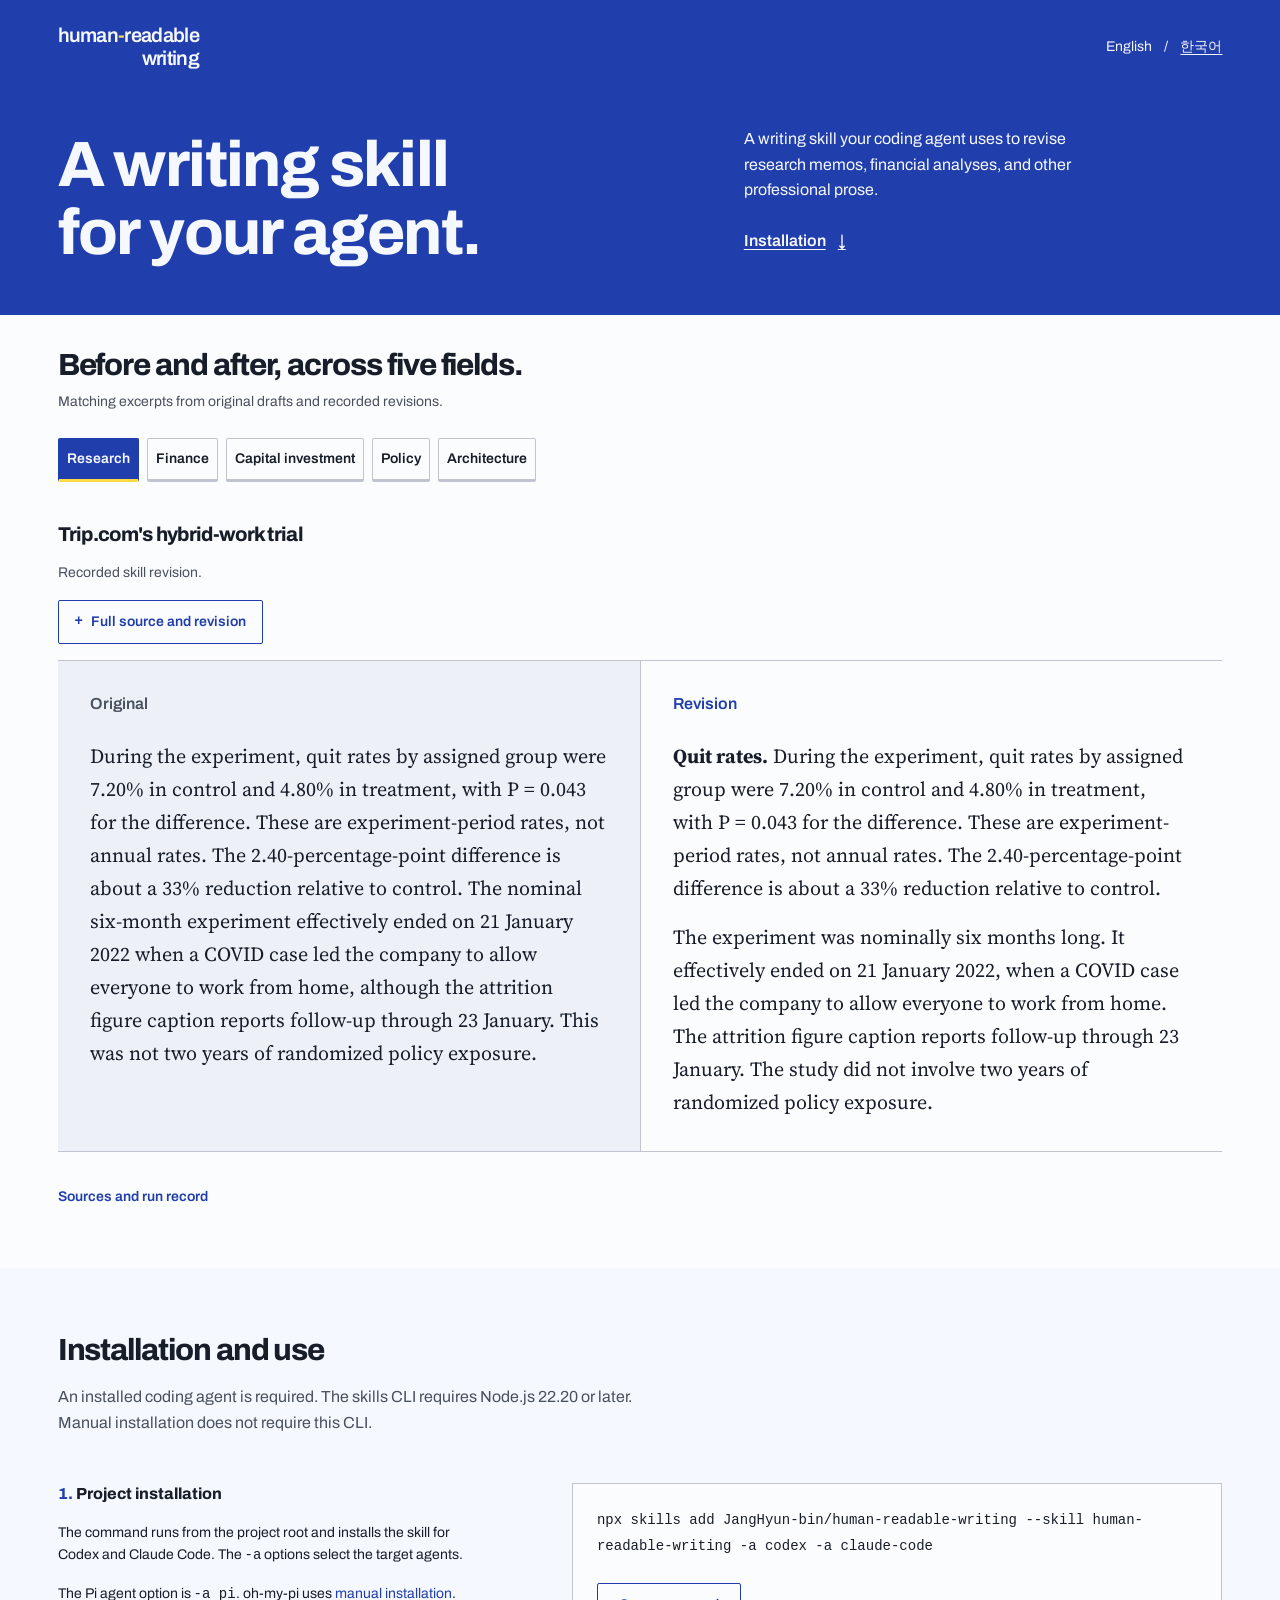
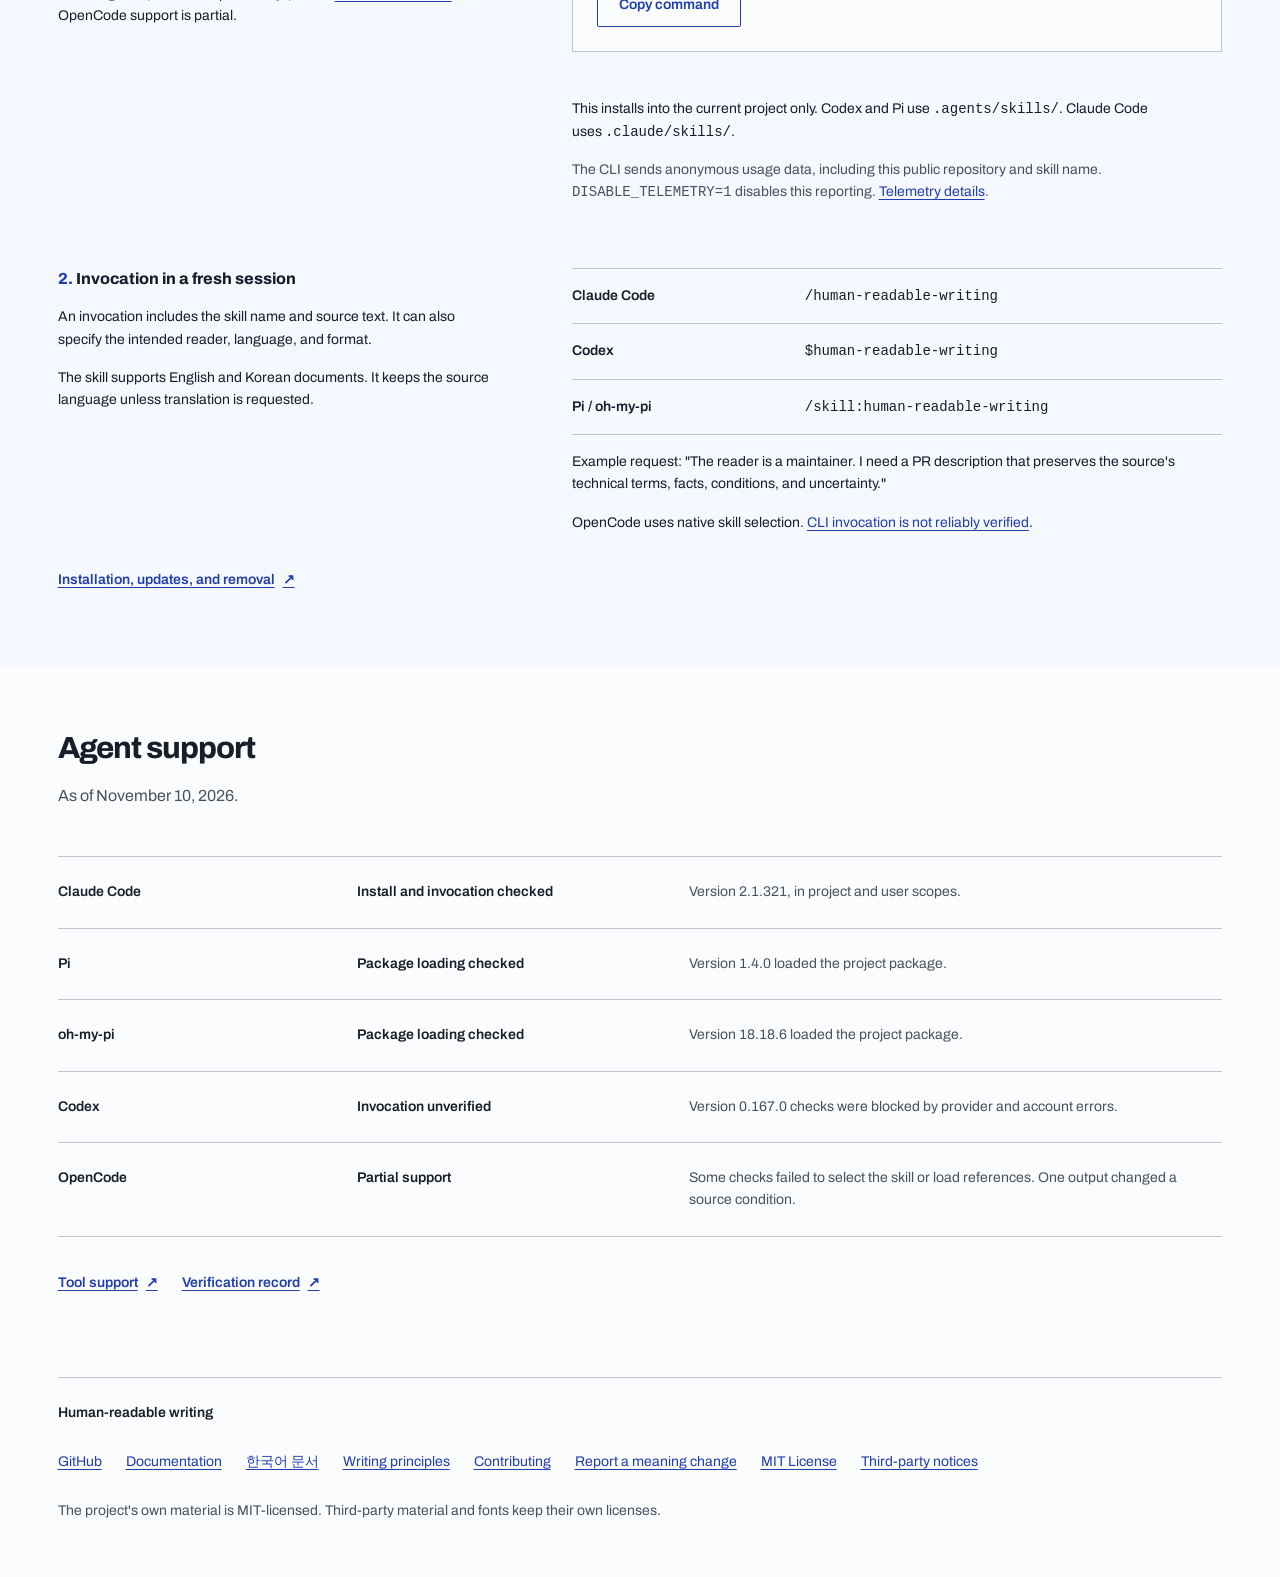
<file: site/index.html>
<!doctype html>
<html lang="en">
<head>
  <meta charset="utf-8">
  <meta name="viewport" content="width=device-width, initial-scale=1">
  <meta name="description" content="A writing skill for coding agents, with before-and-after examples in research, finance, capital investment, policy, and architecture. Includes installation, explicit invocation, and support details.">
  <title>Human-readable writing · A writing skill for your agent.</title>
  <link rel="preconnect" href="https://fonts.googleapis.com">
  <link rel="preconnect" href="https://fonts.gstatic.com" crossorigin>
  <link href="https://fonts.googleapis.com/css2?family=Archivo:wght@400;600;750&family=Source+Serif+4:opsz,wght@8..60,400;8..60,600&display=swap" rel="stylesheet">
  <link rel="alternate" hreflang="ko" href="ko/">
  <link rel="icon" type="image/svg+xml" href="assets/mark.svg">
  <link rel="stylesheet" href="assets/tokens.css">
  <link rel="stylesheet" href="assets/site.css">
  <script src="assets/site.js" defer></script>
</head>
<body>
  <a class="skip-link" href="#main">Skip to content</a>
  <div class="opening">
    <header class="masthead wrap">
      <a class="wordmark" href="./" aria-label="Human-readable writing home"><span>human<span class="brand-hyphen">-</span>readable</span><span>writing</span></a>
      <nav class="language-links" aria-label="Language"><span lang="en" aria-current="page">English</span><span aria-hidden="true">/</span><a lang="ko" hreflang="ko" href="ko/">한국어</a></nav>
    </header>
  </div>
    <main id="main" tabindex="-1">
      <div class="opening">
      <section class="intro wrap" aria-labelledby="page-title">
        <h1 id="page-title">A writing skill for your agent.</h1>
        <div class="intro-copy">
          <p>A writing skill your coding agent uses to revise research memos, financial analyses, and other professional prose.</p>
          <a class="install-link" href="#install">Installation <span aria-hidden="true">↓</span></a>
        </div>
      </section>
  </div>
      <section class="comparison wrap" id="example" aria-labelledby="example-title">
        <div class="comparison-heading">
          <h2 id="example-title">Before and after, across five fields.</h2>
          <p class="example-notice">Matching excerpts from original drafts and recorded revisions.</p>
        </div>
        <!-- professional-examples:start -->
        <div data-example-browser>
        <nav class="example-tabs" data-example-tabs aria-label="Writing genre">
        <a class="example-tab" href="#example-research" id="example-tab-research">Research</a>
        <a class="example-tab" href="#example-finance" id="example-tab-finance">Finance</a>
        <a class="example-tab" href="#example-capex" id="example-tab-capex">Capital investment</a>
        <a class="example-tab" href="#example-policy" id="example-tab-policy">Policy</a>
        <a class="example-tab" href="#example-architecture" id="example-tab-architecture">Architecture</a>
        </nav>
        <article class="example-panel" id="example-research" data-example-panel aria-labelledby="example-topic-research">
        <h3 class="example-topic" id="example-topic-research">Trip.com&#x27;s hybrid-work trial</h3>
        <p class="example-notice">Recorded skill revision.</p>
        <figure class="edit">
        <details class="example-detail">
        <summary><span class="when-closed">Full source and revision</span><span class="when-open">Excerpt view</span></summary>
        <div class="diptych">
        <section class="document document-before" aria-labelledby="example-research-full-before-label">
        <h4 class="document-label" id="example-research-full-before-label">Original</h4>
        <div class="document-copy">
        <h5>Trip.com retention evidence for hybrid-policy review</h5>
        <h6>Evidence for the HR director</h6>
        <p>Bloom, Han and Liang&#x27;s <a href="https://www.nature.com/articles/s41586-024-07500-2">2024 Nature study</a> covered 1,612 university-graduate engineering, marketing and finance employees in Trip.com&#x27;s Airfare and IT divisions in Shanghai. Interns and new employees on probation were excluded. At this single employer, random assignment by odd or even birthday dates put 792 odd-birthday employees in a group allowed to work from home on Wednesday and Friday, with three office days, and 820 even-birthday employees in a five-office-day control group. The two home days were optional. The 518 initial volunteers started in the week of 9 August 2021, and the remaining 1,094 non-volunteers in the week of 13 September.</p>
        <p>During the experiment, quit rates by assigned group were 7.20% in control and 4.80% in treatment, with P = 0.043 for the difference. These are experiment-period rates, not annual rates. The 2.40-percentage-point difference is about a 33% reduction relative to control. The nominal six-month experiment effectively ended on 21 January 2022 when a COVID case led the company to allow everyone to work from home, although the attrition figure caption reports follow-up through 23 January. This was not two years of randomized policy exposure.</p>
        <p>Among employees assigned eligibility, actual take-up was about 55% for volunteers and 40% for non-volunteers across Wednesday and Friday opportunities, excluding public holidays, personal holidays and excused absences. These percentages use neither all employees nor all weekdays as their denominator. Typical use was about one day weekly. The quit-rate comparison therefore estimates assignment to the optional policy, not the effect of actually working from home twice every week.</p>
        <h6>Implication for our review</h6>
        <p>My judgment is that this evidence warrants considering a comparable optional-policy trial for graduate office roles, subject to checking how similar our work and commuting conditions are. That is a policy judgment, not a research finding that another employer will achieve the same quit-rate reduction or that fully remote work is equivalent.</p>
        </div>
        </section>
        <section class="document document-after" aria-labelledby="example-research-full-after-label">
        <h4 class="document-label" id="example-research-full-after-label">Revision</h4>
        <div class="document-copy">
        <h5>Trip.com retention evidence for hybrid-policy review</h5>
        <h6>Evidence for the HR director</h6>
        <p><strong>Study design.</strong> Bloom, Han and Liang&#x27;s <a href="https://www.nature.com/articles/s41586-024-07500-2">2024 Nature study</a> covered 1,612 university-graduate engineering, marketing and finance employees in Trip.com&#x27;s Airfare and IT divisions in Shanghai. Interns and new employees on probation were excluded. The study took place at a single employer.</p>
        <p>Assignment was random, based on whether an employee&#x27;s birthday date was odd or even:</p>
        <ul><li>792 odd-birthday employees were allowed to work from home on Wednesday and Friday, leaving three office days. The two home days were optional.</li><li>820 even-birthday employees formed a control group with five office days.</li></ul>
        <p>The 518 initial volunteers started in the week of 9 August 2021. The remaining 1,094 non-volunteers started in the week of 13 September.</p>
        <p><strong>Quit rates.</strong> During the experiment, quit rates by assigned group were 7.20% in control and 4.80% in treatment, with P = 0.043 for the difference. These are experiment-period rates, not annual rates. The 2.40-percentage-point difference is about a 33% reduction relative to control.</p>
        <p>The experiment was nominally six months long. It effectively ended on 21 January 2022, when a COVID case led the company to allow everyone to work from home. The attrition figure caption reports follow-up through 23 January. The study did not involve two years of randomized policy exposure.</p>
        <p><strong>Take-up.</strong> Among employees assigned eligibility, actual take-up was about 55% for volunteers and 40% for non-volunteers. These figures count Wednesday and Friday opportunities and exclude public holidays, personal holidays and excused absences. The denominator is therefore neither all employees nor all weekdays. Typical use was about one day weekly.</p>
        <p>The quit-rate comparison therefore estimates the effect of being assigned to the optional policy. It does not estimate the effect of actually working from home twice every week.</p>
        <h6>Implication for our review</h6>
        <p>My judgment is that this evidence warrants considering a comparable optional-policy trial for graduate office roles, subject to checking how similar our work and commuting conditions are. This is a policy judgment. The research does not show that another employer will achieve the same quit-rate reduction, or that fully remote work is equivalent.</p>
        </div>
        </section>
        </div>
        </details>
        <div class="diptych example-preview">
        <section class="document document-before" aria-labelledby="example-research-preview-before-label">
        <h4 class="document-label" id="example-research-preview-before-label">Original</h4>
        <div class="document-copy">
        <p>During the experiment, quit rates by assigned group were 7.20% in control and 4.80% in treatment, with P = 0.043 for the difference. These are experiment-period rates, not annual rates. The 2.40-percentage-point difference is about a 33% reduction relative to control. The nominal six-month experiment effectively ended on 21 January 2022 when a COVID case led the company to allow everyone to work from home, although the attrition figure caption reports follow-up through 23 January. This was not two years of randomized policy exposure.</p>
        </div>
        </section>
        <section class="document document-after" aria-labelledby="example-research-preview-after-label">
        <h4 class="document-label" id="example-research-preview-after-label">Revision</h4>
        <div class="document-copy">
        <p><strong>Quit rates.</strong> During the experiment, quit rates by assigned group were 7.20% in control and 4.80% in treatment, with P = 0.043 for the difference. These are experiment-period rates, not annual rates. The 2.40-percentage-point difference is about a 33% reduction relative to control.</p>
        <p>The experiment was nominally six months long. It effectively ended on 21 January 2022, when a COVID case led the company to allow everyone to work from home. The attrition figure caption reports follow-up through 23 January. The study did not involve two years of randomized policy exposure.</p>
        </div>
        </section>
        </div>
        <figcaption class="edit-notes">
        <details class="example-provenance">
        <summary>Sources and run record</summary>
        <p><code>claude-sonnet-5-5</code> · 2.1.322 (Claude Code). Source-fidelity review by a separate agent.</p>
        <p>Nicholas Bloom, Ruobing Han and James Liang, <a href="https://www.nature.com/articles/s41586-024-07500-2">Hybrid working from home improves retention without damaging performance</a>, Nature 630, 920–925 (2024), DOI 10.1038/s41586-024-07500-2. <a href="https://creativecommons.org/licenses/by/4.0/">CC BY 4.0</a>. Findings selected and paraphrased into project-authored English and Korean memos, with a policy judgment added. The Korean memo is not an authorized translation.</p>
        <p><a href="assets/examples/research/record.json" download>Source packet and run record (JSON)</a> · <a href="assets/examples/LICENSE">Project MIT license</a> · <a href="assets/examples/NOTICE.md">Notice</a></p>
        </details>
        </figcaption>
        </figure>
        </article>
        <article class="example-panel" id="example-finance" data-example-panel aria-labelledby="example-topic-finance">
        <h3 class="example-topic" id="example-topic-finance">Profit rises while operating cash flow falls</h3>
        <p class="example-notice">Fictional case · Recorded skill revision.</p>
        <figure class="edit">
        <details class="example-detail">
        <summary><span class="when-closed">Full source and revision</span><span class="when-open">Excerpt view</span></summary>
        <div class="diptych">
        <section class="document document-before" aria-labelledby="example-finance-full-before-label">
        <h4 class="document-label" id="example-finance-full-before-label">Original</h4>
        <div class="document-copy">
        <h5>Quarterly profit and operating cash flow review</h5>
        <p>This fictional manufacturer reports on an unchanged scope for the standalone April 1 through June 30 quarters of 2025 and 2026, not year-to-date periods. All amounts are exact KRW million. Net income increased by 200, or 20% of the Q2 2025 base of 1,000, while operating cash flow fell by 300 but remained positive in both quarters. Net income is a supplied bottom-line input rather than a reconstructed income statement.</p>
        <h6>Reconciliation</h6>
        <p>For the balance rows, the table gives each quarter&#x27;s opening and closing balances followed by the cash flow adjustment.</p>
        <table><thead><tr><th scope="col">Item</th><th scope="col">Q2 2025</th><th scope="col">Q2 2026</th></tr></thead><tbody><tr><td>Net income</td><td>1,000</td><td>1,200</td></tr><tr><td>Depreciation expense included in net income, added back</td><td>+200</td><td>+240</td></tr><tr><td>Trade receivables</td><td>800 to 900, adjustment -100</td><td>900 to 1,300, adjustment -400</td></tr><tr><td>Inventory</td><td>1,000 to 1,250, adjustment -250</td><td>1,200 to 1,800, adjustment -600</td></tr><tr><td>Trade payables</td><td>500 to 550, adjustment +50</td><td>600 to 760, adjustment +160</td></tr><tr><td>Other adjustments</td><td>0</td><td>0</td></tr><tr><td>Operating cash flow</td><td>900</td><td>600</td></tr></tbody></table>
        <p>Other adjustments total zero by design, and no acquisitions, currency translation, write-offs, reclassifications, or other noncash movements affect these balance changes. Depreciation is a noncash add-back, not a cash receipt. Accordingly, the reconciliations are <code>1,000 + 200 - 100 - 250 + 50 = 900</code> and <code>1,200 + 240 - 400 - 600 + 160 = 600</code>.</p>
        <p>The combined working-capital adjustment moved from -300 to -840. Its additional -540 outweighed the +200 net income change and +40 depreciation adjustment change. The operating cash flow change bridge is <code>+200 + 40 - 300 - 350 + 110 = -300</code>, with the last three components reflecting the larger receivable increase, larger inventory increase, and larger payable increase, respectively.</p>
        <h6>Interpretation limits</h6>
        <p>Cash balances, investing and financing flows, collection terms, receivable aging, inventory plans, and profit-growth causes are not supplied. Unknown is not zero. The reconciliation does not establish overdue customers, unsold inventory, or financial distress. Operating cash flow alone cannot establish a cash-balance change or support a complete liquidity assessment.</p>
        </div>
        </section>
        <section class="document document-after" aria-labelledby="example-finance-full-after-label">
        <h4 class="document-label" id="example-finance-full-after-label">Revision</h4>
        <div class="document-copy">
        <h5>Quarterly profit and operating cash flow review</h5>
        <p>This review covers a fictional manufacturer on an unchanged scope. It compares the standalone quarters of April 1 through June 30, 2025 and 2026, not year-to-date periods. All amounts are exact KRW million.</p>
        <p>Net income rose by 200, which is 20% of the Q2 2025 base of 1,000. Operating cash flow fell by 300 but stayed positive in both quarters. Net income is a supplied bottom-line input, not a reconstructed income statement.</p>
        <h6>Reconciliation</h6>
        <p>For the balance rows, the table gives each quarter&#x27;s opening and closing balances, followed by the cash flow adjustment.</p>
        <table><thead><tr><th scope="col">Item</th><th scope="col">Q2 2025</th><th scope="col">Q2 2026</th></tr></thead><tbody><tr><td>Net income</td><td>1,000</td><td>1,200</td></tr><tr><td>Depreciation expense included in net income, added back</td><td>+200</td><td>+240</td></tr><tr><td>Trade receivables</td><td>800 to 900, adjustment -100</td><td>900 to 1,300, adjustment -400</td></tr><tr><td>Inventory</td><td>1,000 to 1,250, adjustment -250</td><td>1,200 to 1,800, adjustment -600</td></tr><tr><td>Trade payables</td><td>500 to 550, adjustment +50</td><td>600 to 760, adjustment +160</td></tr><tr><td>Other adjustments</td><td>0</td><td>0</td></tr><tr><td>Operating cash flow</td><td>900</td><td>600</td></tr></tbody></table>
        <p>Other adjustments total zero by design. No acquisitions, currency translation, write-offs, reclassifications, or other noncash movements affect these balance changes. Depreciation is a noncash add-back, not a cash receipt. The reconciliations are therefore:</p>
        <ul><li>Q2 2025: <code>1,000 + 200 - 100 - 250 + 50 = 900</code></li><li>Q2 2026: <code>1,200 + 240 - 400 - 600 + 160 = 600</code></li></ul>
        <p>The combined working-capital adjustment moved from -300 to -840. That additional -540 outweighed the +200 change in net income and the +40 change in the depreciation add-back.</p>
        <p>The bridge for the change in operating cash flow is <code>+200 + 40 - 300 - 350 + 110 = -300</code>. The first two terms are the changes in net income and the depreciation add-back. The last three reflect the larger receivable increase (-300), the larger inventory increase (-350), and the larger payable increase (+110), respectively.</p>
        <h6>Interpretation limits</h6>
        <p>The source does not supply cash balances, investing and financing flows, collection terms, receivable aging, inventory plans, or the causes of profit growth. Unknown is not zero.</p>
        <p>The reconciliation does not establish overdue customers, unsold inventory, or financial distress. Operating cash flow alone cannot establish a change in the cash balance or support a complete liquidity assessment.</p>
        </div>
        </section>
        </div>
        </details>
        <div class="diptych example-preview">
        <section class="document document-before" aria-labelledby="example-finance-preview-before-label">
        <h4 class="document-label" id="example-finance-preview-before-label">Original</h4>
        <div class="document-copy">
        <p>This fictional manufacturer reports on an unchanged scope for the standalone April 1 through June 30 quarters of 2025 and 2026, not year-to-date periods. All amounts are exact KRW million. Net income increased by 200, or 20% of the Q2 2025 base of 1,000, while operating cash flow fell by 300 but remained positive in both quarters. Net income is a supplied bottom-line input rather than a reconstructed income statement.</p>
        </div>
        </section>
        <section class="document document-after" aria-labelledby="example-finance-preview-after-label">
        <h4 class="document-label" id="example-finance-preview-after-label">Revision</h4>
        <div class="document-copy">
        <p>This review covers a fictional manufacturer on an unchanged scope. It compares the standalone quarters of April 1 through June 30, 2025 and 2026, not year-to-date periods. All amounts are exact KRW million.</p>
        <p>Net income rose by 200, which is 20% of the Q2 2025 base of 1,000. Operating cash flow fell by 300 but stayed positive in both quarters. Net income is a supplied bottom-line input, not a reconstructed income statement.</p>
        </div>
        </section>
        </div>
        <figcaption class="edit-notes">
        <details class="example-provenance">
        <summary>Sources and run record</summary>
        <p><code>claude-sonnet-5-5</code> · 2.1.322 (Claude Code). Source-fidelity review by a separate agent.</p>
        <p>The scenario, figures and drafts are project-authored fiction. The <a href="https://www.sec.gov/investor/pubs/begfinstmtguide.htm">SEC financial-statement guide</a> is a conceptual reference, not the source of the figures. No SEC graphics or tables are reproduced.</p>
        <p><a href="assets/examples/finance/record.json" download>Source packet and run record (JSON)</a> · <a href="assets/examples/LICENSE">Project MIT license</a> · <a href="assets/examples/NOTICE.md">Notice</a></p>
        </details>
        </figcaption>
        </figure>
        </article>
        <article class="example-panel" id="example-capex" data-example-panel aria-labelledby="example-topic-capex">
        <h3 class="example-topic" id="example-topic-capex">Warehouse automation before pilot approval</h3>
        <p class="example-notice">Fictional case · Recorded skill revision.</p>
        <figure class="edit">
        <details class="example-detail">
        <summary><span class="when-closed">Full source and revision</span><span class="when-open">Excerpt view</span></summary>
        <div class="diptych">
        <section class="document document-before" aria-labelledby="example-capex-full-before-label">
        <h4 class="document-label" id="example-capex-full-before-label">Original</h4>
        <div class="document-copy">
        <h5>Warehouse automation investment review</h5>
        <p>Fictional scenario. Prepared for the operations director and investment committee. All figures are pre-investment assumptions, not measured equipment performance. Money is in constant KRW million unless stated otherwise.</p>
        <p>Four comparable zones each process 1,200 eligible cases daily for 300 operating days annually, with fixed demand and no sales uplift. Of eight scheduled hours daily, 75%, or six hours, are occupied processing time. A two-worker team processes 200 cases per occupied team-hour manually. Automation targets an unvalidated 300 with the same staffing and case mix. Processing would take four rather than six team-hours, releasing four worker-hours daily per zone, or 1,200 annually and 4,800 sitewide. Scheduled time, occupied team-hours and worker-hours are different measures.</p>
        <p>Cash realization assumes cancellation of 600 agency hours per zone annually at KRW 30,000 per invoiced hour. This yields 18 per zone and cancels only 2,400 sitewide hours, not all released hours. Permanent payroll stays unchanged. Other released hours support redeployment without cash savings. Spend cancellation remains unvalidated. Annual gross cash savings are 18 for the pilot and 72 sitewide. Incremental maintenance, software and energy cost 4 and 12 respectively, leaving net savings of 14 and 60.</p>
        <p>Immediate four-zone deployment costs 240 upfront. A one-zone pilot lasts one operating year and costs 75 upfront. Conditional expansion reuses pilot equipment but costs another 190, totaling 265. Spending and go-live coincide. The model assumes no ramp, constant savings and uniform cash accrual, with expansion immediately after year one. It excludes tax, depreciation, financing, discounting, working capital and salvage. Simple payback is 240 / 60 = 4.00 years for full deployment. Continuing the pilot without expansion gives 75 / 14, about 5.36 years. Conditional staged payback from initial outlay is 1 + (75 - 14 + 190) / 60, about 5.18 years. Year one earns only 14.</p>
        <p>Expansion would require target throughput on comparable case mix, a case-error rate at most 0.5%, no unresolved critical safety findings and documented cancellation of 600 agency hours during the pilot year. Finance and operations must substantiate the remaining zones&#x27; economics before separate expansion approval. Management recommends authorizing only the 75 pilot tranche because throughput and spend cancellation remain unvalidated. Neither tranche is approved or completed. The pilot commits 165 less initially, but staging adds 25 in capital and delays modeled payback. Immediate deployment has better assumed economics but commits more capital before cash realization is proven.</p>
        </div>
        </section>
        <section class="document document-after" aria-labelledby="example-capex-full-after-label">
        <h4 class="document-label" id="example-capex-full-after-label">Revision</h4>
        <div class="document-copy">
        <h5>Warehouse automation investment review</h5>
        <p><em>Fictional scenario. Prepared for the operations director and investment committee. All figures are pre-investment assumptions, not measured equipment performance. Money is in constant KRW million unless stated otherwise.</em></p>
        <h6>Decision</h6>
        <p>Management recommends authorizing only the 75 pilot tranche, because throughput and spend cancellation remain unvalidated. Neither tranche is approved or completed.</p>
        <p>The pilot commits 165 less initially than immediate deployment. Staging, however, adds 25 in capital and delays modeled payback. Immediate deployment has better assumed economics but commits more capital before cash realization is proven.</p>
        <h6>Operating assumptions</h6>
        <p>Four comparable zones each process 1,200 eligible cases daily for 300 operating days annually. Demand is fixed and the model assumes no sales uplift.</p>
        <p>Of eight scheduled hours daily, 75%, or six hours, are occupied processing time. A two-worker team processes 200 cases per occupied team-hour manually. Automation targets 300 cases per occupied team-hour, which is unvalidated, with the same staffing and case mix.</p>
        <p>At 300 cases per team-hour, processing would take four team-hours instead of six. This releases four worker-hours daily per zone, or 1,200 annually per zone and 4,800 sitewide. Scheduled time, occupied team-hours and worker-hours are different measures.</p>
        <h6>Cash savings</h6>
        <p>Cash realization assumes the cancellation of 600 agency hours per zone annually at KRW 30,000 per invoiced hour. This yields 18 per zone. Sitewide, it cancels only 2,400 hours, not all released hours.</p>
        <p>Permanent payroll stays unchanged. The other released hours support redeployment without cash savings. Spend cancellation remains unvalidated.</p>
        <table><thead><tr><th scope="col">Annual figure</th><th scope="col">Pilot (1 zone)</th><th scope="col">Sitewide (4 zones)</th></tr></thead><tbody><tr><td>Gross cash savings</td><td>18</td><td>72</td></tr><tr><td>Incremental maintenance, software and energy cost</td><td>4</td><td>12</td></tr><tr><td>Net savings</td><td>14</td><td>60</td></tr></tbody></table>
        <h6>Capital and payback</h6>
        <p>Immediate four-zone deployment costs 240 upfront. A one-zone pilot lasts one operating year and costs 75 upfront. Conditional expansion reuses pilot equipment but costs another 190, for a total of 265.</p>
        <p>The model makes these assumptions:</p>
        <ul><li>Spending and go-live coincide.</li><li>There is no ramp, savings are constant, and cash accrues uniformly.</li><li>Expansion occurs immediately after year one.</li><li>The model excludes tax, depreciation, financing, discounting, working capital and salvage.</li></ul>
        <table><thead><tr><th scope="col">Option</th><th scope="col">Upfront capital</th><th scope="col">Total capital</th><th scope="col">Simple payback</th></tr></thead><tbody><tr><td>Immediate four-zone deployment</td><td>240</td><td>240</td><td>240 / 60 = 4.00 years</td></tr><tr><td>Pilot only, no expansion</td><td>75</td><td>75</td><td>75 / 14, about 5.36 years</td></tr><tr><td>Pilot, then expansion</td><td>75</td><td>265</td><td>1 + (75 − 14 + 190) / 60, about 5.18 years from initial outlay</td></tr></tbody></table>
        <p>Year one earns only 14 in the staged case.</p>
        <h6>Conditions for expansion</h6>
        <p>Expansion would require all of the following:</p>
        <ul><li>target throughput on a comparable case mix;</li><li>a case-error rate of 0.5% or less;</li><li>no unresolved critical safety findings;</li><li>documented cancellation of 600 agency hours during the pilot year.</li></ul>
        <p>Finance and operations must also substantiate the economics of the remaining zones before a separate expansion approval.</p>
        </div>
        </section>
        </div>
        </details>
        <div class="diptych example-preview">
        <section class="document document-before" aria-labelledby="example-capex-preview-before-label">
        <h4 class="document-label" id="example-capex-preview-before-label">Original</h4>
        <div class="document-copy">
        <p>Four comparable zones each process 1,200 eligible cases daily for 300 operating days annually, with fixed demand and no sales uplift. Of eight scheduled hours daily, 75%, or six hours, are occupied processing time. A two-worker team processes 200 cases per occupied team-hour manually. Automation targets an unvalidated 300 with the same staffing and case mix. Processing would take four rather than six team-hours, releasing four worker-hours daily per zone, or 1,200 annually and 4,800 sitewide. Scheduled time, occupied team-hours and worker-hours are different measures.</p>
        </div>
        </section>
        <section class="document document-after" aria-labelledby="example-capex-preview-after-label">
        <h4 class="document-label" id="example-capex-preview-after-label">Revision</h4>
        <div class="document-copy">
        <p>Four comparable zones each process 1,200 eligible cases daily for 300 operating days annually. Demand is fixed and the model assumes no sales uplift.</p>
        <p>Of eight scheduled hours daily, 75%, or six hours, are occupied processing time. A two-worker team processes 200 cases per occupied team-hour manually. Automation targets 300 cases per occupied team-hour, which is unvalidated, with the same staffing and case mix.</p>
        <p>At 300 cases per team-hour, processing would take four team-hours instead of six. This releases four worker-hours daily per zone, or 1,200 annually per zone and 4,800 sitewide. Scheduled time, occupied team-hours and worker-hours are different measures.</p>
        </div>
        </section>
        </div>
        <figcaption class="edit-notes">
        <details class="example-provenance">
        <summary>Sources and run record</summary>
        <p><code>claude-sonnet-5-5</code> · 2.1.322 (Claude Code). Source-fidelity review by a separate agent.</p>
        <p>The scenario, figures and drafts are project-authored fiction. They are pre-investment assumptions, not measured equipment performance. No third-party material is reproduced.</p>
        <p><a href="assets/examples/capex/record.json" download>Source packet and run record (JSON)</a> · <a href="assets/examples/LICENSE">Project MIT license</a> · <a href="assets/examples/NOTICE.md">Notice</a></p>
        </details>
        </figcaption>
        </figure>
        </article>
        <article class="example-panel" id="example-policy" data-example-panel aria-labelledby="example-topic-policy">
        <h3 class="example-topic" id="example-topic-policy">Congestion-pricing figures and missing evidence</h3>
        <p class="example-notice">Recorded skill revision.</p>
        <figure class="edit">
        <details class="example-detail">
        <summary><span class="when-closed">Full source and revision</span><span class="when-open">Excerpt view</span></summary>
        <div class="diptych">
        <section class="document document-before" aria-labelledby="example-policy-full-before-label">
        <h4 class="document-label" id="example-policy-full-before-label">Original</h4>
        <div class="document-copy">
        <h5>Evidence request on New York congestion pricing</h5>
        <p>To the transport-policy reviewer</p>
        <h6>Reported results and missing definitions</h6>
        <p>Page 13 of MTA&#x27;s December 17, 2025 board presentation, <em>2025 in Data</em>, reports 11% fewer vehicle entries into the central business district, or CBD, and 71,000 fewer per day. These are entry counts, not unique cars or vehicle-miles, and the rounded figures do not establish an exact baseline count. Observation and comparison periods and baseline construction are unspecified on the slide.</p>
        <p>MTA also reports car speeds within the CBD up 4.3%, which does not mean travel time fell 4.3%. Absolute speeds, weighting, hours covered, measurement provider, baseline, and observation and comparison periods are unspecified.</p>
        <p>MTA reports PM2.5 down 22% in the first six months, crediting Cornell University, 2025. The slide places this claim under a Congestion Relief Zone heading without specifying exact study dates, the concentration statistic, the percentage denominator, or detailed geographic coverage. The concentration claim does not establish a 22% reduction in emissions, all pollutants, or individual exposure, and cannot be generalized citywide. The presentation title does not establish a common full-year comparison for these metrics.</p>
        <h6>Evidence requested</h6>
        <p>I treat the implementing agency&#x27;s summary as a record of attributed claims, not independent causal proof of the policy&#x27;s effects. For independent review, I request the traffic series and calculation methods, the missing periods and baselines, and the underlying air-quality study&#x27;s geography, statistic, counterfactual method, and uncertainty. This is my request for evidence, not MTA&#x27;s recommendation or a recommendation to repeal or expand congestion pricing.</p>
        </div>
        </section>
        <section class="document document-after" aria-labelledby="example-policy-full-after-label">
        <h4 class="document-label" id="example-policy-full-after-label">Revision</h4>
        <div class="document-copy">
        <h5>Evidence request on New York congestion pricing</h5>
        <p>To the transport-policy reviewer</p>
        <h6>Reported results and missing definitions</h6>
        <p>Page 13 of MTA&#x27;s December 17, 2025 board presentation, <em>2025 in Data</em>, reports three results. The tables below set out each claim, what it does not establish, and what the slide leaves unspecified.</p>
        <table><thead><tr><th scope="col">Reported result</th><th scope="col">What it does not establish</th><th scope="col">Unspecified on the slide</th></tr></thead><tbody><tr><td>11% fewer vehicle entries into the central business district (CBD), and 71,000 fewer per day</td><td>These are entry counts, not unique cars or vehicle-miles. The rounded figures do not establish an exact baseline count.</td><td>Observation and comparison periods; baseline construction</td></tr><tr><td>Car speeds within the CBD up 4.3%</td><td>A 4.3% speed increase does not mean travel time fell 4.3%.</td><td>Absolute speeds; weighting; hours covered; measurement provider; baseline; observation and comparison periods</td></tr><tr><td>PM2.5 down 22% in the first six months, crediting Cornell University, 2025</td><td>The concentration claim does not establish a 22% reduction in emissions, all pollutants, or individual exposure. It cannot be generalized citywide.</td><td>Exact study dates; the concentration statistic; the percentage denominator; detailed geographic coverage</td></tr></tbody></table>
        <p>MTA places the PM2.5 claim under a Congestion Relief Zone heading. The presentation title, <em>2025 in Data</em>, does not establish a common full-year comparison for these metrics.</p>
        <h6>Evidence requested</h6>
        <p>I treat the implementing agency&#x27;s summary as a record of attributed claims, not independent causal proof of the policy&#x27;s effects. For independent review, I request:</p>
        <ul><li>the traffic series and calculation methods;</li><li>the missing periods and baselines;</li><li>the underlying air-quality study&#x27;s geography, statistic, counterfactual method, and uncertainty.</li></ul>
        <p>This is my request for evidence, not MTA&#x27;s recommendation or a recommendation to repeal or expand congestion pricing.</p>
        </div>
        </section>
        </div>
        </details>
        <div class="diptych example-preview">
        <section class="document document-before" aria-labelledby="example-policy-preview-before-label">
        <h4 class="document-label" id="example-policy-preview-before-label">Original</h4>
        <div class="document-copy">
        <p>Page 13 of MTA&#x27;s December 17, 2025 board presentation, <em>2025 in Data</em>, reports 11% fewer vehicle entries into the central business district, or CBD, and 71,000 fewer per day. These are entry counts, not unique cars or vehicle-miles, and the rounded figures do not establish an exact baseline count. Observation and comparison periods and baseline construction are unspecified on the slide.</p>
        <p>MTA also reports car speeds within the CBD up 4.3%, which does not mean travel time fell 4.3%. Absolute speeds, weighting, hours covered, measurement provider, baseline, and observation and comparison periods are unspecified.</p>
        <p>MTA reports PM2.5 down 22% in the first six months, crediting Cornell University, 2025. The slide places this claim under a Congestion Relief Zone heading without specifying exact study dates, the concentration statistic, the percentage denominator, or detailed geographic coverage. The concentration claim does not establish a 22% reduction in emissions, all pollutants, or individual exposure, and cannot be generalized citywide. The presentation title does not establish a common full-year comparison for these metrics.</p>
        </div>
        </section>
        <section class="document document-after" aria-labelledby="example-policy-preview-after-label">
        <h4 class="document-label" id="example-policy-preview-after-label">Revision</h4>
        <div class="document-copy">
        <p>Page 13 of MTA&#x27;s December 17, 2025 board presentation, <em>2025 in Data</em>, reports three results. The tables below set out each claim, what it does not establish, and what the slide leaves unspecified.</p>
        <table><thead><tr><th scope="col">Reported result</th><th scope="col">What it does not establish</th><th scope="col">Unspecified on the slide</th></tr></thead><tbody><tr><td>11% fewer vehicle entries into the central business district (CBD), and 71,000 fewer per day</td><td>These are entry counts, not unique cars or vehicle-miles. The rounded figures do not establish an exact baseline count.</td><td>Observation and comparison periods; baseline construction</td></tr><tr><td>Car speeds within the CBD up 4.3%</td><td>A 4.3% speed increase does not mean travel time fell 4.3%.</td><td>Absolute speeds; weighting; hours covered; measurement provider; baseline; observation and comparison periods</td></tr><tr><td>PM2.5 down 22% in the first six months, crediting Cornell University, 2025</td><td>The concentration claim does not establish a 22% reduction in emissions, all pollutants, or individual exposure. It cannot be generalized citywide.</td><td>Exact study dates; the concentration statistic; the percentage denominator; detailed geographic coverage</td></tr></tbody></table>
        <p>MTA places the PM2.5 claim under a Congestion Relief Zone heading. The presentation title, <em>2025 in Data</em>, does not establish a common full-year comparison for these metrics.</p>
        </div>
        </section>
        </div>
        <figcaption class="edit-notes">
        <details class="example-provenance">
        <summary>Sources and run record</summary>
        <p><code>claude-sonnet-5-5</code> · 2.1.322 (Claude Code). Source-fidelity review by a separate agent.</p>
        <p><a href="https://www.mta.info/document/194491">MTA, 2025 in Data</a>, December 17, 2025, p. 13. The original memo paraphrases attributed facts, not slides or graphics. MTA reserves rights. Its <a href="https://www.mta.info/terms-and-conditions">terms</a> and <a href="https://www.mta.info/copyright-notice">copyright notice</a> do not grant this project a general reproduction license.</p>
        <p><a href="assets/examples/policy/record.json" download>Source packet and run record (JSON)</a> · <a href="assets/examples/LICENSE">Project MIT license</a> · <a href="assets/examples/NOTICE.md">Notice</a></p>
        </details>
        </figcaption>
        </figure>
        </article>
        <article class="example-panel" id="example-architecture" data-example-panel aria-labelledby="example-topic-architecture">
        <h3 class="example-topic" id="example-topic-architecture">Duplicate webhooks and entitlement grants</h3>
        <p class="example-notice">Fictional case · Recorded skill revision.</p>
        <figure class="edit">
        <details class="example-detail">
        <summary><span class="when-closed">Full source and revision</span><span class="when-open">Excerpt view</span></summary>
        <div class="diptych">
        <section class="document document-before" aria-labelledby="example-architecture-full-before-label">
        <h4 class="document-label" id="example-architecture-full-before-label">Original</h4>
        <div class="document-copy">
        <h5>ADR 01. Durable invoice-event receipt and local entitlement grants</h5>
        <h6>Context</h6>
        <p>This proposed ADR is a fictional application design, not a Stripe, API, or production change. It assumes one account, one environment, snapshot <code>invoice.created</code> and <code>invoice.paid</code> events at version <code>2026-10-28.preview</code>, existing invoice-to-order mappings, and one non-revocable local entitlement per invoice.</p>
        <p>Stripe documents <a href="https://docs.stripe.com/webhooks#event-ordering">unordered delivery</a> and <a href="https://docs.stripe.com/webhooks#handle-duplicate-events">duplicate events</a>. Snapshot <code>created</code> values have second-level precision and establish neither order nor uniqueness. Repeated delivery of one Event and separate duplicate Event objects differ. Stripe recommends <code>data.object.id</code> with <code>event.type</code> for the latter, not blanket suppression of future object updates.</p>
        <p>The fictional arrival trace is <code>invoice.paid</code> E2, repeated E2, late <code>invoice.created</code> E1, and distinct duplicate <code>invoice.paid</code> E3. These four deliveries contain three Event IDs and two types for one invoice and order. E1 was generated before E2, possibly within the same timestamp second.</p>
        <h6>Decision</h6>
        <p>Use a durable inbox as the work queue, without external queue publication. Store payload, receipt time, and <code>pending</code> or <code>completed</code> state under a unique <code>(account_id, event_id)</code> key. <code>account_id</code> is configured account context, not an assumed payload field. <code>event_id</code>, <code>event_type</code>, and <code>invoice_id</code> come from <code>Event.id</code>, <code>Event.type</code>, and <code>data.object.id</code>. The business-operation key is <code>(account_id, invoice_id, operation_kind=grant_entitlement)</code>, not the Event ID.</p>
        <p>Following Stripe&#x27;s <a href="https://docs.stripe.com/webhooks#create-a-handler">handler guidance</a>, verify the signature against the unmodified raw body. Commit the inbox row or confirm its durable predecessor before promptly returning <code>2xx</code>. Persistence failure receives no success response. Receipt acknowledges delivery, not business completion. Repeated E2 adds no work, including when its existing row is still pending. It neither discards that row nor marks it completed. A crash after receipt commit but before acknowledgment leaves the committed work available on redelivery.</p>
        <p>One ACID database holds inbox, operation ledger, and entitlement, with locks and unique constraints for concurrent workers. Paid processing retrieves the invoice and requires confirmed <code>status=paid</code> and its matching existing <code>order_id</code>. Retrieval failure or an unmet condition leaves work pending. For a new operation, ledger insertion, entitlement mutation, and inbox completion commit atomically. An existing operation permits completion without another grant, including for E3. A transaction crash cannot commit only completion. Created processing completes its receipt without resetting entitlement, so late E1 cannot undo a grant.</p>
        <h6>Alternatives</h6>
        <p>Event-ID-only deduplication misses E3. Acknowledgment before persistence risks losing work. Timestamp sorting cannot establish order. None replaces business-operation uniqueness.</p>
        <h6>Consequences and limits</h6>
        <p>Database contention and pending-work recovery are costs. Pending rows remain retryable, and inbox and operation records are not pruned within this example. Under these database and retention assumptions, eventual successful receipt, worker retries, retrieval, paid confirmation, and order matching produce one local grant for this trace, not global exactly-once execution. Refunds, disputes, subscription changes, external fulfillment, and outbound payment API idempotency are excluded.</p>
        </div>
        </section>
        <section class="document document-after" aria-labelledby="example-architecture-full-after-label">
        <h4 class="document-label" id="example-architecture-full-after-label">Revision</h4>
        <div class="document-copy">
        <h5>ADR 01. Durable invoice-event receipt and local entitlement grants</h5>
        <h6>Context</h6>
        <p>This proposed ADR describes a fictional application design. It is not a Stripe change, an API change, or a production change. It assumes one account, one environment, snapshot <code>invoice.created</code> and <code>invoice.paid</code> events at version <code>2026-10-28.preview</code>, existing invoice-to-order mappings, and one non-revocable local entitlement per invoice.</p>
        <p>Stripe documents <a href="https://docs.stripe.com/webhooks#event-ordering">unordered delivery</a> and <a href="https://docs.stripe.com/webhooks#handle-duplicate-events">duplicate events</a>. Snapshot <code>created</code> values have second-level precision, so they establish neither order nor uniqueness. Two cases must be kept apart: repeated delivery of one Event, and separate duplicate Event objects. For the second case, Stripe recommends using <code>data.object.id</code> together with <code>event.type</code>. It does not recommend blanket suppression of future object updates.</p>
        <p>The fictional arrival trace has four deliveries for one invoice and order, in this order:</p>
        <ol><li><code>invoice.paid</code> E2</li><li>A repeat of E2</li><li>A late <code>invoice.created</code> E1</li><li>A distinct duplicate <code>invoice.paid</code> E3</li></ol>
        <p>The four deliveries contain three Event IDs and two event types. E1 was generated before E2, possibly within the same timestamp second.</p>
        <h6>Decision</h6>
        <p><strong>Inbox.</strong> Use a durable inbox as the work queue, without external queue publication. Store the payload, the receipt time, and a <code>pending</code> or <code>completed</code> state under a unique <code>(account_id, event_id)</code> key.</p>
        <ul><li><code>account_id</code> is configured account context, not an assumed payload field.</li><li><code>event_id</code>, <code>event_type</code>, and <code>invoice_id</code> come from <code>Event.id</code>, <code>Event.type</code>, and <code>data.object.id</code>.</li><li>The business-operation key is <code>(account_id, invoice_id, operation_kind=grant_entitlement)</code>, not the Event ID.</li></ul>
        <p><strong>Receipt.</strong> Following Stripe&#x27;s <a href="https://docs.stripe.com/webhooks#create-a-handler">handler guidance</a>, verify the signature against the unmodified raw body. Then commit the inbox row, or confirm that a durable earlier row exists, before promptly returning <code>2xx</code>. If persistence fails, the handler does not return a success response. Receipt acknowledges delivery, not business completion.</p>
        <ul><li>A repeated E2 adds no work, including when its existing row is still pending. The repeat neither discards that row nor marks it completed.</li><li>If a crash occurs after the receipt commit but before the acknowledgment, the committed work remains available when the event is redelivered.</li></ul>
        <p><strong>Processing.</strong> One ACID database holds the inbox, the operation ledger, and the entitlement. Locks and unique constraints handle concurrent workers.</p>
        <ul><li>Paid processing retrieves the invoice. It requires a confirmed <code>status=paid</code> and a matching existing <code>order_id</code>. If retrieval fails or either condition is unmet, the work stays pending.</li><li>For a new operation, the ledger insertion, the entitlement mutation, and the inbox completion commit atomically.</li><li>If the operation already exists, the worker may complete the inbox row without another grant. This includes E3.</li><li>A transaction crash cannot commit only the completion.</li><li>Created processing completes its receipt without resetting the entitlement, so a late E1 cannot undo a grant.</li></ul>
        <h6>Alternatives</h6>
        <table><thead><tr><th scope="col">Alternative</th><th scope="col">Limit</th></tr></thead><tbody><tr><td>Event-ID-only deduplication</td><td>Misses E3.</td></tr><tr><td>Acknowledgment before persistence</td><td>Risks losing work.</td></tr><tr><td>Timestamp sorting</td><td>Cannot establish order.</td></tr></tbody></table>
        <p>None of these replaces business-operation uniqueness.</p>
        <h6>Consequences and limits</h6>
        <p>Database contention and pending-work recovery are costs. Pending rows remain retryable. Inbox and operation records are not pruned within this example.</p>
        <p>Under these database and retention assumptions, the following together produce one local grant for this trace: eventual successful receipt, worker retries, retrieval, paid confirmation, and order matching. This is not global exactly-once execution.</p>
        <p>Refunds, disputes, subscription changes, external fulfillment, and outbound payment API idempotency are excluded.</p>
        </div>
        </section>
        </div>
        </details>
        <div class="diptych example-preview">
        <section class="document document-before" aria-labelledby="example-architecture-preview-before-label">
        <h4 class="document-label" id="example-architecture-preview-before-label">Original</h4>
        <div class="document-copy">
        <p>The fictional arrival trace is <code>invoice.paid</code> E2, repeated E2, late <code>invoice.created</code> E1, and distinct duplicate <code>invoice.paid</code> E3. These four deliveries contain three Event IDs and two types for one invoice and order. E1 was generated before E2, possibly within the same timestamp second.</p>
        </div>
        </section>
        <section class="document document-after" aria-labelledby="example-architecture-preview-after-label">
        <h4 class="document-label" id="example-architecture-preview-after-label">Revision</h4>
        <div class="document-copy">
        <p>The fictional arrival trace has four deliveries for one invoice and order, in this order:</p>
        <ol><li><code>invoice.paid</code> E2</li><li>A repeat of E2</li><li>A late <code>invoice.created</code> E1</li><li>A distinct duplicate <code>invoice.paid</code> E3</li></ol>
        <p>The four deliveries contain three Event IDs and two event types. E1 was generated before E2, possibly within the same timestamp second.</p>
        </div>
        </section>
        </div>
        <figcaption class="edit-notes">
        <details class="example-provenance">
        <summary>Sources and run record</summary>
        <p><code>claude-sonnet-5-5</code> · 2.1.322 (Claude Code). Source-fidelity review by a separate agent.</p>
        <p>The fictional ADR paraphrases facts from Stripe's <a href="https://docs.stripe.com/webhooks">webhook</a>, <a href="https://docs.stripe.com/api/events/object">Event</a>, <a href="https://docs.stripe.com/api/events/types">event-type</a> and <a href="https://docs.stripe.com/api/invoices/object">Invoice</a> documentation. Stripe documentation redistribution permission is unverified. No vendor code, figures or tables are reproduced.</p>
        <p><a href="assets/examples/architecture/record.json" download>Source packet and run record (JSON)</a> · <a href="assets/examples/LICENSE">Project MIT license</a> · <a href="assets/examples/NOTICE.md">Notice</a></p>
        </details>
        </figcaption>
        </figure>
        </article>
        </div>
        <!-- professional-examples:end -->
      </section>
      <div class="install-surface">
        <section class="installation wrap" id="install" aria-labelledby="install-title">
          <div class="section-intro">
            <h2 id="install-title">Installation and use</h2>
            <p>An installed coding agent is required. The skills CLI requires Node.js 22.20 or later. Manual installation does not require this CLI.</p>
          </div>
          <ol class="install-steps">
            <li>
              <div class="step-description">
                <h3>Project installation</h3>
                <p>The command runs from the project root and installs the skill for Codex and Claude Code. The <code>-a</code> options select the target agents.</p>
                <p>The Pi agent option is <code>-a pi</code>. oh-my-pi uses <a href="https://github.com/JangHyun-bin/human-readable-writing/blob/main/docs/install.md">manual installation</a>. OpenCode support is partial.</p>
              </div>
              <div class="step-content">
                <div class="command-block">
                  <pre tabindex="0" aria-label="Project installation command"><code id="install-command">npx skills add JangHyun-bin/human-readable-writing --skill human-readable-writing -a codex -a claude-code</code></pre>
                  <button class="copy-button" id="copy-install" data-pending="Copying" data-success="Copied" data-error="Retry copy" data-success-status="Installation command copied." data-error-status="Clipboard access failed. The installation command can be selected and copied manually." type="button" aria-describedby="copy-status" hidden>Copy command</button>
                </div>
                <p class="copy-status" id="copy-status" role="status" aria-live="polite"></p>
                <p class="install-detail">This installs into the current project only. Codex and Pi use <code>.agents/skills/</code>. Claude Code uses <code>.claude/skills/</code>.</p>
                <p class="telemetry-note">The CLI sends anonymous usage data, including this public repository and skill name. <code>DISABLE_TELEMETRY=1</code> disables this reporting. <a href="https://github.com/vercel-labs/skills/blob/main/docs/troubleshooting.md#telemetry">Telemetry details</a>.</p>
              </div>
            </li>
            <li>
              <div class="step-description">
                <h3>Invocation in a fresh session</h3>
                <p>An invocation includes the skill name and source text. It can also specify the intended reader, language, and format.</p>
                <p>The skill supports English and Korean documents. It keeps the source language unless translation is requested.</p>
              </div>
              <div class="step-content">
                <dl class="invocations" aria-label="Explicit invocation commands">
                  <div><dt>Claude Code</dt><dd><code>/human-readable-writing</code></dd></div>
                  <div><dt>Codex</dt><dd><code>$human-readable-writing</code></dd></div>
                  <div><dt>Pi / oh-my-pi</dt><dd><code>/skill:human-readable-writing</code></dd></div>
                </dl>
                <p class="request-example">Example request: "The reader is a maintainer. I need a PR description that preserves the source's technical terms, facts, conditions, and uncertainty."</p>
                <p class="install-detail">OpenCode uses native skill selection. <a href="https://github.com/JangHyun-bin/human-readable-writing/blob/main/docs/tool-support.md#opencode-limitation">CLI invocation is not reliably verified</a>.</p>
              </div>
            </li>
          </ol>
          <a class="text-link" href="https://github.com/JangHyun-bin/human-readable-writing/blob/main/docs/install.md">Installation, updates, and removal <span aria-hidden="true">↗</span></a>
        </section>
      </div>
      <section class="coverage wrap" id="support" aria-labelledby="support-title">
        <div class="section-intro">
          <h2 id="support-title">Agent support</h2>
          <p>As of <time datetime="2026-11-10">November 10, 2026</time>.</p>
        </div>
        <dl class="runtime-record">
          <div><dt>Claude Code</dt><dd><span class="outcome">Install and invocation checked</span><p>Version 2.1.321, in project and user scopes.</p></dd></div>
          <div><dt>Pi</dt><dd><span class="outcome">Package loading checked</span><p>Version 1.4.0 loaded the project package.</p></dd></div>
          <div><dt>oh-my-pi</dt><dd><span class="outcome">Package loading checked</span><p>Version 18.18.6 loaded the project package.</p></dd></div>
          <div><dt>Codex</dt><dd><span class="outcome">Invocation unverified</span><p>Version 0.167.0 checks were blocked by provider and account errors.</p></dd></div>
          <div><dt>OpenCode</dt><dd><span class="outcome">Partial support</span><p>Some checks failed to select the skill or load references. One output changed a source condition.</p></dd></div>
        </dl>
        <div class="evidence-links"><a class="text-link" href="https://github.com/JangHyun-bin/human-readable-writing/blob/main/docs/tool-support.md">Tool support <span aria-hidden="true">↗</span></a><a class="text-link" href="https://github.com/JangHyun-bin/human-readable-writing/blob/main/docs/verification.md">Verification record <span aria-hidden="true">↗</span></a></div>
      </section>
    </main>
    <footer class="footer wrap">
      <p class="footer-title">Human-readable writing</p>
      <nav class="footer-links" aria-label="Project resources">
        <a href="https://github.com/JangHyun-bin/human-readable-writing">GitHub</a>
        <a href="https://github.com/JangHyun-bin/human-readable-writing/blob/main/README.md">Documentation</a>
        <a href="https://github.com/JangHyun-bin/human-readable-writing/blob/main/README.ko.md" lang="ko" hreflang="ko">한국어 문서</a>
        <a href="https://github.com/JangHyun-bin/human-readable-writing/blob/main/skills/human-readable-writing/MANIFEST.md">Writing principles</a>
        <a href="https://github.com/JangHyun-bin/human-readable-writing/blob/main/CONTRIBUTING.md">Contributing</a>
        <a href="https://github.com/JangHyun-bin/human-readable-writing/issues/new?template=source-meaning-change.yml">Report a meaning change</a>
        <a href="https://github.com/JangHyun-bin/human-readable-writing/blob/main/LICENSE">MIT License</a>
        <a href="https://github.com/JangHyun-bin/human-readable-writing/blob/main/NOTICE.md">Third-party notices</a>
      </nav>
      <p class="legal-note">The project's own material is MIT-licensed. Third-party material and fonts keep their own licenses.</p>
    </footer>
</body>
</html>
</file>
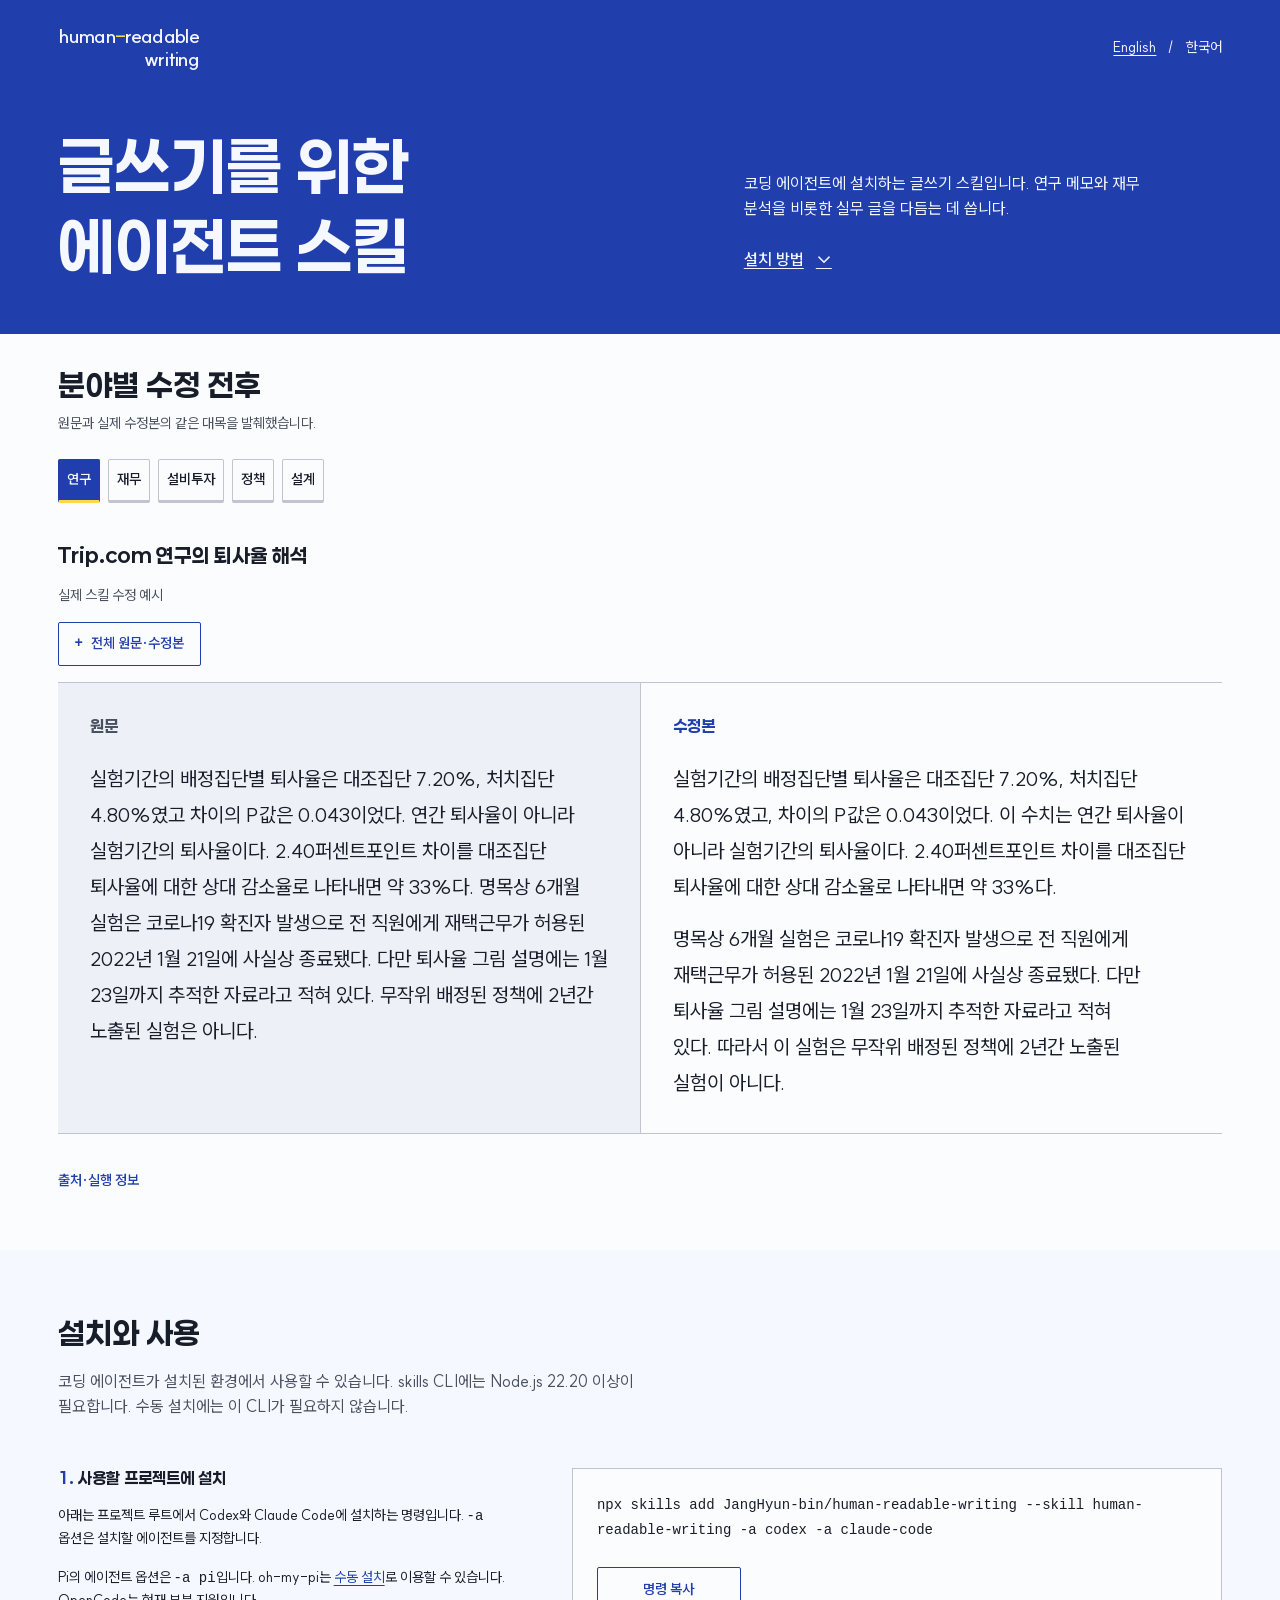
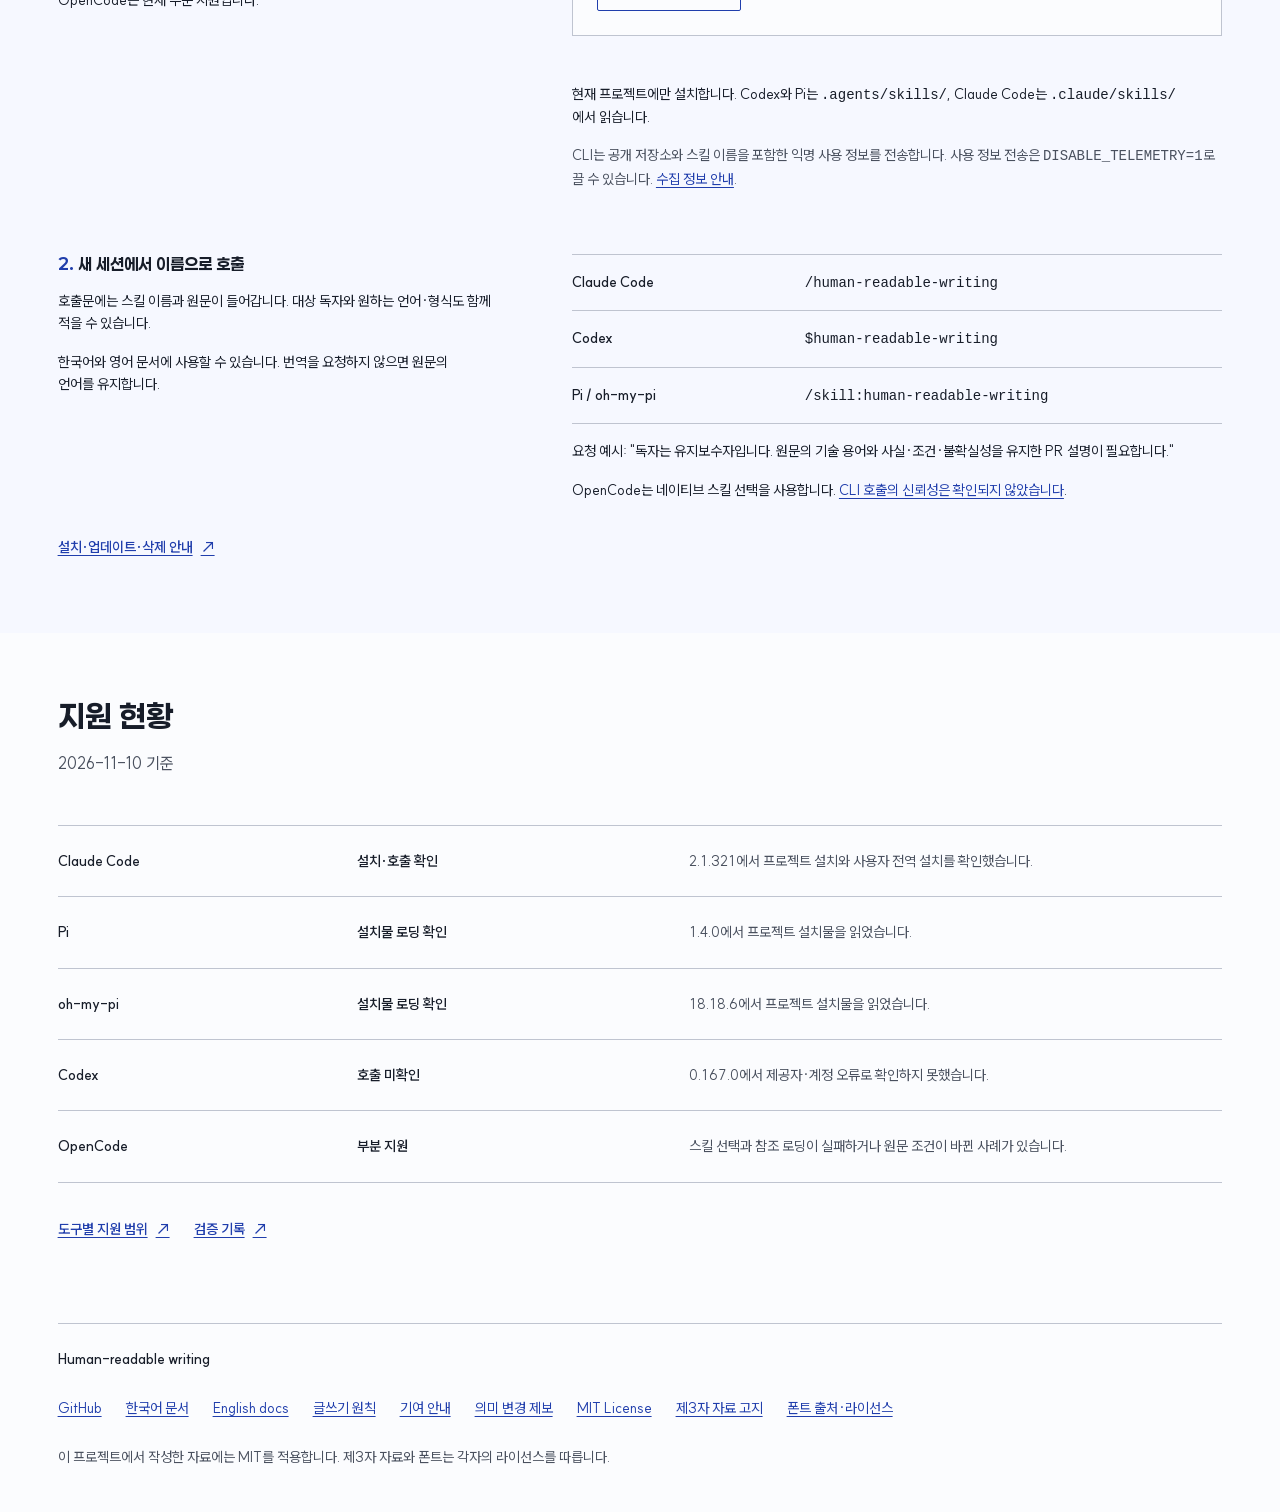
<file: site/ko/index.html>
<!doctype html>
<html lang="ko">
<head>
  <meta charset="utf-8">
  <meta name="viewport" content="width=device-width, initial-scale=1">
  <meta name="description" content="코딩 에이전트에 설치하는 글쓰기 스킬입니다. 연구·재무·설비투자·정책·설계의 수정 전후 예시와 설치·호출 방법, 도구별 지원 현황을 소개합니다.">
  <title>Human-readable writing · 글쓰기를 위한 에이전트 스킬</title>
  <link rel="alternate" hreflang="en" href="../">
  <link rel="icon" type="image/svg+xml" href="../assets/mark.svg">
  <link rel="stylesheet" href="../assets/tokens.css">
  <link rel="stylesheet" href="../assets/site.css">
  <script src="../assets/site.js" defer></script>
</head>
<body>
  <a class="skip-link" href="#main">본문으로 이동</a>
  <div class="opening">
    <header class="masthead wrap">
      <a class="wordmark" href="./" aria-label="Human-readable writing 홈"><span>human<span class="brand-hyphen">-</span>readable</span><span>writing</span></a>
      <nav class="language-links" aria-label="언어"><a lang="en" hreflang="en" href="../">English</a><span aria-hidden="true">/</span><span lang="ko" aria-current="page">한국어</span></nav>
    </header>
  </div>
  <main id="main" tabindex="-1">
    <div class="opening">
      <section class="intro wrap" aria-labelledby="page-title">
        <h1 id="page-title">글쓰기를 위한 에이전트 스킬</h1>
        <div class="intro-copy">
          <p>코딩 에이전트에 설치하는 글쓰기 스킬입니다. 연구 메모와 재무 분석을 비롯한 실무 글을 다듬는 데 씁니다.</p>
          <a class="install-link" href="#install">설치 방법 <span aria-hidden="true">↓</span></a>
        </div>
      </section>
    </div>
    <section class="comparison wrap" id="example" aria-labelledby="example-title">
      <div class="comparison-heading">
        <h2 id="example-title">분야별 수정 전후</h2>
        <p class="example-notice">원문과 실제 수정본의 같은 대목을 발췌했습니다.</p>
      </div>
      <!-- professional-examples:start -->
      <div data-example-browser>
      <nav class="example-tabs" data-example-tabs aria-label="글의 종류">
      <a class="example-tab" href="#example-research" id="example-tab-research">연구</a>
      <a class="example-tab" href="#example-finance" id="example-tab-finance">재무</a>
      <a class="example-tab" href="#example-capex" id="example-tab-capex">설비투자</a>
      <a class="example-tab" href="#example-policy" id="example-tab-policy">정책</a>
      <a class="example-tab" href="#example-architecture" id="example-tab-architecture">설계</a>
      </nav>
      <article class="example-panel" id="example-research" data-example-panel aria-labelledby="example-topic-research">
      <h3 class="example-topic" id="example-topic-research">Trip.com 연구의 퇴사율 해석</h3>
      <p class="example-notice">실제 스킬 수정 예시</p>
      <figure class="edit">
      <details class="example-detail">
      <summary><span class="when-closed">전체 원문·수정본</span><span class="when-open">발췌문 보기</span></summary>
      <div class="diptych">
      <section class="document document-before" aria-labelledby="example-research-full-before-label">
      <h4 class="document-label" id="example-research-full-before-label">원문</h4>
      <div class="document-copy">
      <h5>하이브리드 근무 정책 검토를 위한 Trip.com 퇴사율 근거</h5>
      <h6>인사 책임자가 검토할 연구 결과</h6>
      <p>Bloom·Han·Liang의 <a href="https://www.nature.com/articles/s41586-024-07500-2">2024년 Nature 연구</a>는 상하이 Trip.com의 항공권·IT 부문에서 엔지니어링·마케팅·재무 업무를 맡은 대졸 직원 1,612명을 대상으로 했다. 인턴과 수습기간 중인 신입 직원은 제외했다. 이 단일 기업에서 생일의 날짜가 홀수인지 짝수인지에 따라 무작위 배정한 결과, 홀수일 출생자 792명은 수요일·금요일에 재택근무를 선택할 수 있고 나머지 사흘은 출근하는 처치집단에, 짝수일 출생자 820명은 주 5일 출근하는 대조집단에 속했다. 이틀의 재택근무는 의무가 아니었다. 처음 자원한 518명은 2021년 8월 9일이 속한 주에, 자원하지 않았던 나머지 1,094명은 9월 13일이 속한 주에 실험에 참여했다.</p>
      <p>실험기간의 배정집단별 퇴사율은 대조집단 7.20%, 처치집단 4.80%였고 차이의 P값은 0.043이었다. 연간 퇴사율이 아니라 실험기간의 퇴사율이다. 2.40퍼센트포인트 차이를 대조집단 퇴사율에 대한 상대 감소율로 나타내면 약 33%다. 명목상 6개월 실험은 코로나19 확진자 발생으로 전 직원에게 재택근무가 허용된 2022년 1월 21일에 사실상 종료됐다. 다만 퇴사율 그림 설명에는 1월 23일까지 추적한 자료라고 적혀 있다. 무작위 배정된 정책에 2년간 노출된 실험은 아니다.</p>
      <p>재택근무 허용 대상으로 배정된 직원의 실제 이용률은 수요일·금요일의 이용 기회 기준으로 자원자 약 55%, 비자원자 약 40%였다. 공휴일·개인 휴가·인정된 결근을 제외한 비율로, 전체 직원이나 주중 모든 날을 분모로 삼은 수치가 아니다. 전형적인 이용은 주 1일 정도였다. 따라서 퇴사율 비교가 추정하는 것은 선택형 정책에 배정된 효과이지 매주 이틀씩 실제 재택근무한 효과가 아니다.</p>
      <h6>자사 정책 검토에 대한 판단</h6>
      <p>작성자는 업무와 통근 조건이 얼마나 유사한지 검토한다는 전제 아래, 대졸 사무직을 대상으로 비슷한 선택형 정책의 시범 운영을 검토할 근거가 된다고 판단한다. 이는 정책 판단이지, 다른 기업에서도 같은 퇴사율 감소가 발생하거나 완전 원격근무가 동등하다는 연구 결과가 아니다.</p>
      </div>
      </section>
      <section class="document document-after" aria-labelledby="example-research-full-after-label">
      <h4 class="document-label" id="example-research-full-after-label">수정본</h4>
      <div class="document-copy">
      <h5>하이브리드 근무 정책 검토를 위한 Trip.com 퇴사율 근거</h5>
      <h6>인사 책임자가 검토할 연구 결과</h6>
      <h6>연구 대상과 배정 방식</h6>
      <p>Bloom·Han·Liang의 <a href="https://www.nature.com/articles/s41586-024-07500-2">2024년 Nature 연구</a>는 상하이 Trip.com의 항공권·IT 부문에서 엔지니어링·마케팅·재무 업무를 맡은 대졸 직원 1,612명을 대상으로 했다. 인턴과 수습기간 중인 신입 직원은 제외했다.</p>
      <p>이 단일 기업에서 생일의 날짜가 홀수인지 짝수인지에 따라 직원을 무작위로 배정했다.</p>
      <ul><li>홀수일 출생자 792명은 처치집단에 속했다. 이들은 수요일·금요일에 재택근무를 선택할 수 있었고, 나머지 사흘은 출근했다.</li><li>짝수일 출생자 820명은 대조집단에 속했다. 이들은 주 5일 출근했다.</li></ul>
      <p>처치집단의 이틀 재택근무는 의무가 아니었다. 처음 자원한 518명은 2021년 8월 9일이 속한 주에, 자원하지 않았던 나머지 1,094명은 9월 13일이 속한 주에 실험에 참여했다.</p>
      <h6>퇴사율 결과</h6>
      <p>실험기간의 배정집단별 퇴사율은 대조집단 7.20%, 처치집단 4.80%였고, 차이의 P값은 0.043이었다. 이 수치는 연간 퇴사율이 아니라 실험기간의 퇴사율이다. 2.40퍼센트포인트 차이를 대조집단 퇴사율에 대한 상대 감소율로 나타내면 약 33%다.</p>
      <p>명목상 6개월 실험은 코로나19 확진자 발생으로 전 직원에게 재택근무가 허용된 2022년 1월 21일에 사실상 종료됐다. 다만 퇴사율 그림 설명에는 1월 23일까지 추적한 자료라고 적혀 있다. 따라서 이 실험은 무작위 배정된 정책에 2년간 노출된 실험이 아니다.</p>
      <h6>실제 재택근무 이용률과 해석의 범위</h6>
      <p>재택근무 허용 대상으로 배정된 직원의 실제 이용률은 수요일·금요일의 이용 기회를 기준으로 자원자 약 55%, 비자원자 약 40%였다. 이 비율은 공휴일·개인 휴가·인정된 결근을 제외하고 계산했으며, 전체 직원이나 주중 모든 날을 분모로 삼은 수치가 아니다. 전형적인 이용은 주 1일 정도였다.</p>
      <p>따라서 퇴사율 비교가 추정하는 것은 선택형 정책에 배정된 효과다. 매주 이틀씩 실제로 재택근무한 효과를 추정한 것이 아니다.</p>
      <h6>자사 정책 검토에 대한 판단</h6>
      <p>작성자는 업무와 통근 조건이 얼마나 유사한지 검토한다는 전제 아래, 대졸 사무직을 대상으로 비슷한 선택형 정책의 시범 운영을 검토할 근거가 된다고 판단한다. 이는 정책 판단이다. 다른 기업에서도 같은 퇴사율 감소가 발생한다거나 완전 원격근무가 동등하다는 점은 이 연구의 결과가 아니다.</p>
      </div>
      </section>
      </div>
      </details>
      <div class="diptych example-preview">
      <section class="document document-before" aria-labelledby="example-research-preview-before-label">
      <h4 class="document-label" id="example-research-preview-before-label">원문</h4>
      <div class="document-copy">
      <p>실험기간의 배정집단별 퇴사율은 대조집단 7.20%, 처치집단 4.80%였고 차이의 P값은 0.043이었다. 연간 퇴사율이 아니라 실험기간의 퇴사율이다. 2.40퍼센트포인트 차이를 대조집단 퇴사율에 대한 상대 감소율로 나타내면 약 33%다. 명목상 6개월 실험은 코로나19 확진자 발생으로 전 직원에게 재택근무가 허용된 2022년 1월 21일에 사실상 종료됐다. 다만 퇴사율 그림 설명에는 1월 23일까지 추적한 자료라고 적혀 있다. 무작위 배정된 정책에 2년간 노출된 실험은 아니다.</p>
      </div>
      </section>
      <section class="document document-after" aria-labelledby="example-research-preview-after-label">
      <h4 class="document-label" id="example-research-preview-after-label">수정본</h4>
      <div class="document-copy">
      <p>실험기간의 배정집단별 퇴사율은 대조집단 7.20%, 처치집단 4.80%였고, 차이의 P값은 0.043이었다. 이 수치는 연간 퇴사율이 아니라 실험기간의 퇴사율이다. 2.40퍼센트포인트 차이를 대조집단 퇴사율에 대한 상대 감소율로 나타내면 약 33%다.</p>
      <p>명목상 6개월 실험은 코로나19 확진자 발생으로 전 직원에게 재택근무가 허용된 2022년 1월 21일에 사실상 종료됐다. 다만 퇴사율 그림 설명에는 1월 23일까지 추적한 자료라고 적혀 있다. 따라서 이 실험은 무작위 배정된 정책에 2년간 노출된 실험이 아니다.</p>
      </div>
      </section>
      </div>
      <figcaption class="edit-notes">
      <details class="example-provenance">
      <summary>출처·실행 정보</summary>
      <p><code>claude-sonnet-5-5</code> · 2.1.322 (Claude Code). 원문 보존 검토는 별도 에이전트가 맡았습니다.</p>
      <p>Nicholas Bloom, Ruobing Han, James Liang의 <a href="https://www.nature.com/articles/s41586-024-07500-2">Hybrid working from home improves retention without damaging performance</a>, Nature 630, 920–925 (2024), DOI 10.1038/s41586-024-07500-2에 근거한다. <a href="https://creativecommons.org/licenses/by/4.0/">CC BY 4.0</a>. 연구 결과를 골라 프로젝트가 직접 쓴 영문·국문 메모로 바꾸고 정책 판단을 더했다. 국문 메모는 논문의 공인 번역이 아니다.</p>
      <p><a href="../assets/examples/research/record.json" download>원문·출처·실행 기록 (JSON)</a> · <a href="../assets/examples/LICENSE">프로젝트 MIT 라이선스</a> · <a href="../assets/examples/NOTICE.md">고지</a></p>
      </details>
      </figcaption>
      </figure>
      </article>
      <article class="example-panel" id="example-finance" data-example-panel aria-labelledby="example-topic-finance">
      <h3 class="example-topic" id="example-topic-finance">이익 증가와 영업활동현금흐름 감소</h3>
      <p class="example-notice">가상 사례 · 피드백 후 재수정한 예시</p>
      <figure class="edit">
      <details class="example-detail">
      <summary><span class="when-closed">전체 원문·수정본</span><span class="when-open">발췌문 보기</span></summary>
      <div class="diptych">
      <section class="document document-before" aria-labelledby="example-finance-full-before-label">
      <h4 class="document-label" id="example-finance-full-before-label">원문</h4>
      <div class="document-copy">
      <h5>분기 이익 및 영업활동현금흐름 검토</h5>
      <p>이 문서는 보고 범위가 동일한 가상 제조기업의 2025년과 2026년 2분기를 비교한다. 비교 기간은 각 연도 4월 1일부터 6월 30일까지이며 누적 실적이 아닌 분기 단독 실적이다. 모든 금액은 백만원 단위의 정확한 값이다. 당기순이익은 전년 동기 1,000 대비 200, 즉 20% 증가했으나 영업활동현금흐름은 300 감소했다. 두 분기 모두 영업활동현금흐름은 양수다. 당기순이익은 손익계산서를 재구성한 결과가 아니라 주어진 최종 이익 수치다.</p>
      <h6>현금흐름 조정</h6>
      <p>잔액 항목은 각 분기의 기초잔액, 기말잔액, 현금흐름 조정액 순으로 기재했다.</p>
      <table><thead><tr><th scope="col">항목</th><th scope="col">2025년 2분기</th><th scope="col">2026년 2분기</th></tr></thead><tbody><tr><td>당기순이익</td><td>1,000</td><td>1,200</td></tr><tr><td>당기순이익에 반영된 감가상각비 가산</td><td>+200</td><td>+240</td></tr><tr><td>매출채권</td><td>800에서 900, 조정 -100</td><td>900에서 1,300, 조정 -400</td></tr><tr><td>재고자산</td><td>1,000에서 1,250, 조정 -250</td><td>1,200에서 1,800, 조정 -600</td></tr><tr><td>매입채무</td><td>500에서 550, 조정 +50</td><td>600에서 760, 조정 +160</td></tr><tr><td>그 밖의 조정</td><td>0</td><td>0</td></tr><tr><td>영업활동현금흐름</td><td>900</td><td>600</td></tr></tbody></table>
      <p>그 밖의 조정 합계는 설계상 0이며, 인수·환산·제각·재분류 또는 그 밖의 비현금 변동이 위 잔액 증감에 영향을 주지 않는다고 가정했다. 감가상각비 가산은 비현금 비용의 조정이며 현금 유입이 아니다. 이 조건에서 조정식은 각각 <code>1,000 + 200 - 100 - 250 + 50 = 900</code>, <code>1,200 + 240 - 400 - 600 + 160 = 600</code>이다.</p>
      <p>운전자본 관련 조정 합계는 -300에서 -840으로 바뀌었다. 추가 차감 540이 당기순이익 증가 200과 감가상각비 조정 증가 40을 웃돌았다. 영업활동현금흐름의 증감 조정은 <code>+200 + 40 - 300 - 350 + 110 = -300</code>이다. 마지막 세 항은 각각 매출채권 증가폭 확대, 재고자산 증가폭 확대, 매입채무 증가폭 확대의 영향을 나타낸다.</p>
      <h6>해석의 한계</h6>
      <p>현금잔액, 투자·재무활동 현금흐름, 회수 조건, 매출채권 연령 분석, 재고 계획과 이익 증가 원인은 제공되지 않았다. 미상인 값을 0으로 볼 수 없다. 이 조정만으로 고객의 연체, 재고 미판매 또는 재무적 곤경을 판단할 수 없다. 영업활동현금흐름만으로 현금잔액 증감을 알거나 유동성을 종합 평가할 수 없다.</p>
      </div>
      </section>
      <section class="document document-after" aria-labelledby="example-finance-full-after-label">
      <h4 class="document-label" id="example-finance-full-after-label">수정본</h4>
      <div class="document-copy">
      <h5>분기 이익 및 영업활동현금흐름 검토</h5>
      <p>이 문서는 보고 범위가 동일한 가상 제조기업의 2025년 2분기와 2026년 2분기를 비교한다. 비교 기간은 각 연도 4월 1일부터 6월 30일까지이며, 누적 실적이 아닌 분기 단독 실적이다. 모든 금액은 백만원 단위의 정확한 값이다.</p>
      <p>당기순이익은 전년 동기 1,000 대비 200, 즉 20% 증가한 1,200이다. 반면 영업활동현금흐름은 300 감소했다. 두 분기 모두 영업활동현금흐름은 양수다. 당기순이익은 손익계산서를 재구성한 결과가 아니라 주어진 최종 이익 수치다.</p>
      <h6>현금흐름 조정</h6>
      <p>잔액 항목은 각 분기의 기초잔액, 기말잔액, 현금흐름 조정액 순으로 기재했다.</p>
      <table><thead><tr><th scope="col">항목</th><th scope="col">2025년 2분기</th><th scope="col">2026년 2분기</th></tr></thead><tbody><tr><td>당기순이익</td><td>1,000</td><td>1,200</td></tr><tr><td>당기순이익에 반영된 감가상각비 가산</td><td>+200</td><td>+240</td></tr><tr><td>매출채권</td><td>800에서 900, 조정 -100</td><td>900에서 1,300, 조정 -400</td></tr><tr><td>재고자산</td><td>1,000에서 1,250, 조정 -250</td><td>1,200에서 1,800, 조정 -600</td></tr><tr><td>매입채무</td><td>500에서 550, 조정 +50</td><td>600에서 760, 조정 +160</td></tr><tr><td>그 밖의 조정</td><td>0</td><td>0</td></tr><tr><td>영업활동현금흐름</td><td>900</td><td>600</td></tr></tbody></table>
      <p>그 밖의 조정 합계는 설계상 0이다. 또한 인수·환산·제각·재분류 또는 그 밖의 비현금 변동이 위 잔액 증감에 영향을 주지 않는다고 가정했다. 감가상각비 가산은 비현금 비용의 조정이며 현금 유입이 아니다. 이 조건에서 각 분기의 조정식은 다음과 같다.</p>
      <ul><li>2025년 2분기: <code>1,000 + 200 - 100 - 250 + 50 = 900</code></li><li>2026년 2분기: <code>1,200 + 240 - 400 - 600 + 160 = 600</code></li></ul>
      <p>운전자본 관련 조정 합계는 -300에서 -840으로 바뀌었다. 추가 차감 540이 당기순이익 증가 200과 감가상각비 조정 증가 40을 웃돌았다. 영업활동현금흐름의 증감 조정은 <code>+200 + 40 - 300 - 350 + 110 = -300</code>이다. 마지막 세 항은 각각 매출채권 증가폭 확대, 재고자산 증가폭 확대, 매입채무 증가폭 확대의 영향을 나타낸다.</p>
      <h6>해석의 한계</h6>
      <p>다음 정보는 제공되지 않았다.</p>
      <ul><li>현금잔액</li><li>투자활동 현금흐름과 재무활동 현금흐름</li><li>회수 조건</li><li>매출채권 연령 분석</li><li>재고 계획</li><li>이익 증가 원인</li></ul>
      <p>미상인 값을 0으로 볼 수 없다. 이 조정만으로는 고객의 연체, 재고 미판매 또는 재무적 곤경을 판단할 수 없다. 또한 영업활동현금흐름만으로는 현금잔액의 증감을 알 수 없고, 유동성을 종합적으로 평가할 수도 없다.</p>
      </div>
      </section>
      </div>
      </details>
      <div class="diptych example-preview">
      <section class="document document-before" aria-labelledby="example-finance-preview-before-label">
      <h4 class="document-label" id="example-finance-preview-before-label">원문</h4>
      <div class="document-copy">
      <p>이 문서는 보고 범위가 동일한 가상 제조기업의 2025년과 2026년 2분기를 비교한다. 비교 기간은 각 연도 4월 1일부터 6월 30일까지이며 누적 실적이 아닌 분기 단독 실적이다. 모든 금액은 백만원 단위의 정확한 값이다. 당기순이익은 전년 동기 1,000 대비 200, 즉 20% 증가했으나 영업활동현금흐름은 300 감소했다. 두 분기 모두 영업활동현금흐름은 양수다. 당기순이익은 손익계산서를 재구성한 결과가 아니라 주어진 최종 이익 수치다.</p>
      </div>
      </section>
      <section class="document document-after" aria-labelledby="example-finance-preview-after-label">
      <h4 class="document-label" id="example-finance-preview-after-label">수정본</h4>
      <div class="document-copy">
      <p>이 문서는 보고 범위가 동일한 가상 제조기업의 2025년 2분기와 2026년 2분기를 비교한다. 비교 기간은 각 연도 4월 1일부터 6월 30일까지이며, 누적 실적이 아닌 분기 단독 실적이다. 모든 금액은 백만원 단위의 정확한 값이다.</p>
      <p>당기순이익은 전년 동기 1,000 대비 200, 즉 20% 증가한 1,200이다. 반면 영업활동현금흐름은 300 감소했다. 두 분기 모두 영업활동현금흐름은 양수다. 당기순이익은 손익계산서를 재구성한 결과가 아니라 주어진 최종 이익 수치다.</p>
      </div>
      </section>
      </div>
      <figcaption class="edit-notes">
      <details class="example-provenance">
      <summary>출처·실행 정보</summary>
      <p><code>claude-sonnet-5-5</code> · 2.1.322 (Claude Code). 통합 담당자가 검토한 재수정본입니다. 첫 수정본의 오류와 피드백도 기록에 포함했습니다.</p>
      <p>시나리오·수치·초안은 프로젝트가 직접 작성한 가상 사례다. <a href="https://www.sec.gov/investor/pubs/begfinstmtguide.htm">SEC 재무제표 안내</a>는 개념 참고 자료이며 수치의 출처가 아니다. SEC의 그림이나 표는 재현하지 않았다.</p>
      <p><a href="../assets/examples/finance/record.json" download>원문·출처·실행 기록 (JSON)</a> · <a href="../assets/examples/LICENSE">프로젝트 MIT 라이선스</a> · <a href="../assets/examples/NOTICE.md">고지</a></p>
      </details>
      </figcaption>
      </figure>
      </article>
      <article class="example-panel" id="example-capex" data-example-panel aria-labelledby="example-topic-capex">
      <h3 class="example-topic" id="example-topic-capex">파일럿 승인 전 물류센터 자동화</h3>
      <p class="example-notice">가상 사례 · 실제 스킬 수정 예시</p>
      <figure class="edit">
      <details class="example-detail">
      <summary><span class="when-closed">전체 원문·수정본</span><span class="when-open">발췌문 보기</span></summary>
      <div class="diptych">
      <section class="document document-before" aria-labelledby="example-capex-full-before-label">
      <h4 class="document-label" id="example-capex-full-before-label">원문</h4>
      <div class="document-copy">
      <h5>물류센터 자동화 설비투자 검토서</h5>
      <p>가상 사례. 운영총괄 및 투자심의위원회 검토용이다. 모든 수치는 설비 성능 측정값이 아닌 투자 전 가정이며, 별도 표시가 없는 금액 단위는 불변가격 기준 백만원이다.</p>
      <p>비교 가능한 4개 구역은 각각 자동화 대상 물량을 하루 1,200건씩 연간 300일 처리한다. 수요는 고정이며 매출 증가 효과는 없다. 하루 예정 작업시간 8시간 중 실제 처리에 쓰이는 시간은 75%인 6시간이다. 2인 팀의 수작업 처리량은 실제 팀 작업시간당 200건이며, 자동화 목표는 같은 인원과 물량 구성에서 시간당 300건이다. 목표는 아직 검증되지 않았다. 목표대로라면 실제 팀 작업시간이 하루 6시간에서 4시간으로 줄어 구역당 하루 4인시, 연간 1,200인시, 전체 연간 4,800인시의 절감 작업시간이 생긴다. 예정 작업시간, 실제 팀 작업시간, 인시는 구분해야 한다.</p>
      <p>실제 현금지출 감소는 구역당 연간 외주 인력 600시간을 청구 시간당 30,000원에 취소할 수 있다는 가정에 따른다. 감소액은 구역당 18이다. 전체 취소 시간은 2,400시간으로, 절감 작업시간 전체가 아니다. 정규직 급여는 변하지 않으며 나머지 절감 작업시간은 현금절감 없이 재배치에 쓴다. 외주비 취소 가능성도 미검증 상태다. 연간 현금지출 총감소액은 파일럿 18, 전면 도입 72다. 유지보수·소프트웨어·에너지의 연간 추가 비용은 각각 4와 12이므로 순현금절감액은 14와 60이다.</p>
      <p>4개 구역 전면 도입의 최초 설비투자액은 240이다. 1개 구역 파일럿은 1운영연도 동안 진행하며 최초 75가 필요하다. 조건부 확장은 파일럿 설비를 재사용해도 추가 190이 들어 단계적 도입의 총투자액은 265다. 지출과 가동 개시 시점은 일치한다. 초기 가동률 상승 기간 없이 절감액이 일정하고 현금절감이 기간에 걸쳐 균등하게 발생하며, 확장은 첫 운영연도 직후 시작한다고 가정한다. 세금·감가상각·금융비용·할인·운전자본·잔존가치는 계산에서 제외한다. 전면 도입의 단순 투자회수기간은 240 / 60 = 4.00년이다. 확장 없이 파일럿만 계속 운영하면 75 / 14로 약 5.36년이다. 조건부 단계적 도입은 첫해에 14만 절감하므로 최초 지출부터 1 + (75 - 14 + 190) / 60, 약 5.18년이 걸린다.</p>
      <p>확장 조건으로는 비교 가능한 물량 구성에서 목표 처리량 달성, 건별 오류율 0.5% 이하, 미해결 중대 안전 지적사항 없음, 파일럿 연도 중 외주 인력 600시간 취소 증빙을 제안한다. 재무팀과 운영팀은 나머지 구역의 경제성을 입증해야 하며 확장은 별도 승인이 필요하다. 경영진은 처리량과 외주비 취소 가능성이 검증되지 않았다는 이유로 파일럿 예산 75만 승인하도록 권고한다. 파일럿과 확장은 모두 승인되거나 완료되지 않았다. 파일럿은 최초 투입액이 165 적지만 단계적 도입의 총투자액은 25 많고 모형상 회수도 더 늦다. 가정한 경제성은 전면 도입이 우세하나, 현금절감 실현을 입증하기 전에 더 많은 자본을 투입하게 된다.</p>
      </div>
      </section>
      <section class="document document-after" aria-labelledby="example-capex-full-after-label">
      <h4 class="document-label" id="example-capex-full-after-label">수정본</h4>
      <div class="document-copy">
      <h5>물류센터 자동화 설비투자 검토서</h5>
      <p>가상 사례이며, 운영총괄과 투자심의위원회의 검토용이다. 모든 수치는 설비 성능 측정값이 아니라 투자 전 가정이다. 별도 표시가 없는 금액 단위는 불변가격 기준 백만원이다.</p>
      <h6>1. 검토 대상과 결론</h6>
      <p>이 검토서는 4개 구역 전면 도입과, 1개 구역 파일럿 후 별도 승인을 거치는 조건부 확장을 비교한다.</p>
      <ul><li>경영진은 처리량과 외주비 취소 가능성이 검증되지 않았다는 이유로 파일럿 예산 75만 승인하도록 권고한다.</li><li>파일럿과 확장은 모두 승인되거나 완료되지 않았다.</li><li>가정한 경제성은 전면 도입이 우세하다. 다만 전면 도입은 현금절감 실현을 입증하기 전에 더 많은 자본을 투입한다.</li></ul>
      <table><thead><tr><th scope="col">구분</th><th scope="col">최초 투자액</th><th scope="col">총투자액</th><th scope="col">연간 순현금절감액</th><th scope="col">단순 투자회수기간</th></tr></thead><tbody><tr><td>4개 구역 전면 도입</td><td>240</td><td>240</td><td>60</td><td>240 / 60 = 4.00년</td></tr><tr><td>파일럿만 계속 운영(확장 없음)</td><td>75</td><td>75</td><td>14</td><td>75 / 14 = 약 5.36년</td></tr><tr><td>조건부 단계적 도입</td><td>75</td><td>265</td><td>첫해 14, 확장 후 60</td><td>최초 지출부터 1 + (75 - 14 + 190) / 60 = 약 5.18년</td></tr></tbody></table>
      <p>파일럿은 최초 투입액이 전면 도입보다 165 적다. 반면 단계적 도입의 총투자액은 전면 도입보다 25 많고, 모형상 회수도 더 늦다.</p>
      <h6>2. 처리량과 작업시간 가정</h6>
      <p>비교 가능한 4개 구역은 각각 자동화 대상 물량을 하루 1,200건씩 연간 300일 처리한다. 수요는 고정이며 매출 증가 효과는 없다.</p>
      <p>하루 예정 작업시간 8시간 중 실제 처리에 쓰이는 시간은 75%인 6시간이다. 2인 팀의 수작업 처리량은 실제 팀 작업시간당 200건이다. 자동화 목표는 같은 인원과 물량 구성에서 시간당 300건이며, 이 목표는 아직 검증되지 않았다.</p>
      <p>목표대로라면 실제 팀 작업시간이 하루 6시간에서 4시간으로 줄어든다. 이때 생기는 절감 작업시간은 다음과 같다.</p>
      <ul><li>구역당 하루 4인시</li><li>구역당 연간 1,200인시</li><li>전체 연간 4,800인시</li></ul>
      <p>예정 작업시간, 실제 팀 작업시간, 인시는 서로 다른 개념이므로 구분해서 읽어야 한다.</p>
      <h6>3. 현금절감 가정</h6>
      <p>실제 현금지출 감소는 구역당 연간 외주 인력 600시간을 청구 시간당 30,000원에 취소할 수 있다는 가정에 따른다. 이에 따른 감소액은 구역당 18이다. 외주비 취소 가능성도 검증되지 않았다.</p>
      <ul><li>전체 취소 시간은 2,400시간이며, 절감 작업시간 전체가 아니다.</li><li>정규직 급여는 변하지 않는다.</li><li>나머지 절감 작업시간은 현금절감 없이 재배치에 쓴다.</li></ul>
      <table><thead><tr><th scope="col">구분</th><th scope="col">연간 현금지출 총감소액</th><th scope="col">연간 추가 비용(유지보수·소프트웨어·에너지)</th><th scope="col">연간 순현금절감액</th></tr></thead><tbody><tr><td>파일럿(1개 구역)</td><td>18</td><td>4</td><td>14</td></tr><tr><td>전면 도입(4개 구역)</td><td>72</td><td>12</td><td>60</td></tr></tbody></table>
      <h6>4. 투자액과 회수기간 계산의 전제</h6>
      <ul><li>4개 구역 전면 도입의 최초 설비투자액은 240이다.</li><li>1개 구역 파일럿은 1운영연도 동안 진행하며 최초 75가 필요하다.</li><li>조건부 확장은 파일럿 설비를 재사용해도 추가 190이 든다. 따라서 단계적 도입의 총투자액은 265다.</li></ul>
      <p>계산에는 다음을 가정한다.</p>
      <ul><li>지출과 가동 개시 시점이 일치한다.</li><li>초기 가동률 상승 기간 없이 절감액이 일정하다.</li><li>현금절감이 기간에 걸쳐 균등하게 발생한다.</li><li>확장은 첫 운영연도 직후 시작한다.</li></ul>
      <p>세금, 감가상각, 금융비용, 할인, 운전자본, 잔존가치는 계산에서 제외한다.</p>
      <p>조건부 단계적 도입은 첫해에 파일럿의 순현금절감액 14만 얻는다. 그래서 최초 지출부터 회수까지 1 + (75 - 14 + 190) / 60, 약 5.18년이 걸린다.</p>
      <h6>5. 확장 조건</h6>
      <p>확장 조건으로 다음 네 가지를 제안한다.</p>
      <ol><li>비교 가능한 물량 구성에서 목표 처리량을 달성한다.</li><li>건별 오류율이 0.5% 이하이다.</li><li>미해결 중대 안전 지적사항이 없다.</li><li>파일럿 연도 중 외주 인력 600시간 취소를 증빙한다.</li></ol>
      <p>재무팀과 운영팀은 나머지 구역의 경제성을 입증해야 한다. 확장은 별도 승인이 필요하다.</p>
      </div>
      </section>
      </div>
      </details>
      <div class="diptych example-preview">
      <section class="document document-before" aria-labelledby="example-capex-preview-before-label">
      <h4 class="document-label" id="example-capex-preview-before-label">원문</h4>
      <div class="document-copy">
      <p>비교 가능한 4개 구역은 각각 자동화 대상 물량을 하루 1,200건씩 연간 300일 처리한다. 수요는 고정이며 매출 증가 효과는 없다. 하루 예정 작업시간 8시간 중 실제 처리에 쓰이는 시간은 75%인 6시간이다. 2인 팀의 수작업 처리량은 실제 팀 작업시간당 200건이며, 자동화 목표는 같은 인원과 물량 구성에서 시간당 300건이다. 목표는 아직 검증되지 않았다. 목표대로라면 실제 팀 작업시간이 하루 6시간에서 4시간으로 줄어 구역당 하루 4인시, 연간 1,200인시, 전체 연간 4,800인시의 절감 작업시간이 생긴다. 예정 작업시간, 실제 팀 작업시간, 인시는 구분해야 한다.</p>
      </div>
      </section>
      <section class="document document-after" aria-labelledby="example-capex-preview-after-label">
      <h4 class="document-label" id="example-capex-preview-after-label">수정본</h4>
      <div class="document-copy">
      <p>비교 가능한 4개 구역은 각각 자동화 대상 물량을 하루 1,200건씩 연간 300일 처리한다. 수요는 고정이며 매출 증가 효과는 없다.</p>
      <p>하루 예정 작업시간 8시간 중 실제 처리에 쓰이는 시간은 75%인 6시간이다. 2인 팀의 수작업 처리량은 실제 팀 작업시간당 200건이다. 자동화 목표는 같은 인원과 물량 구성에서 시간당 300건이며, 이 목표는 아직 검증되지 않았다.</p>
      <p>목표대로라면 실제 팀 작업시간이 하루 6시간에서 4시간으로 줄어든다. 이때 생기는 절감 작업시간은 다음과 같다.</p>
      <ul><li>구역당 하루 4인시</li><li>구역당 연간 1,200인시</li><li>전체 연간 4,800인시</li></ul>
      <p>예정 작업시간, 실제 팀 작업시간, 인시는 서로 다른 개념이므로 구분해서 읽어야 한다.</p>
      </div>
      </section>
      </div>
      <figcaption class="edit-notes">
      <details class="example-provenance">
      <summary>출처·실행 정보</summary>
      <p><code>claude-sonnet-5-5</code> · 2.1.322 (Claude Code). 원문 보존 검토는 별도 에이전트가 맡았습니다.</p>
      <p>시나리오·수치·초안은 프로젝트가 직접 작성한 가상 사례다. 설비 성능 측정값이 아닌 투자 전 가정이며, 제3자 자료는 재현하지 않았다.</p>
      <p><a href="../assets/examples/capex/record.json" download>원문·출처·실행 기록 (JSON)</a> · <a href="../assets/examples/LICENSE">프로젝트 MIT 라이선스</a> · <a href="../assets/examples/NOTICE.md">고지</a></p>
      </details>
      </figcaption>
      </figure>
      </article>
      <article class="example-panel" id="example-policy" data-example-panel aria-labelledby="example-topic-policy">
      <h3 class="example-topic" id="example-topic-policy">혼잡통행료 수치와 추가 근거</h3>
      <p class="example-notice">실제 스킬 수정 예시</p>
      <figure class="edit">
      <details class="example-detail">
      <summary><span class="when-closed">전체 원문·수정본</span><span class="when-open">발췌문 보기</span></summary>
      <div class="diptych">
      <section class="document document-before" aria-labelledby="example-policy-full-before-label">
      <h4 class="document-label" id="example-policy-full-before-label">원문</h4>
      <div class="document-copy">
      <h5>뉴욕 혼잡통행료 평가를 위한 근거 요청</h5>
      <p>교통정책 검토자에게</p>
      <h6>보고된 결과와 누락된 정의</h6>
      <p>MTA는 2025년 12월 17일 이사회 발표 자료인 <em>2025 in Data</em>의 13쪽에서 중심업무지구인 CBD의 차량 진입 건수가 11%, 하루 71,000건 줄었다고 보고한다. 이는 진입 건수이지 고유 차량 수나 차량 주행거리가 아니며, 반올림된 수치로 정확한 기준 진입 건수를 확정할 수 없다. 슬라이드에는 관측기간과 비교기간, 기준치 산정 방식이 명시되어 있지 않다.</p>
      <p>MTA는 CBD 내 승용차 통행속도도 4.3% 증가했다고 보고하지만, 통행시간이 4.3% 줄었다는 뜻은 아니다. 절대 속도, 가중 방식, 포함 시간대, 측정기관, 기준치, 관측기간과 비교기간은 명시되어 있지 않다.</p>
      <p>PM2.5에 대해서는 MTA가 Cornell University, 2025를 출처로 제시하며 첫 6개월간 22% 감소했다고 보고한다. 슬라이드는 혼잡통행료 적용 구역인 Congestion Relief Zone을 다루는 제목 아래 이 주장을 제시하지만, 정확한 연구 날짜, 농도 통계량, 백분율의 분모, 상세한 지리적 범위는 명시하지 않는다. 이 농도 관련 주장만으로 배출량, 모든 오염물질 또는 개인별 노출이 22% 감소했다고 볼 수 없으며, 뉴욕시 전체 결과로 일반화할 수도 없다. 발표 제목만으로 이 지표들이 동일한 연간 비교에 해당한다고 판단할 수는 없다.</p>
      <h6>요청하는 근거</h6>
      <p>나는 시행기관의 요약을 출처가 명시된 주장에 대한 기록으로 다루며, 정책 효과에 대한 독립적인 인과적 입증으로 보지 않는다. 독립적인 검토를 위해 교통 시계열과 계산 방식, 누락된 기간과 기준치, 대기질 원연구의 지역 범위·통계량·정책 미시행 시의 추정 방식·불확실성을 요청한다. 이는 내가 제안하는 근거 요청이며, MTA의 권고도 혼잡통행료 폐지나 확대 권고도 아니다.</p>
      </div>
      </section>
      <section class="document document-after" aria-labelledby="example-policy-full-after-label">
      <h4 class="document-label" id="example-policy-full-after-label">수정본</h4>
      <div class="document-copy">
      <h5>뉴욕 혼잡통행료 평가를 위한 근거 요청</h5>
      <p>교통정책 검토자에게</p>
      <h6>보고된 결과와 누락된 정의</h6>
      <p><strong>차량 진입 건수.</strong> MTA는 2025년 12월 17일 이사회 발표 자료인 <em>2025 in Data</em>의 13쪽에서 중심업무지구(CBD)의 차량 진입 건수가 11%, 하루 71,000건 줄었다고 보고한다. 이 수치는 진입 건수이며 고유 차량 수나 차량 주행거리가 아니다. 또한 반올림된 값이어서 정확한 기준 진입 건수를 확정할 수 없다. 슬라이드에는 관측기간, 비교기간, 기준치 산정 방식이 명시되어 있지 않다.</p>
      <p><strong>승용차 통행속도.</strong> MTA는 CBD 내 승용차 통행속도가 4.3% 증가했다고도 보고한다. 이것이 통행시간이 4.3% 줄었다는 뜻은 아니다. 절대 속도, 가중 방식, 포함 시간대, 측정기관, 기준치, 관측기간, 비교기간은 명시되어 있지 않다.</p>
      <p><strong>PM2.5.</strong> MTA는 Cornell University, 2025를 출처로 들어 PM2.5가 첫 6개월간 22% 감소했다고 보고한다. 슬라이드는 혼잡통행료 적용 구역인 Congestion Relief Zone을 다루는 제목 아래 이 주장을 제시한다. 그러나 정확한 연구 날짜, 농도 통계량, 백분율의 분모, 상세한 지리적 범위는 명시하지 않는다. 이 농도 관련 주장만으로는 배출량, 모든 오염물질, 개인별 노출이 22% 감소했다고 볼 수 없고, 뉴욕시 전체 결과로 일반화할 수도 없다. 발표 제목만으로 이 지표들이 동일한 연간 비교에 해당한다고 판단할 수도 없다.</p>
      <h6>요청하는 근거</h6>
      <p>나는 시행기관의 요약을 출처가 명시된 주장의 기록으로 다루며, 정책 효과에 대한 독립적인 인과적 입증으로 보지 않는다. 독립적인 검토를 위해 다음을 요청한다.</p>
      <ul><li>교통 시계열과 그 계산 방식</li><li>누락된 관측기간, 비교기간, 기준치</li><li>대기질 원연구의 지역 범위, 통계량, 정책 미시행 시의 추정 방식, 불확실성</li></ul>
      <p>이는 내가 제안하는 근거 요청이다. MTA의 권고도, 혼잡통행료 폐지나 확대에 대한 권고도 아니다.</p>
      </div>
      </section>
      </div>
      </details>
      <div class="diptych example-preview">
      <section class="document document-before" aria-labelledby="example-policy-preview-before-label">
      <h4 class="document-label" id="example-policy-preview-before-label">원문</h4>
      <div class="document-copy">
      <p>MTA는 2025년 12월 17일 이사회 발표 자료인 <em>2025 in Data</em>의 13쪽에서 중심업무지구인 CBD의 차량 진입 건수가 11%, 하루 71,000건 줄었다고 보고한다. 이는 진입 건수이지 고유 차량 수나 차량 주행거리가 아니며, 반올림된 수치로 정확한 기준 진입 건수를 확정할 수 없다. 슬라이드에는 관측기간과 비교기간, 기준치 산정 방식이 명시되어 있지 않다.</p>
      <p>MTA는 CBD 내 승용차 통행속도도 4.3% 증가했다고 보고하지만, 통행시간이 4.3% 줄었다는 뜻은 아니다. 절대 속도, 가중 방식, 포함 시간대, 측정기관, 기준치, 관측기간과 비교기간은 명시되어 있지 않다.</p>
      <p>PM2.5에 대해서는 MTA가 Cornell University, 2025를 출처로 제시하며 첫 6개월간 22% 감소했다고 보고한다. 슬라이드는 혼잡통행료 적용 구역인 Congestion Relief Zone을 다루는 제목 아래 이 주장을 제시하지만, 정확한 연구 날짜, 농도 통계량, 백분율의 분모, 상세한 지리적 범위는 명시하지 않는다. 이 농도 관련 주장만으로 배출량, 모든 오염물질 또는 개인별 노출이 22% 감소했다고 볼 수 없으며, 뉴욕시 전체 결과로 일반화할 수도 없다. 발표 제목만으로 이 지표들이 동일한 연간 비교에 해당한다고 판단할 수는 없다.</p>
      </div>
      </section>
      <section class="document document-after" aria-labelledby="example-policy-preview-after-label">
      <h4 class="document-label" id="example-policy-preview-after-label">수정본</h4>
      <div class="document-copy">
      <p><strong>차량 진입 건수.</strong> MTA는 2025년 12월 17일 이사회 발표 자료인 <em>2025 in Data</em>의 13쪽에서 중심업무지구(CBD)의 차량 진입 건수가 11%, 하루 71,000건 줄었다고 보고한다. 이 수치는 진입 건수이며 고유 차량 수나 차량 주행거리가 아니다. 또한 반올림된 값이어서 정확한 기준 진입 건수를 확정할 수 없다. 슬라이드에는 관측기간, 비교기간, 기준치 산정 방식이 명시되어 있지 않다.</p>
      <p><strong>승용차 통행속도.</strong> MTA는 CBD 내 승용차 통행속도가 4.3% 증가했다고도 보고한다. 이것이 통행시간이 4.3% 줄었다는 뜻은 아니다. 절대 속도, 가중 방식, 포함 시간대, 측정기관, 기준치, 관측기간, 비교기간은 명시되어 있지 않다.</p>
      <p><strong>PM2.5.</strong> MTA는 Cornell University, 2025를 출처로 들어 PM2.5가 첫 6개월간 22% 감소했다고 보고한다. 슬라이드는 혼잡통행료 적용 구역인 Congestion Relief Zone을 다루는 제목 아래 이 주장을 제시한다. 그러나 정확한 연구 날짜, 농도 통계량, 백분율의 분모, 상세한 지리적 범위는 명시하지 않는다. 이 농도 관련 주장만으로는 배출량, 모든 오염물질, 개인별 노출이 22% 감소했다고 볼 수 없고, 뉴욕시 전체 결과로 일반화할 수도 없다. 발표 제목만으로 이 지표들이 동일한 연간 비교에 해당한다고 판단할 수도 없다.</p>
      </div>
      </section>
      </div>
      <figcaption class="edit-notes">
      <details class="example-provenance">
      <summary>출처·실행 정보</summary>
      <p><code>claude-sonnet-5-5</code> · 2.1.322 (Claude Code). 원문 보존 검토는 별도 에이전트가 맡았습니다.</p>
      <p><a href="https://www.mta.info/document/194491">MTA, 2025 in Data</a>, 2025년 12월 17일, 13쪽에 근거한다. 직접 쓴 메모에 출처를 명시한 사실을 풀어 썼으며 슬라이드나 그림은 재현하지 않았다. MTA는 권리를 유보한다. <a href="https://www.mta.info/terms-and-conditions">이용약관</a>과 <a href="https://www.mta.info/copyright-notice">저작권 고지</a>는 이 프로젝트에 일반적인 재현 허가를 부여하지 않는다.</p>
      <p><a href="../assets/examples/policy/record.json" download>원문·출처·실행 기록 (JSON)</a> · <a href="../assets/examples/LICENSE">프로젝트 MIT 라이선스</a> · <a href="../assets/examples/NOTICE.md">고지</a></p>
      </details>
      </figcaption>
      </figure>
      </article>
      <article class="example-panel" id="example-architecture" data-example-panel aria-labelledby="example-topic-architecture">
      <h3 class="example-topic" id="example-topic-architecture">중복 웹훅과 이용 권한 부여</h3>
      <p class="example-notice">가상 사례 · 실제 스킬 수정 예시</p>
      <figure class="edit">
      <details class="example-detail">
      <summary><span class="when-closed">전체 원문·수정본</span><span class="when-open">발췌문 보기</span></summary>
      <div class="diptych">
      <section class="document document-before" aria-labelledby="example-architecture-full-before-label">
      <h4 class="document-label" id="example-architecture-full-before-label">원문</h4>
      <div class="document-copy">
      <h5>ADR 01. 송장 이벤트의 영속 수신과 로컬 이용 권한 부여</h5>
      <h6>배경</h6>
      <p>이 ADR은 가상 애플리케이션을 위한 설계 제안이며 실제 Stripe·API·운영 환경을 변경하는 작업이 아니다. 계정 하나와 환경 하나에서 버전 <code>2026-10-28.preview</code>의 스냅샷 <code>invoice.created</code> 및 <code>invoice.paid</code> 이벤트를 받는다고 가정한다. 송장과 주문의 매핑은 이미 존재하며 송장마다 철회하지 않는 로컬 이용 권한 하나를 부여한다.</p>
      <p>Stripe는 <a href="https://docs.stripe.com/webhooks#event-ordering">생성 순서대로의 전달을 보장하지 않으며</a> <a href="https://docs.stripe.com/webhooks#handle-duplicate-events">중복 이벤트가 발생할 수 있다고 설명한다</a>. 스냅샷의 <code>created</code>는 초 단위이므로 순서나 고유성의 근거가 되지 못한다. 같은 Event의 재전송과 별개의 중복 Event 객체는 구분해야 한다. 후자의 식별에는 <code>data.object.id</code>와 <code>event.type</code>을 함께 사용하라는 권고가 있지만, 객체의 모든 후속 갱신을 무시하라는 뜻은 아니다.</p>
      <p>가상 전달 사례에서는 <code>invoice.paid</code> E2, E2 재전송, 늦게 도착한 <code>invoice.created</code> E1, 별개의 중복 <code>invoice.paid</code> E3 순으로 수신한다. 네 번의 전달은 송장 하나와 주문 하나에 관한 것으로 이벤트 ID는 세 개, 유형은 두 개다. E1은 E2보다 먼저 생성되었으며 <code>created</code>가 같은 초를 나타낼 수도 있다.</p>
      <h6>결정</h6>
      <p>영속 inbox를 작업 큐로 사용하고 외부 큐에 발행하는 단계는 두지 않는다. 페이로드·수신 시각·<code>pending</code> 또는 <code>completed</code> 상태를 저장하며 <code>(account_id, event_id)</code>에 고유 제약을 둔다. <code>account_id</code>는 페이로드에 있다고 가정하지 않고 설정된 계정 문맥에서 얻는다. <code>event_id</code>·<code>event_type</code>·<code>invoice_id</code>는 각각 <code>Event.id</code>·<code>Event.type</code>·<code>data.object.id</code>에서 얻는다. 업무 연산 키는 이벤트 ID가 아니라 <code>(account_id, invoice_id, operation_kind=grant_entitlement)</code>이다.</p>
      <p>Stripe의 <a href="https://docs.stripe.com/webhooks#create-a-handler">핸들러 지침</a>에 따라 변경하지 않은 요청 본문 원문으로 서명을 검증한다. inbox 행을 커밋하거나 기존 행의 영속 저장을 확인한 뒤 신속히 <code>2xx</code>를 반환한다. 저장 실패에는 성공 응답을 보내지 않는다. 수신 확인은 전달을 받았다는 뜻이지 업무 처리 완료가 아니다. E2 재전송은 기존 행이 pending이어도 새 작업을 만들지 않으며, 그 행을 폐기하거나 completed로 바꾸지도 않는다. 수신 기록 커밋 후 응답 전에 장애가 나더라도 재전송 시 커밋된 작업이 남는다.</p>
      <p>inbox·연산 원장·이용 권한은 단일 ACID 데이터베이스에 두고 잠금과 고유 제약으로 동시 작업자를 조정한다. paid 처리 시 송장을 조회하여 <code>status=paid</code>와 기존 <code>order_id</code>의 일치를 확인한다. 조회 실패나 조건 미충족 시 작업은 pending으로 남는다. 새 연산의 원장 삽입·권한 변경·inbox 완료는 하나의 트랜잭션으로 커밋하며, 이미 기록된 연산이면 E3도 권한을 다시 부여하지 않고 처리를 완료한다. 트랜잭션 장애로 완료 표시만 따로 커밋될 수는 없다. created 처리는 해당 수신 건을 완료하되 권한을 초기화하지 않으므로 늦은 E1이 권한 부여를 되돌리지 못한다.</p>
      <h6>대안</h6>
      <p>이벤트 ID만으로 중복을 제거하면 E3를 놓친다. 영속 저장 전 응답은 작업 유실 위험이 있고 타임스탬프 정렬로는 순서를 확정할 수 없다. 어느 대안도 업무 연산의 고유성을 대신하지 못한다.</p>
      <h6>결과와 한계</h6>
      <p>데이터베이스 경합과 pending 작업 복구가 비용이다. pending 행은 재시도할 수 있으며 이 예시의 범위에서는 inbox와 연산 기록을 삭제하지 않는다. 이 데이터베이스·기록 보존 가정 아래 수신, 작업자 재시도, 조회, 결제 완료 확인, 주문 매칭이 결국 성공하면 이 전달 사례에서 로컬 권한을 한 번 부여한다. 이는 전역 exactly-once 실행 보장이 아니다. 환불·분쟁·구독 변경·외부 이행·외부 결제 API의 멱등성은 제외한다.</p>
      </div>
      </section>
      <section class="document document-after" aria-labelledby="example-architecture-full-after-label">
      <h4 class="document-label" id="example-architecture-full-after-label">수정본</h4>
      <div class="document-copy">
      <h5>ADR 01. 송장 이벤트의 영속 수신과 로컬 이용 권한 부여</h5>
      <h6>배경</h6>
      <p>이 ADR은 가상 애플리케이션을 위한 설계 제안이다. 실제 Stripe, API, 운영 환경을 변경하는 작업이 아니다. 계정 하나와 환경 하나에서 버전 <code>2026-10-28.preview</code>의 스냅샷 <code>invoice.created</code>와 <code>invoice.paid</code> 이벤트를 받는다고 가정한다. 송장과 주문의 매핑은 이미 존재한다. 송장마다 철회하지 않는 로컬 이용 권한을 하나씩 부여한다.</p>
      <p>Stripe는 <a href="https://docs.stripe.com/webhooks#event-ordering">생성 순서대로의 전달을 보장하지 않으며</a> <a href="https://docs.stripe.com/webhooks#handle-duplicate-events">중복 이벤트가 발생할 수 있다고 설명한다</a>. 스냅샷의 <code>created</code>는 초 단위여서 순서나 고유성의 근거가 되지 못한다.</p>
      <p>같은 Event의 재전송과 별개의 중복 Event 객체는 구분해야 한다. 후자를 식별할 때는 <code>data.object.id</code>와 <code>event.type</code>을 함께 사용하라는 권고가 있다. 다만 이것이 객체의 모든 후속 갱신을 무시하라는 뜻은 아니다.</p>
      <p>가상 전달 사례에서는 다음 순서로 수신한다.</p>
      <ol><li><code>invoice.paid</code> E2</li><li>E2 재전송</li><li>늦게 도착한 <code>invoice.created</code> E1</li><li>별개의 중복 <code>invoice.paid</code> E3</li></ol>
      <p>네 번의 전달은 모두 송장 하나와 주문 하나에 관한 것이며, 이벤트 ID는 세 개, 유형은 두 개다. E1은 E2보다 먼저 생성되었다. 다만 <code>created</code>는 두 이벤트에서 같은 초를 나타낼 수도 있다.</p>
      <h6>결정</h6>
      <h6>저장 구조와 키</h6>
      <p>영속 inbox를 작업 큐로 사용하며, 외부 큐에 발행하는 단계는 두지 않는다. inbox에는 페이로드, 수신 시각, <code>pending</code> 또는 <code>completed</code> 상태를 저장하고 <code>(account_id, event_id)</code>에 고유 제약을 둔다.</p>
      <ul><li><code>account_id</code>는 페이로드에 있다고 가정하지 않고 설정된 계정 문맥에서 얻는다.</li><li><code>event_id</code>, <code>event_type</code>, <code>invoice_id</code>는 각각 <code>Event.id</code>, <code>Event.type</code>, <code>data.object.id</code>에서 얻는다.</li><li>업무 연산 키는 이벤트 ID가 아니라 <code>(account_id, invoice_id, operation_kind=grant_entitlement)</code>이다.</li></ul>
      <h6>수신과 응답</h6>
      <p>Stripe의 <a href="https://docs.stripe.com/webhooks#create-a-handler">핸들러 지침</a>에 따라, 변경하지 않은 요청 본문 원문으로 서명을 검증한다. 검증 뒤에는 inbox 행을 커밋하거나 기존 행이 영속 저장되었음을 확인하고, 신속히 <code>2xx</code>를 반환한다. 저장에 실패하면 성공 응답을 보내지 않는다.</p>
      <p>수신 확인은 전달을 받았다는 뜻이며 업무 처리가 끝났다는 뜻이 아니다. E2가 재전송되었을 때 기존 행이 pending이더라도 새 작업을 만들지 않는다. 그 행을 폐기하거나 completed로 바꾸지도 않는다. 수신 기록을 커밋한 뒤 응답하기 전에 장애가 나더라도, 재전송이 오면 커밋된 작업이 남아 있다.</p>
      <h6>처리와 권한 부여</h6>
      <p>inbox, 연산 원장, 이용 권한은 단일 ACID 데이터베이스에 두고, 잠금과 고유 제약으로 동시 작업자를 조정한다.</p>
      <p>paid 이벤트를 처리할 때는 송장을 조회해 <code>status=paid</code>인지, 기존 <code>order_id</code>와 일치하는지 확인한다. 조회에 실패하거나 조건을 충족하지 못하면 작업은 pending으로 남는다.</p>
      <p>새 연산이면 원장 삽입, 권한 변경, inbox 완료를 하나의 트랜잭션으로 커밋한다. 이미 기록된 연산이면 E3도 권한을 다시 부여하지 않고 처리만 완료한다. 트랜잭션 장애가 나도 완료 표시만 따로 커밋될 수는 없다.</p>
      <p>created 이벤트는 해당 수신 건을 완료하지만 권한을 초기화하지 않는다. 따라서 늦게 도착한 E1이 권한 부여를 되돌리지 못한다.</p>
      <h6>대안</h6>
      <table><thead><tr><th scope="col">대안</th><th scope="col">문제</th></tr></thead><tbody><tr><td>이벤트 ID만으로 중복 제거</td><td>E3를 놓친다.</td></tr><tr><td>영속 저장 전에 응답</td><td>작업을 유실할 위험이 있다.</td></tr><tr><td>타임스탬프 정렬</td><td>순서를 확정할 수 없다.</td></tr></tbody></table>
      <p>어느 대안도 업무 연산의 고유성을 대신하지 못한다.</p>
      <h6>결과와 한계</h6>
      <p>비용은 데이터베이스 경합과 pending 작업 복구다. pending 행은 재시도할 수 있다. 이 예시의 범위에서는 inbox와 연산 기록을 삭제하지 않는다.</p>
      <p>이 데이터베이스와 기록 보존 가정 아래에서 수신, 작업자 재시도, 조회, 결제 완료 확인, 주문 매칭이 결국 성공하면, 이 전달 사례에서 로컬 권한을 한 번 부여한다. 이는 전역 exactly-once 실행 보장이 아니다. 환불, 분쟁, 구독 변경, 외부 이행, 외부 결제 API의 멱등성은 다루지 않는다.</p>
      </div>
      </section>
      </div>
      </details>
      <div class="diptych example-preview">
      <section class="document document-before" aria-labelledby="example-architecture-preview-before-label">
      <h4 class="document-label" id="example-architecture-preview-before-label">원문</h4>
      <div class="document-copy">
      <p>가상 전달 사례에서는 <code>invoice.paid</code> E2, E2 재전송, 늦게 도착한 <code>invoice.created</code> E1, 별개의 중복 <code>invoice.paid</code> E3 순으로 수신한다. 네 번의 전달은 송장 하나와 주문 하나에 관한 것으로 이벤트 ID는 세 개, 유형은 두 개다. E1은 E2보다 먼저 생성되었으며 <code>created</code>가 같은 초를 나타낼 수도 있다.</p>
      </div>
      </section>
      <section class="document document-after" aria-labelledby="example-architecture-preview-after-label">
      <h4 class="document-label" id="example-architecture-preview-after-label">수정본</h4>
      <div class="document-copy">
      <p>가상 전달 사례에서는 다음 순서로 수신한다.</p>
      <ol><li><code>invoice.paid</code> E2</li><li>E2 재전송</li><li>늦게 도착한 <code>invoice.created</code> E1</li><li>별개의 중복 <code>invoice.paid</code> E3</li></ol>
      <p>네 번의 전달은 모두 송장 하나와 주문 하나에 관한 것이며, 이벤트 ID는 세 개, 유형은 두 개다. E1은 E2보다 먼저 생성되었다. 다만 <code>created</code>는 두 이벤트에서 같은 초를 나타낼 수도 있다.</p>
      </div>
      </section>
      </div>
      <figcaption class="edit-notes">
      <details class="example-provenance">
      <summary>출처·실행 정보</summary>
      <p><code>claude-sonnet-5-5</code> · 2.1.322 (Claude Code). 원문 보존 검토는 별도 에이전트가 맡았습니다.</p>
      <p>가상 ADR에 Stripe의 <a href="https://docs.stripe.com/webhooks">웹훅</a>, <a href="https://docs.stripe.com/api/events/object">Event</a>, <a href="https://docs.stripe.com/api/events/types">이벤트 유형</a>, <a href="https://docs.stripe.com/api/invoices/object">Invoice</a> 문서의 사실을 출처와 함께 풀어 썼다. Stripe 문서의 재배포 허가는 확인되지 않았다. 원문 코드·그림·표는 재현하지 않았다.</p>
      <p><a href="../assets/examples/architecture/record.json" download>원문·출처·실행 기록 (JSON)</a> · <a href="../assets/examples/LICENSE">프로젝트 MIT 라이선스</a> · <a href="../assets/examples/NOTICE.md">고지</a></p>
      </details>
      </figcaption>
      </figure>
      </article>
      </div>
      <!-- professional-examples:end -->
    </section>
    <div class="install-surface">
      <section class="installation wrap" id="install" aria-labelledby="install-title">
        <div class="section-intro">
          <h2 id="install-title">설치와 사용</h2>
          <p>코딩 에이전트가 설치된 환경에서 사용할 수 있습니다. skills CLI에는 Node.js 22.20 이상이 필요합니다. 수동 설치에는 이 CLI가 필요하지 않습니다.</p>
        </div>
        <ol class="install-steps">
          <li>
            <div class="step-description">
              <h3>사용할 프로젝트에 설치</h3>
              <p>아래는 프로젝트 루트에서 Codex와 Claude Code에 설치하는 명령입니다. <code>-a</code> 옵션은 설치할 에이전트를 지정합니다.</p>
              <p>Pi의 에이전트 옵션은 <code>-a pi</code>입니다. oh-my-pi는 <a href="https://github.com/JangHyun-bin/human-readable-writing/blob/main/docs/install.ko.md">수동 설치</a>로 이용할 수 있습니다. OpenCode는 현재 부분 지원입니다.</p>
            </div>
            <div class="step-content">
              <div class="command-block">
                <pre tabindex="0" aria-label="프로젝트 설치 명령"><code id="install-command">npx skills add JangHyun-bin/human-readable-writing --skill human-readable-writing -a codex -a claude-code</code></pre>
                <button class="copy-button" id="copy-install" data-pending="복사 중" data-success="복사됨" data-error="다시 복사" data-success-status="설치 명령을 복사했습니다." data-error-status="클립보드에 접근하지 못했습니다. 설치 명령은 직접 선택해 복사할 수 있습니다." type="button" aria-describedby="copy-status" hidden>명령 복사</button>
              </div>
              <p class="copy-status" id="copy-status" role="status" aria-live="polite"></p>
              <p class="install-detail">현재 프로젝트에만 설치합니다. Codex와 Pi는 <code>.agents/skills/</code>, Claude Code는 <code>.claude/skills/</code>에서 읽습니다.</p>
              <p class="telemetry-note">CLI는 공개 저장소와 스킬 이름을 포함한 익명 사용 정보를 전송합니다. 사용 정보 전송은 <code>DISABLE_TELEMETRY=1</code>로 끌 수 있습니다. <a href="https://github.com/vercel-labs/skills/blob/main/docs/troubleshooting.md#telemetry">수집 정보 안내</a>.</p>
            </div>
          </li>
          <li>
            <div class="step-description">
              <h3>새 세션에서 이름으로 호출</h3>
              <p>호출문에는 스킬 이름과 원문이 들어갑니다. 대상 독자와 원하는 언어·형식도 함께 적을 수 있습니다.</p>
              <p>한국어와 영어 문서에 사용할 수 있습니다. 번역을 요청하지 않으면 원문의 언어를 유지합니다.</p>
            </div>
            <div class="step-content">
              <dl class="invocations" aria-label="명시적 호출 명령">
                <div><dt>Claude Code</dt><dd><code>/human-readable-writing</code></dd></div>
                <div><dt>Codex</dt><dd><code>$human-readable-writing</code></dd></div>
                <div><dt>Pi / oh-my-pi</dt><dd><code>/skill:human-readable-writing</code></dd></div>
              </dl>
              <p class="request-example">요청 예시: "독자는 유지보수자입니다. 원문의 기술 용어와 사실·조건·불확실성을 유지한 PR 설명이 필요합니다."</p>
              <p class="install-detail">OpenCode는 네이티브 스킬 선택을 사용합니다. <a href="https://github.com/JangHyun-bin/human-readable-writing/blob/main/docs/tool-support.md#opencode-limitation">CLI 호출의 신뢰성은 확인되지 않았습니다</a>.</p>
            </div>
          </li>
        </ol>
        <a class="text-link" href="https://github.com/JangHyun-bin/human-readable-writing/blob/main/docs/install.ko.md">설치·업데이트·삭제 안내 <span aria-hidden="true">↗</span></a>
      </section>
    </div>
    <section class="coverage wrap" id="support" aria-labelledby="support-title">
      <div class="section-intro">
        <h2 id="support-title">지원 현황</h2>
        <p><time datetime="2026-11-10">2026-11-10</time> 기준</p>
      </div>
      <dl class="runtime-record">
        <div><dt>Claude Code</dt><dd><span class="outcome">설치·호출 확인</span><p>2.1.321에서 프로젝트 설치와 사용자 전역 설치를 확인했습니다.</p></dd></div>
        <div><dt>Pi</dt><dd><span class="outcome">설치물 로딩 확인</span><p>1.4.0에서 프로젝트 설치물을 읽었습니다.</p></dd></div>
        <div><dt>oh-my-pi</dt><dd><span class="outcome">설치물 로딩 확인</span><p>18.18.6에서 프로젝트 설치물을 읽었습니다.</p></dd></div>
        <div><dt>Codex</dt><dd><span class="outcome">호출 미확인</span><p>0.167.0에서 제공자·계정 오류로 확인하지 못했습니다.</p></dd></div>
        <div><dt>OpenCode</dt><dd><span class="outcome">부분 지원</span><p>스킬 선택과 참조 로딩이 실패하거나 원문 조건이 바뀐 사례가 있습니다.</p></dd></div>
      </dl>
      <div class="evidence-links"><a class="text-link" href="https://github.com/JangHyun-bin/human-readable-writing/blob/main/docs/tool-support.md">도구별 지원 범위 <span aria-hidden="true">↗</span></a><a class="text-link" href="https://github.com/JangHyun-bin/human-readable-writing/blob/main/docs/verification.md">검증 기록 <span aria-hidden="true">↗</span></a></div>
    </section>
  </main>
  <footer class="footer wrap">
    <p class="footer-title">Human-readable writing</p>
    <nav class="footer-links" aria-label="프로젝트 자료">
      <a href="https://github.com/JangHyun-bin/human-readable-writing">GitHub</a>
      <a href="https://github.com/JangHyun-bin/human-readable-writing/blob/main/README.ko.md">한국어 문서</a>
      <a href="https://github.com/JangHyun-bin/human-readable-writing/blob/main/README.md" lang="en" hreflang="en">English docs</a>
      <a href="https://github.com/JangHyun-bin/human-readable-writing/blob/main/skills/human-readable-writing/MANIFEST.md">글쓰기 원칙</a>
      <a href="https://github.com/JangHyun-bin/human-readable-writing/blob/main/CONTRIBUTING.md">기여 안내</a>
      <a href="https://github.com/JangHyun-bin/human-readable-writing/issues/new?template=source-meaning-change.yml">의미 변경 제보</a>
      <a href="https://github.com/JangHyun-bin/human-readable-writing/blob/main/LICENSE">MIT License</a>
      <a href="https://github.com/JangHyun-bin/human-readable-writing/blob/main/NOTICE.md">제3자 자료 고지</a>
      <a href="../assets/fonts/NOTICE.md">폰트 출처·라이선스</a>
    </nav>
    <p class="legal-note">이 프로젝트에서 작성한 자료에는 MIT를 적용합니다. 제3자 자료와 폰트는 각자의 라이선스를 따릅니다.</p>
  </footer>
</body>
</html>
</file>
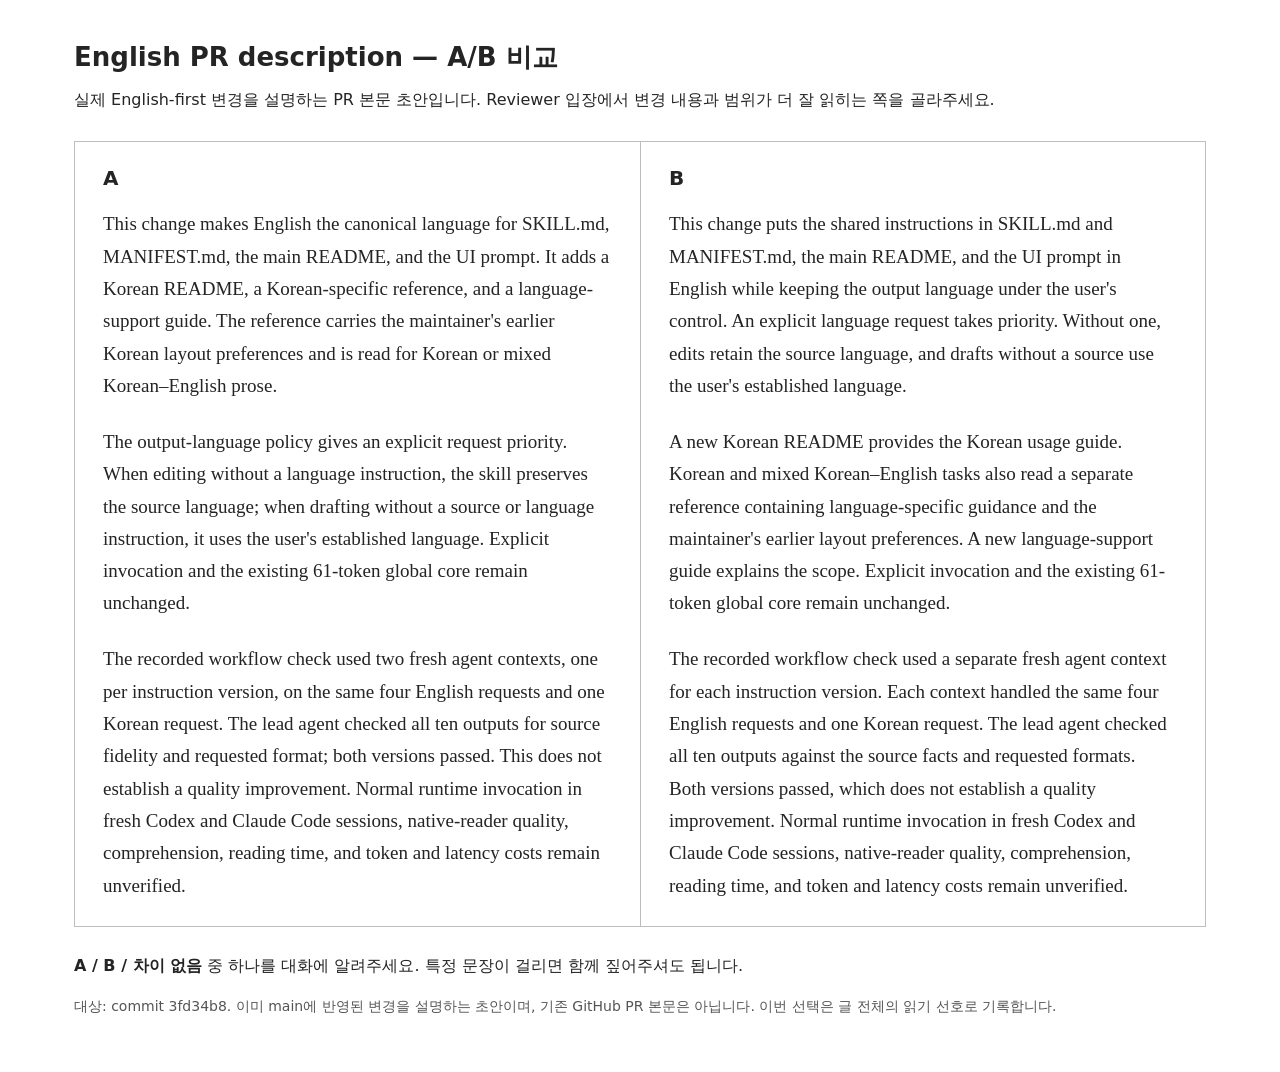
<file: research/english-pr-description-ab-20261101.html>
<!doctype html>
<html lang="ko">
<head>
<meta charset="utf-8">
<meta name="viewport" content="width=device-width, initial-scale=1">
<meta name="robots" content="noindex, nofollow">
<title>English PR description — A/B 비교</title>
<style>
* { box-sizing: border-box; }
body { margin: 0; color: #242424; background: #fff; font-family: system-ui, sans-serif; }
main { max-width: 1180px; margin: 0 auto; padding: 40px 24px; }
h1 { margin: 0 0 12px; font-size: 26px; }
.intro { margin: 0 0 28px; line-height: 1.65; }
.comparison { display: grid; grid-template-columns: repeat(2, minmax(0, 1fr)); border: 1px solid #bdbdbd; }
article { padding: 24px 28px; min-width: 0; }
article + article { border-left: 1px solid #bdbdbd; }
h2 { margin: 0 0 18px; font-size: 20px; }
.prose { font-family: Georgia, 'Times New Roman', serif; font-size: 19px; line-height: 1.7; overflow-wrap: break-word; }
.prose p { margin: 0 0 1.25em; }
.prose p:last-child { margin-bottom: 0; }
.prompt { margin-top: 26px; line-height: 1.65; }
.note { color: #555; font-size: 14px; line-height: 1.65; }
@media (max-width: 720px) {
 main { padding: 24px 16px; }
 .comparison { grid-template-columns: 1fr; }
 article { padding: 22px; }
 article + article { border-left: 0; border-top: 1px solid #bdbdbd; }
}
@media print { main { max-width: none; padding: 0; } article { break-inside: avoid; } }
</style>
</head>
<body>
<main>
<h1>English PR description — A/B 비교</h1>
<p class="intro">실제 English-first 변경을 설명하는 PR 본문 초안입니다. Reviewer 입장에서 변경 내용과 범위가 더 잘 읽히는 쪽을 골라주세요.</p>
<div class="comparison">
<article aria-labelledby="label-a"><h2 id="label-a">A</h2><div class="prose" lang="en"><p>This change makes English the canonical language for SKILL.md, MANIFEST.md, the main README, and the UI prompt. It adds a Korean README, a Korean-specific reference, and a language-support guide. The reference carries the maintainer&#x27;s earlier Korean layout preferences and is read for Korean or mixed Korean–English prose.</p><p>The output-language policy gives an explicit request priority. When editing without a language instruction, the skill preserves the source language; when drafting without a source or language instruction, it uses the user&#x27;s established language. Explicit invocation and the existing 61-token global core remain unchanged.</p><p>The recorded workflow check used two fresh agent contexts, one per instruction version, on the same four English requests and one Korean request. The lead agent checked all ten outputs for source fidelity and requested format; both versions passed. This does not establish a quality improvement. Normal runtime invocation in fresh Codex and Claude Code sessions, native-reader quality, comprehension, reading time, and token and latency costs remain unverified.</p></div></article>
<article aria-labelledby="label-b"><h2 id="label-b">B</h2><div class="prose" lang="en"><p>This change puts the shared instructions in SKILL.md and MANIFEST.md, the main README, and the UI prompt in English while keeping the output language under the user&#x27;s control. An explicit language request takes priority. Without one, edits retain the source language, and drafts without a source use the user&#x27;s established language.</p><p>A new Korean README provides the Korean usage guide. Korean and mixed Korean–English tasks also read a separate reference containing language-specific guidance and the maintainer&#x27;s earlier layout preferences. A new language-support guide explains the scope. Explicit invocation and the existing 61-token global core remain unchanged.</p><p>The recorded workflow check used a separate fresh agent context for each instruction version. Each context handled the same four English requests and one Korean request. The lead agent checked all ten outputs against the source facts and requested formats. Both versions passed, which does not establish a quality improvement. Normal runtime invocation in fresh Codex and Claude Code sessions, native-reader quality, comprehension, reading time, and token and latency costs remain unverified.</p></div></article>
</div>
<p class="prompt"><strong>A / B / 차이 없음</strong> 중 하나를 대화에 알려주세요. 특정 문장이 걸리면 함께 짚어주셔도 됩니다.</p>
<p class="note">대상: commit 3fd34b8. 이미 main에 반영된 변경을 설명하는 초안이며, 기존 GitHub PR 본문은 아닙니다. 이번 선택은 글 전체의 읽기 선호로 기록합니다.</p>
</main>
</body>
</html>
</file>
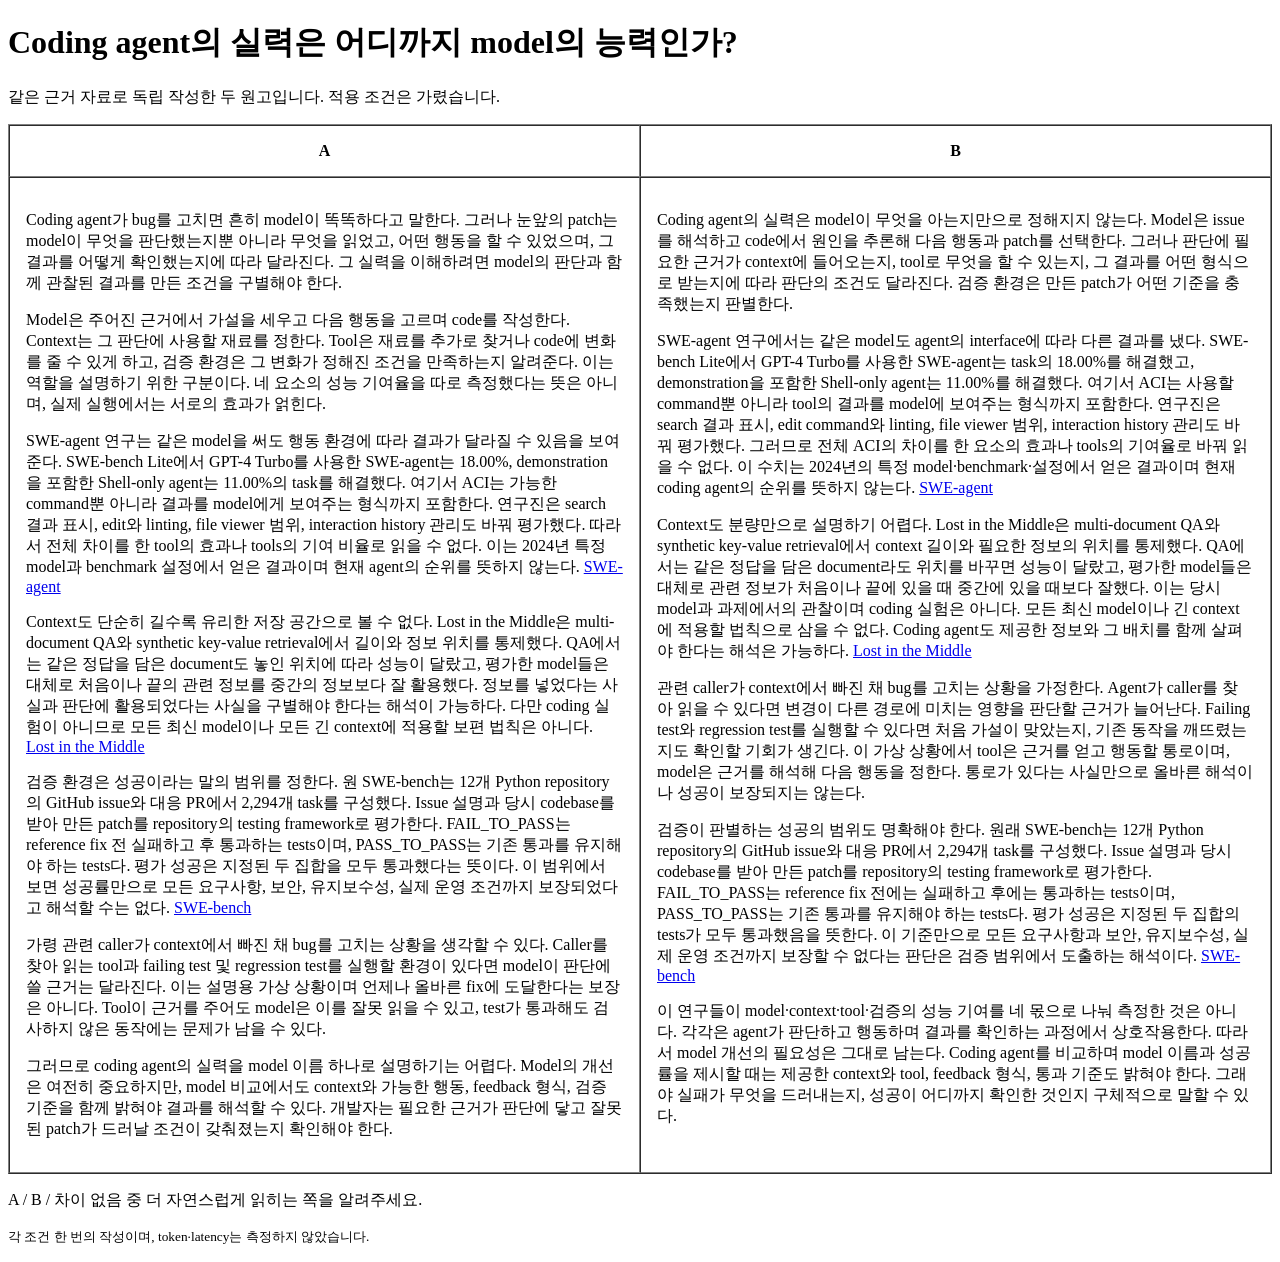
<file: research/essay-ab-20261101.html>
<!doctype html>
<html lang="ko">
<head>
<meta charset="utf-8">
<meta name="viewport" content="width=device-width, initial-scale=1">
<title>Coding agent essay — A/B 비교</title>
</head>
<body>
<h1>Coding agent의 실력은 어디까지 model의 능력인가?</h1>
<p>같은 근거 자료로 독립 작성한 두 원고입니다. 적용 조건은 가렸습니다.</p>
<table border="1" cellpadding="16" cellspacing="0" width="100%">
<colgroup><col width="50%"><col width="50%"></colgroup>
<thead><tr><th scope="col">A</th><th scope="col">B</th></tr></thead>
<tbody><tr>
<td valign="top">
<p>Coding agent가 bug를 고치면 흔히 model이 똑똑하다고 말한다. 그러나 눈앞의 patch는 model이 무엇을 판단했는지뿐 아니라 무엇을 읽었고, 어떤 행동을 할 수 있었으며, 그 결과를 어떻게 확인했는지에 따라 달라진다. 그 실력을 이해하려면 model의 판단과 함께 관찰된 결과를 만든 조건을 구별해야 한다.</p>
<p>Model은 주어진 근거에서 가설을 세우고 다음 행동을 고르며 code를 작성한다. Context는 그 판단에 사용할 재료를 정한다. Tool은 재료를 추가로 찾거나 code에 변화를 줄 수 있게 하고, 검증 환경은 그 변화가 정해진 조건을 만족하는지 알려준다. 이는 역할을 설명하기 위한 구분이다. 네 요소의 성능 기여율을 따로 측정했다는 뜻은 아니며, 실제 실행에서는 서로의 효과가 얽힌다.</p>
<p>SWE-agent 연구는 같은 model을 써도 행동 환경에 따라 결과가 달라질 수 있음을 보여준다. SWE-bench Lite에서 GPT-4 Turbo를 사용한 SWE-agent는 18.00%, demonstration을 포함한 Shell-only agent는 11.00%의 task를 해결했다. 여기서 ACI는 가능한 command뿐 아니라 결과를 model에게 보여주는 형식까지 포함한다. 연구진은 search 결과 표시, edit와 linting, file viewer 범위, interaction history 관리도 바꿔 평가했다. 따라서 전체 차이를 한 tool의 효과나 tools의 기여 비율로 읽을 수 없다. 이는 2024년 특정 model과 benchmark 설정에서 얻은 결과이며 현재 agent의 순위를 뜻하지 않는다. <a href="https://arxiv.org/html/2405.15793v3">SWE-agent</a></p>
<p>Context도 단순히 길수록 유리한 저장 공간으로 볼 수 없다. Lost in the Middle은 multi-document QA와 synthetic key-value retrieval에서 길이와 정보 위치를 통제했다. QA에서는 같은 정답을 담은 document도 놓인 위치에 따라 성능이 달랐고, 평가한 model들은 대체로 처음이나 끝의 관련 정보를 중간의 정보보다 잘 활용했다. 정보를 넣었다는 사실과 판단에 활용되었다는 사실을 구별해야 한다는 해석이 가능하다. 다만 coding 실험이 아니므로 모든 최신 model이나 모든 긴 context에 적용할 보편 법칙은 아니다. <a href="https://aclanthology.org/2024.tacl-1.9/">Lost in the Middle</a></p>
<p>검증 환경은 성공이라는 말의 범위를 정한다. 원 SWE-bench는 12개 Python repository의 GitHub issue와 대응 PR에서 2,294개 task를 구성했다. Issue 설명과 당시 codebase를 받아 만든 patch를 repository의 testing framework로 평가한다. FAIL_TO_PASS는 reference fix 전 실패하고 후 통과하는 tests이며, PASS_TO_PASS는 기존 통과를 유지해야 하는 tests다. 평가 성공은 지정된 두 집합을 모두 통과했다는 뜻이다. 이 범위에서 보면 성공률만으로 모든 요구사항, 보안, 유지보수성, 실제 운영 조건까지 보장되었다고 해석할 수는 없다. <a href="https://arxiv.org/html/2310.06770v3">SWE-bench</a></p>
<p>가령 관련 caller가 context에서 빠진 채 bug를 고치는 상황을 생각할 수 있다. Caller를 찾아 읽는 tool과 failing test 및 regression test를 실행할 환경이 있다면 model이 판단에 쓸 근거는 달라진다. 이는 설명용 가상 상황이며 언제나 올바른 fix에 도달한다는 보장은 아니다. Tool이 근거를 주어도 model은 이를 잘못 읽을 수 있고, test가 통과해도 검사하지 않은 동작에는 문제가 남을 수 있다.</p>
<p>그러므로 coding agent의 실력을 model 이름 하나로 설명하기는 어렵다. Model의 개선은 여전히 중요하지만, model 비교에서도 context와 가능한 행동, feedback 형식, 검증 기준을 함께 밝혀야 결과를 해석할 수 있다. 개발자는 필요한 근거가 판단에 닿고 잘못된 patch가 드러날 조건이 갖춰졌는지 확인해야 한다.</p>
</td>
<td valign="top">
<p>Coding agent의 실력은 model이 무엇을 아는지만으로 정해지지 않는다. Model은 issue를 해석하고 code에서 원인을 추론해 다음 행동과 patch를 선택한다. 그러나 판단에 필요한 근거가 context에 들어오는지, tool로 무엇을 할 수 있는지, 그 결과를 어떤 형식으로 받는지에 따라 판단의 조건도 달라진다. 검증 환경은 만든 patch가 어떤 기준을 충족했는지 판별한다.</p>
<p>SWE-agent 연구에서는 같은 model도 agent의 interface에 따라 다른 결과를 냈다. SWE-bench Lite에서 GPT-4 Turbo를 사용한 SWE-agent는 task의 18.00%를 해결했고, demonstration을 포함한 Shell-only agent는 11.00%를 해결했다. 여기서 ACI는 사용할 command뿐 아니라 tool의 결과를 model에 보여주는 형식까지 포함한다. 연구진은 search 결과 표시, edit command와 linting, file viewer 범위, interaction history 관리도 바꿔 평가했다. 그러므로 전체 ACI의 차이를 한 요소의 효과나 tools의 기여율로 바꿔 읽을 수 없다. 이 수치는 2024년의 특정 model·benchmark·설정에서 얻은 결과이며 현재 coding agent의 순위를 뜻하지 않는다. <a href="https://arxiv.org/html/2405.15793v3">SWE-agent</a></p>
<p>Context도 분량만으로 설명하기 어렵다. Lost in the Middle은 multi-document QA와 synthetic key-value retrieval에서 context 길이와 필요한 정보의 위치를 통제했다. QA에서는 같은 정답을 담은 document라도 위치를 바꾸면 성능이 달랐고, 평가한 model들은 대체로 관련 정보가 처음이나 끝에 있을 때 중간에 있을 때보다 잘했다. 이는 당시 model과 과제에서의 관찰이며 coding 실험은 아니다. 모든 최신 model이나 긴 context에 적용할 법칙으로 삼을 수 없다. Coding agent도 제공한 정보와 그 배치를 함께 살펴야 한다는 해석은 가능하다. <a href="https://aclanthology.org/2024.tacl-1.9/">Lost in the Middle</a></p>
<p>관련 caller가 context에서 빠진 채 bug를 고치는 상황을 가정한다. Agent가 caller를 찾아 읽을 수 있다면 변경이 다른 경로에 미치는 영향을 판단할 근거가 늘어난다. Failing test와 regression test를 실행할 수 있다면 처음 가설이 맞았는지, 기존 동작을 깨뜨렸는지도 확인할 기회가 생긴다. 이 가상 상황에서 tool은 근거를 얻고 행동할 통로이며, model은 근거를 해석해 다음 행동을 정한다. 통로가 있다는 사실만으로 올바른 해석이나 성공이 보장되지는 않는다.</p>
<p>검증이 판별하는 성공의 범위도 명확해야 한다. 원래 SWE-bench는 12개 Python repository의 GitHub issue와 대응 PR에서 2,294개 task를 구성했다. Issue 설명과 당시 codebase를 받아 만든 patch를 repository의 testing framework로 평가한다. FAIL_TO_PASS는 reference fix 전에는 실패하고 후에는 통과하는 tests이며, PASS_TO_PASS는 기존 통과를 유지해야 하는 tests다. 평가 성공은 지정된 두 집합의 tests가 모두 통과했음을 뜻한다. 이 기준만으로 모든 요구사항과 보안, 유지보수성, 실제 운영 조건까지 보장할 수 없다는 판단은 검증 범위에서 도출하는 해석이다. <a href="https://arxiv.org/html/2310.06770v3">SWE-bench</a></p>
<p>이 연구들이 model·context·tool·검증의 성능 기여를 네 몫으로 나눠 측정한 것은 아니다. 각각은 agent가 판단하고 행동하며 결과를 확인하는 과정에서 상호작용한다. 따라서 model 개선의 필요성은 그대로 남는다. Coding agent를 비교하며 model 이름과 성공률을 제시할 때는 제공한 context와 tool, feedback 형식, 통과 기준도 밝혀야 한다. 그래야 실패가 무엇을 드러내는지, 성공이 어디까지 확인한 것인지 구체적으로 말할 수 있다.</p>
</td>
</tr></tbody>
</table>
<p>A / B / 차이 없음 중 더 자연스럽게 읽히는 쪽을 알려주세요.</p>
<p><small>각 조건 한 번의 작성이며, token·latency는 측정하지 않았습니다.</small></p>
</body>
</html>
</file>
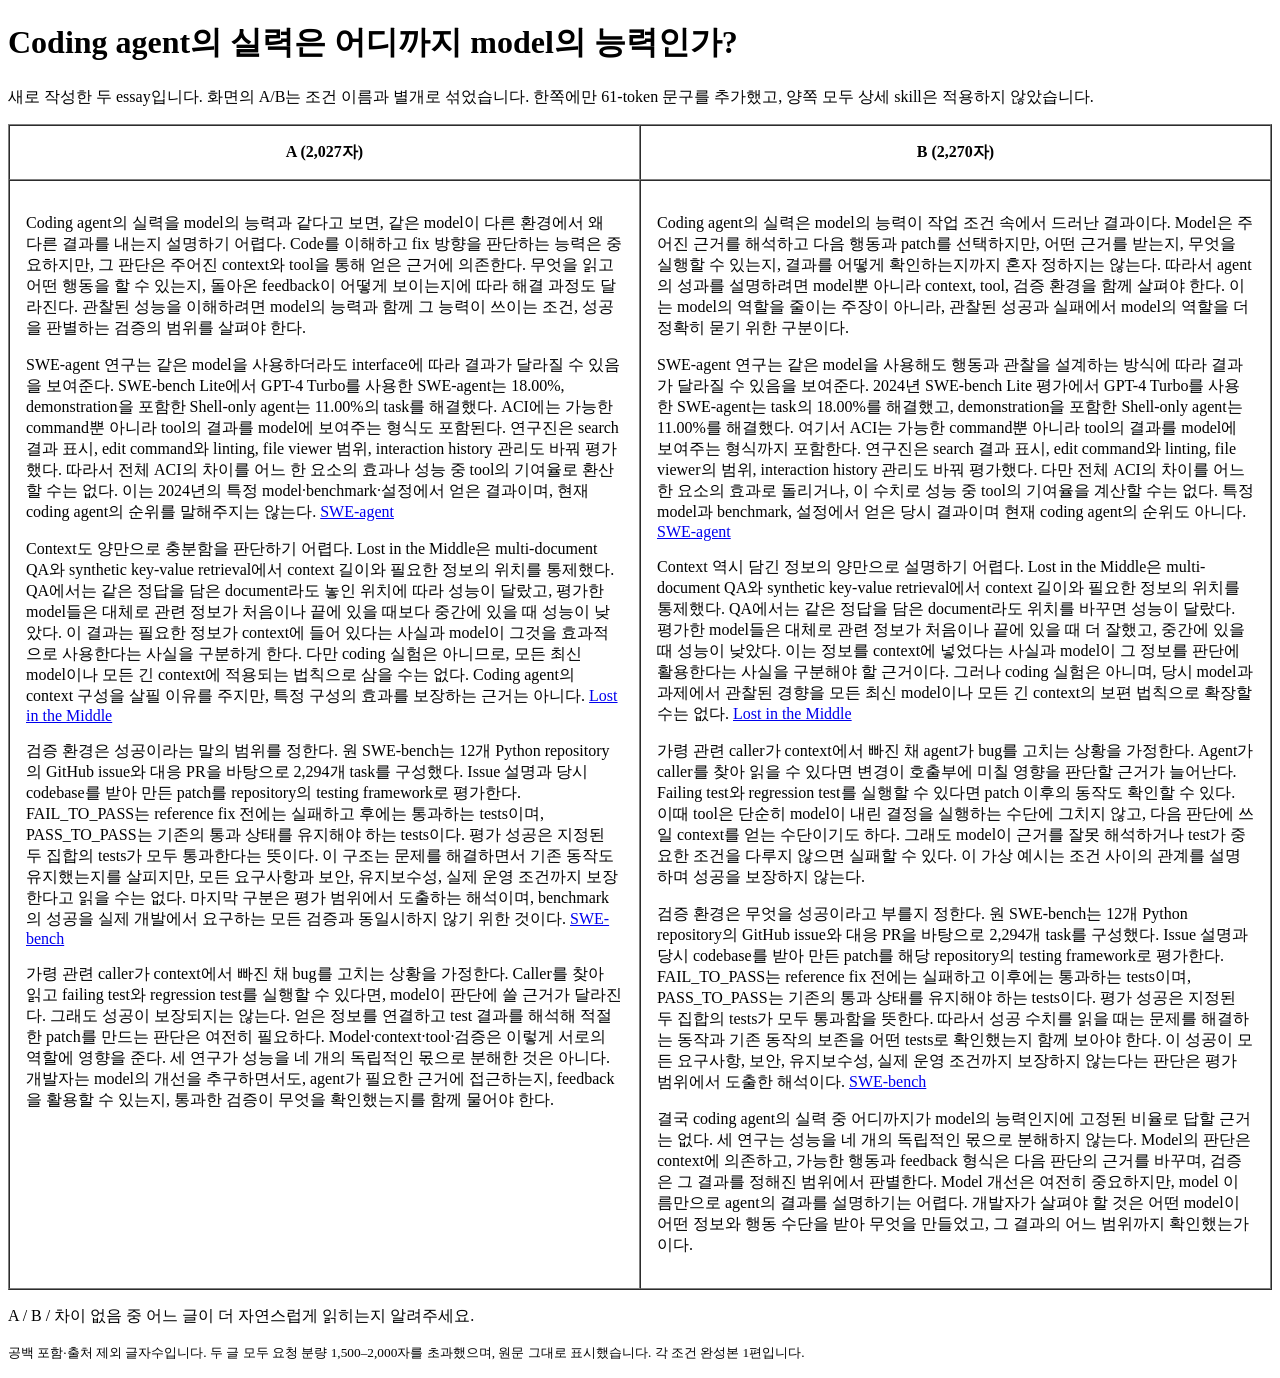
<file: research/essay-core-ab-20261101.html>
<!doctype html>
<html lang="ko">
<head><meta charset="utf-8"><meta name="viewport" content="width=device-width, initial-scale=1"><title>61-token 지침 — 새 essay A/B</title></head>
<body>
<h1>Coding agent의 실력은 어디까지 model의 능력인가?</h1>
<p>새로 작성한 두 essay입니다. 화면의 A/B는 조건 이름과 별개로 섞었습니다. 한쪽에만 61-token 문구를 추가했고, 양쪽 모두 상세 skill은 적용하지 않았습니다.</p>
<table border="1" cellpadding="16" cellspacing="0" width="100%"><colgroup><col width="50%"><col width="50%"></colgroup>
<thead><tr><th scope="col">A (2,027자)</th><th scope="col">B (2,270자)</th></tr></thead>
<tbody><tr><td valign="top">
<p>Coding agent의 실력을 model의 능력과 같다고 보면, 같은 model이 다른 환경에서 왜 다른 결과를 내는지 설명하기 어렵다. Code를 이해하고 fix 방향을 판단하는 능력은 중요하지만, 그 판단은 주어진 context와 tool을 통해 얻은 근거에 의존한다. 무엇을 읽고 어떤 행동을 할 수 있는지, 돌아온 feedback이 어떻게 보이는지에 따라 해결 과정도 달라진다. 관찰된 성능을 이해하려면 model의 능력과 함께 그 능력이 쓰이는 조건, 성공을 판별하는 검증의 범위를 살펴야 한다.</p>
<p>SWE-agent 연구는 같은 model을 사용하더라도 interface에 따라 결과가 달라질 수 있음을 보여준다. SWE-bench Lite에서 GPT-4 Turbo를 사용한 SWE-agent는 18.00%, demonstration을 포함한 Shell-only agent는 11.00%의 task를 해결했다. ACI에는 가능한 command뿐 아니라 tool의 결과를 model에 보여주는 형식도 포함된다. 연구진은 search 결과 표시, edit command와 linting, file viewer 범위, interaction history 관리도 바꿔 평가했다. 따라서 전체 ACI의 차이를 어느 한 요소의 효과나 성능 중 tool의 기여율로 환산할 수는 없다. 이는 2024년의 특정 model·benchmark·설정에서 얻은 결과이며, 현재 coding agent의 순위를 말해주지는 않는다. <a href="https://arxiv.org/html/2405.15793v3">SWE-agent</a></p>
<p>Context도 양만으로 충분함을 판단하기 어렵다. Lost in the Middle은 multi-document QA와 synthetic key-value retrieval에서 context 길이와 필요한 정보의 위치를 통제했다. QA에서는 같은 정답을 담은 document라도 놓인 위치에 따라 성능이 달랐고, 평가한 model들은 대체로 관련 정보가 처음이나 끝에 있을 때보다 중간에 있을 때 성능이 낮았다. 이 결과는 필요한 정보가 context에 들어 있다는 사실과 model이 그것을 효과적으로 사용한다는 사실을 구분하게 한다. 다만 coding 실험은 아니므로, 모든 최신 model이나 모든 긴 context에 적용되는 법칙으로 삼을 수는 없다. Coding agent의 context 구성을 살필 이유를 주지만, 특정 구성의 효과를 보장하는 근거는 아니다. <a href="https://aclanthology.org/2024.tacl-1.9/">Lost in the Middle</a></p>
<p>검증 환경은 성공이라는 말의 범위를 정한다. 원 SWE-bench는 12개 Python repository의 GitHub issue와 대응 PR을 바탕으로 2,294개 task를 구성했다. Issue 설명과 당시 codebase를 받아 만든 patch를 repository의 testing framework로 평가한다. FAIL_TO_PASS는 reference fix 전에는 실패하고 후에는 통과하는 tests이며, PASS_TO_PASS는 기존의 통과 상태를 유지해야 하는 tests이다. 평가 성공은 지정된 두 집합의 tests가 모두 통과한다는 뜻이다. 이 구조는 문제를 해결하면서 기존 동작도 유지했는지를 살피지만, 모든 요구사항과 보안, 유지보수성, 실제 운영 조건까지 보장한다고 읽을 수는 없다. 마지막 구분은 평가 범위에서 도출하는 해석이며, benchmark의 성공을 실제 개발에서 요구하는 모든 검증과 동일시하지 않기 위한 것이다. <a href="https://arxiv.org/html/2310.06770v3">SWE-bench</a></p>
<p>가령 관련 caller가 context에서 빠진 채 bug를 고치는 상황을 가정한다. Caller를 찾아 읽고 failing test와 regression test를 실행할 수 있다면, model이 판단에 쓸 근거가 달라진다. 그래도 성공이 보장되지는 않는다. 얻은 정보를 연결하고 test 결과를 해석해 적절한 patch를 만드는 판단은 여전히 필요하다. Model·context·tool·검증은 이렇게 서로의 역할에 영향을 준다. 세 연구가 성능을 네 개의 독립적인 몫으로 분해한 것은 아니다. 개발자는 model의 개선을 추구하면서도, agent가 필요한 근거에 접근하는지, feedback을 활용할 수 있는지, 통과한 검증이 무엇을 확인했는지를 함께 물어야 한다.</p>
</td><td valign="top">
<p>Coding agent의 실력은 model의 능력이 작업 조건 속에서 드러난 결과이다. Model은 주어진 근거를 해석하고 다음 행동과 patch를 선택하지만, 어떤 근거를 받는지, 무엇을 실행할 수 있는지, 결과를 어떻게 확인하는지까지 혼자 정하지는 않는다. 따라서 agent의 성과를 설명하려면 model뿐 아니라 context, tool, 검증 환경을 함께 살펴야 한다. 이는 model의 역할을 줄이는 주장이 아니라, 관찰된 성공과 실패에서 model의 역할을 더 정확히 묻기 위한 구분이다.</p>
<p>SWE-agent 연구는 같은 model을 사용해도 행동과 관찰을 설계하는 방식에 따라 결과가 달라질 수 있음을 보여준다. 2024년 SWE-bench Lite 평가에서 GPT-4 Turbo를 사용한 SWE-agent는 task의 18.00%를 해결했고, demonstration을 포함한 Shell-only agent는 11.00%를 해결했다. 여기서 ACI는 가능한 command뿐 아니라 tool의 결과를 model에 보여주는 형식까지 포함한다. 연구진은 search 결과 표시, edit command와 linting, file viewer의 범위, interaction history 관리도 바꿔 평가했다. 다만 전체 ACI의 차이를 어느 한 요소의 효과로 돌리거나, 이 수치로 성능 중 tool의 기여율을 계산할 수는 없다. 특정 model과 benchmark, 설정에서 얻은 당시 결과이며 현재 coding agent의 순위도 아니다. <a href="https://arxiv.org/html/2405.15793v3">SWE-agent</a></p>
<p>Context 역시 담긴 정보의 양만으로 설명하기 어렵다. Lost in the Middle은 multi-document QA와 synthetic key-value retrieval에서 context 길이와 필요한 정보의 위치를 통제했다. QA에서는 같은 정답을 담은 document라도 위치를 바꾸면 성능이 달랐다. 평가한 model들은 대체로 관련 정보가 처음이나 끝에 있을 때 더 잘했고, 중간에 있을 때 성능이 낮았다. 이는 정보를 context에 넣었다는 사실과 model이 그 정보를 판단에 활용한다는 사실을 구분해야 할 근거이다. 그러나 coding 실험은 아니며, 당시 model과 과제에서 관찰된 경향을 모든 최신 model이나 모든 긴 context의 보편 법칙으로 확장할 수는 없다. <a href="https://aclanthology.org/2024.tacl-1.9/">Lost in the Middle</a></p>
<p>가령 관련 caller가 context에서 빠진 채 agent가 bug를 고치는 상황을 가정한다. Agent가 caller를 찾아 읽을 수 있다면 변경이 호출부에 미칠 영향을 판단할 근거가 늘어난다. Failing test와 regression test를 실행할 수 있다면 patch 이후의 동작도 확인할 수 있다. 이때 tool은 단순히 model이 내린 결정을 실행하는 수단에 그치지 않고, 다음 판단에 쓰일 context를 얻는 수단이기도 하다. 그래도 model이 근거를 잘못 해석하거나 test가 중요한 조건을 다루지 않으면 실패할 수 있다. 이 가상 예시는 조건 사이의 관계를 설명하며 성공을 보장하지 않는다.</p>
<p>검증 환경은 무엇을 성공이라고 부를지 정한다. 원 SWE-bench는 12개 Python repository의 GitHub issue와 대응 PR을 바탕으로 2,294개 task를 구성했다. Issue 설명과 당시 codebase를 받아 만든 patch를 해당 repository의 testing framework로 평가한다. FAIL_TO_PASS는 reference fix 전에는 실패하고 이후에는 통과하는 tests이며, PASS_TO_PASS는 기존의 통과 상태를 유지해야 하는 tests이다. 평가 성공은 지정된 두 집합의 tests가 모두 통과함을 뜻한다. 따라서 성공 수치를 읽을 때는 문제를 해결하는 동작과 기존 동작의 보존을 어떤 tests로 확인했는지 함께 보아야 한다. 이 성공이 모든 요구사항, 보안, 유지보수성, 실제 운영 조건까지 보장하지 않는다는 판단은 평가 범위에서 도출한 해석이다. <a href="https://arxiv.org/html/2310.06770v3">SWE-bench</a></p>
<p>결국 coding agent의 실력 중 어디까지가 model의 능력인지에 고정된 비율로 답할 근거는 없다. 세 연구는 성능을 네 개의 독립적인 몫으로 분해하지 않는다. Model의 판단은 context에 의존하고, 가능한 행동과 feedback 형식은 다음 판단의 근거를 바꾸며, 검증은 그 결과를 정해진 범위에서 판별한다. Model 개선은 여전히 중요하지만, model 이름만으로 agent의 결과를 설명하기는 어렵다. 개발자가 살펴야 할 것은 어떤 model이 어떤 정보와 행동 수단을 받아 무엇을 만들었고, 그 결과의 어느 범위까지 확인했는가이다.</p>
</td></tr></tbody></table>
<p>A / B / 차이 없음 중 어느 글이 더 자연스럽게 읽히는지 알려주세요.</p>
<p><small>공백 포함·출처 제외 글자수입니다. 두 글 모두 요청 분량 1,500–2,000자를 초과했으며, 원문 그대로 표시했습니다. 각 조건 완성본 1편입니다.</small></p>
</body>
</html>
</file>
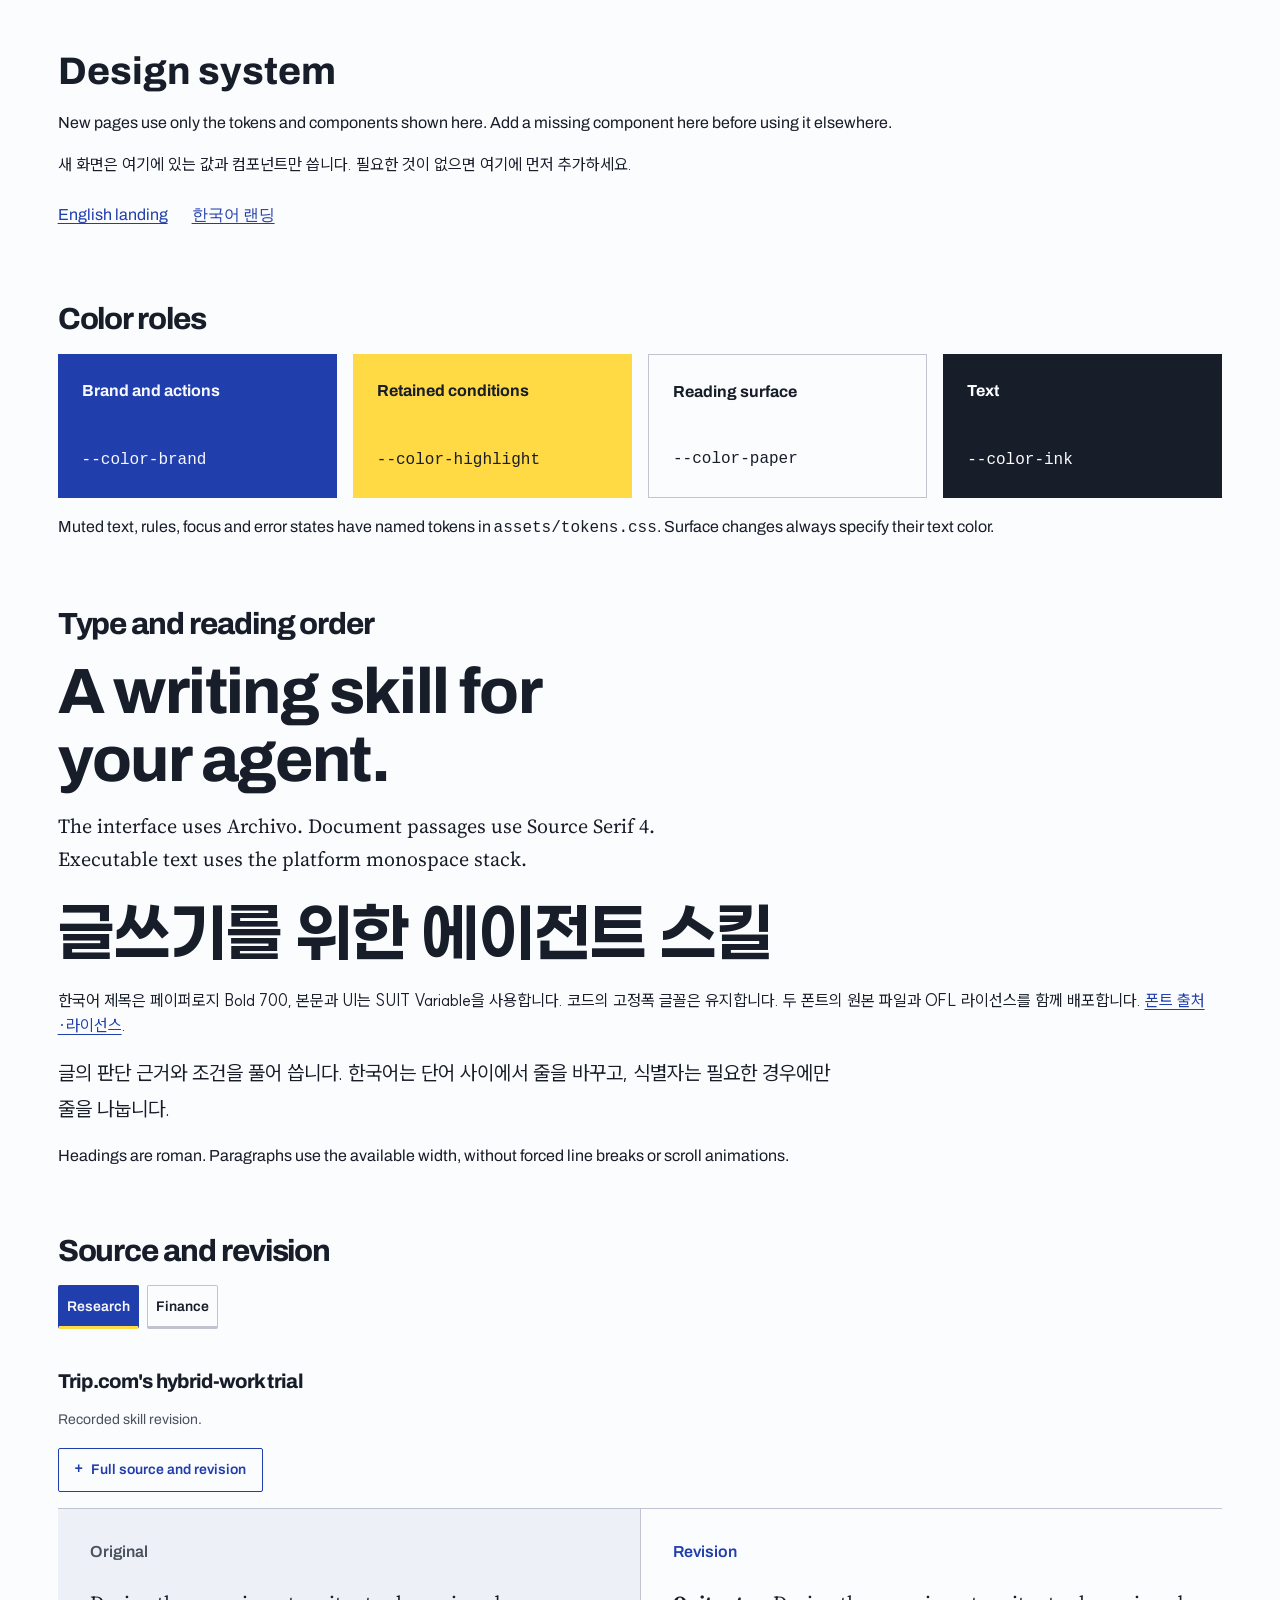
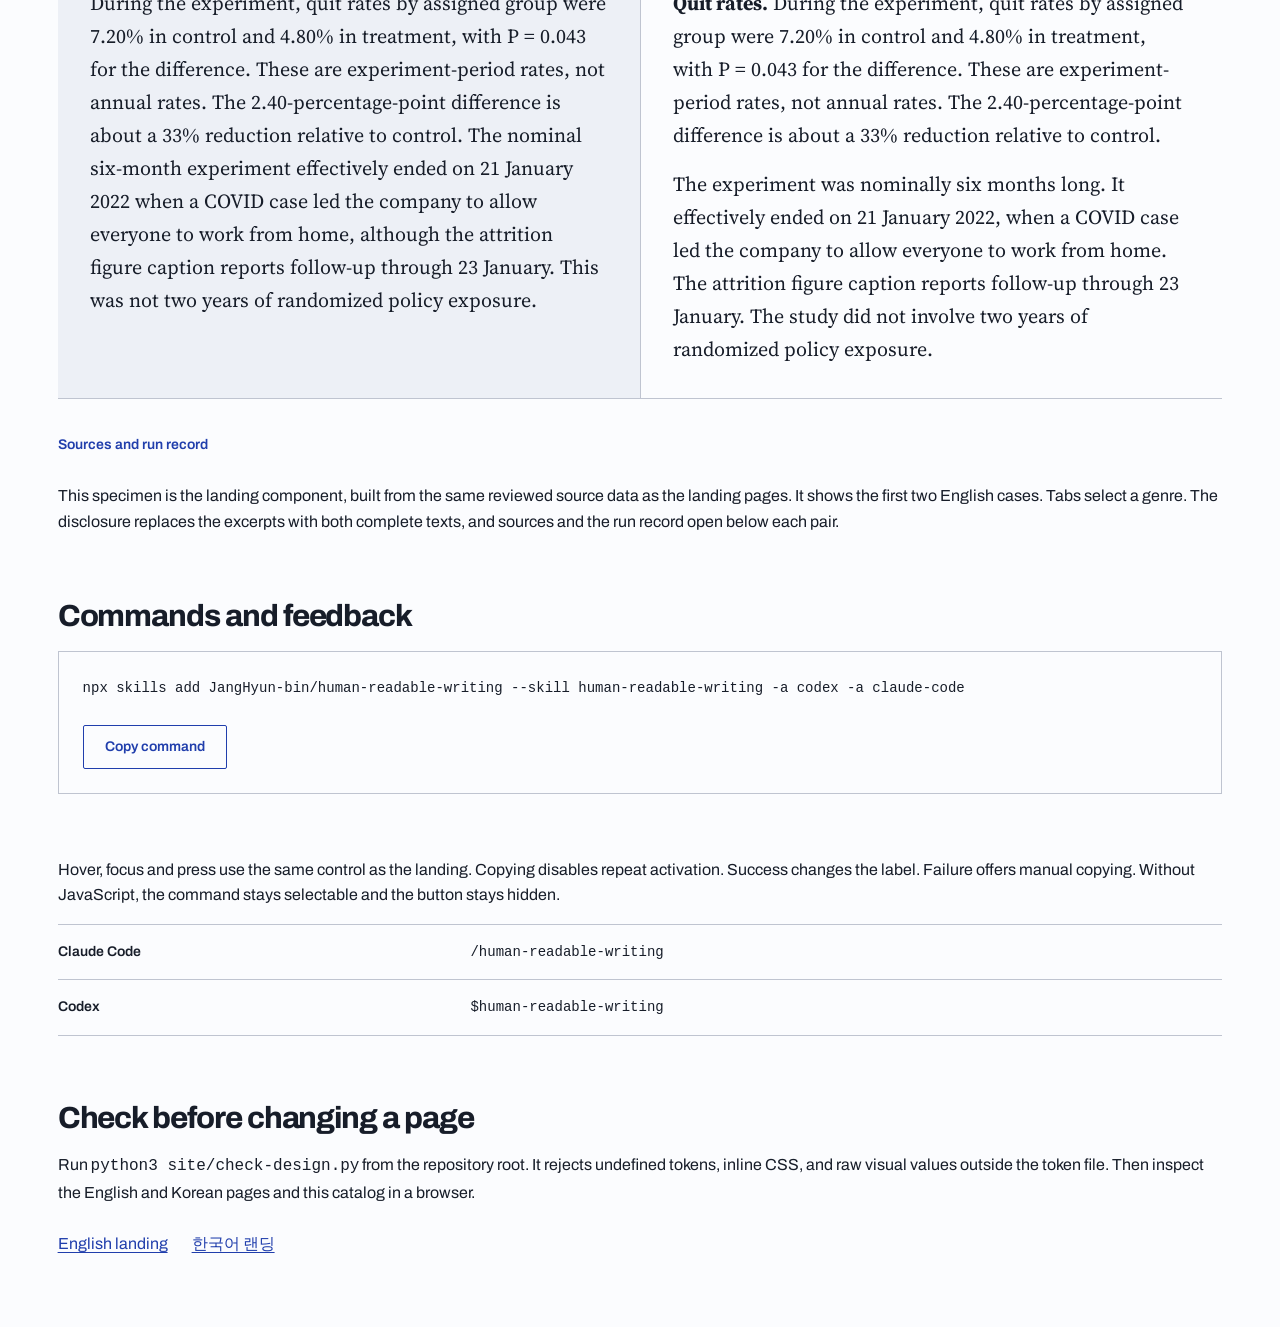
<file: site/styleguide.html>
<!doctype html>
<html lang="en">
<head>
  <meta charset="utf-8">
  <meta name="viewport" content="width=device-width, initial-scale=1">
  <title>Design system · Human-readable writing</title>
  <link rel="preconnect" href="https://fonts.googleapis.com">
  <link rel="preconnect" href="https://fonts.gstatic.com" crossorigin>
  <link href="https://fonts.googleapis.com/css2?family=Archivo:wght@400;600;750&amp;family=Source+Serif+4:opsz,wght@8..60,400;8..60,600&amp;display=swap" rel="stylesheet">
  <link rel="icon" type="image/svg+xml" href="assets/mark.svg">
  <link rel="stylesheet" href="assets/tokens.css">
  <link rel="stylesheet" href="assets/site.css">
  <script src="assets/site.js" defer></script>
</head>
<body>
  <a class="skip-link" href="#main">Skip to content</a>
  <main class="wrap catalog" id="main" tabindex="-1">
    <header class="catalog-section">
      <h1>Design system</h1>
      <p>New pages use only the tokens and components shown here. Add a missing component here before using it elsewhere.</p>
      <p lang="ko">새 화면은 여기에 있는 값과 컴포넌트만 씁니다. 필요한 것이 없으면 여기에 먼저 추가하세요.</p>
      <nav class="footer-links" aria-label="Page examples"><a href="./">English landing</a><a href="ko/" lang="ko">한국어 랜딩</a></nav>
    </header>
    <section class="catalog-section" aria-labelledby="palette-title">
      <h2 id="palette-title">Color roles</h2>
      <div class="swatches">
        <div class="swatch swatch-brand"><strong>Brand and actions</strong><code>--color-brand</code></div>
        <div class="swatch swatch-highlight"><strong>Retained conditions</strong><code>--color-highlight</code></div>
        <div class="swatch swatch-paper"><strong>Reading surface</strong><code>--color-paper</code></div>
        <div class="swatch swatch-ink"><strong>Text</strong><code>--color-ink</code></div>
      </div>
      <p>Muted text, rules, focus and error states have named tokens in <code>assets/tokens.css</code>. Surface changes always specify their text color.</p>
    </section>
    <section class="catalog-section" aria-labelledby="type-title">
      <h2 id="type-title">Type and reading order</h2>
      <div class="intro"><p class="catalog-display">A writing skill for your agent.</p></div>
      <p class="document-sample">The interface uses Archivo. Document passages use Source Serif 4. Executable text uses the platform monospace stack.</p>
      <p class="catalog-display" lang="ko">글쓰기를 위한 에이전트 스킬</p>
      <p lang="ko">한국어 제목은 페이퍼로지 Bold 700, 본문과 UI는 SUIT Variable을 사용합니다. 코드의 고정폭 글꼴은 유지합니다. 두 폰트의 원본 파일과 OFL 라이선스를 함께 배포합니다. <a href="assets/fonts/NOTICE.md">폰트 출처·라이선스</a>.</p>
      <p class="document-sample" lang="ko">글의 판단 근거와 조건을 풀어 씁니다. 한국어는 단어 사이에서 줄을 바꾸고, 식별자는 필요한 경우에만 줄을 나눕니다.</p>
      <p>Headings are roman. Paragraphs use the available width, without forced line breaks or scroll animations.</p>
    </section>
    <section class="catalog-section" aria-labelledby="document-title">
      <h2 id="document-title">Source and revision</h2>
      <!-- professional-examples:start -->
      <div data-example-browser>
      <nav class="example-tabs" data-example-tabs aria-label="Writing genre">
      <a class="example-tab" href="#example-research" id="example-tab-research">Research</a>
      <a class="example-tab" href="#example-finance" id="example-tab-finance">Finance</a>
      </nav>
      <article class="example-panel" id="example-research" data-example-panel aria-labelledby="example-topic-research">
      <h3 class="example-topic" id="example-topic-research">Trip.com&#x27;s hybrid-work trial</h3>
      <p class="example-notice">Recorded skill revision.</p>
      <figure class="edit">
      <details class="example-detail">
      <summary><span class="when-closed">Full source and revision</span><span class="when-open">Excerpt view</span></summary>
      <div class="diptych">
      <section class="document document-before" aria-labelledby="example-research-full-before-label">
      <h4 class="document-label" id="example-research-full-before-label">Original</h4>
      <div class="document-copy">
      <h5>Trip.com retention evidence for hybrid-policy review</h5>
      <h6>Evidence for the HR director</h6>
      <p>Bloom, Han and Liang&#x27;s <a href="https://www.nature.com/articles/s41586-024-07500-2">2024 Nature study</a> covered 1,612 university-graduate engineering, marketing and finance employees in Trip.com&#x27;s Airfare and IT divisions in Shanghai. Interns and new employees on probation were excluded. At this single employer, random assignment by odd or even birthday dates put 792 odd-birthday employees in a group allowed to work from home on Wednesday and Friday, with three office days, and 820 even-birthday employees in a five-office-day control group. The two home days were optional. The 518 initial volunteers started in the week of 9 August 2021, and the remaining 1,094 non-volunteers in the week of 13 September.</p>
      <p>During the experiment, quit rates by assigned group were 7.20% in control and 4.80% in treatment, with P = 0.043 for the difference. These are experiment-period rates, not annual rates. The 2.40-percentage-point difference is about a 33% reduction relative to control. The nominal six-month experiment effectively ended on 21 January 2022 when a COVID case led the company to allow everyone to work from home, although the attrition figure caption reports follow-up through 23 January. This was not two years of randomized policy exposure.</p>
      <p>Among employees assigned eligibility, actual take-up was about 55% for volunteers and 40% for non-volunteers across Wednesday and Friday opportunities, excluding public holidays, personal holidays and excused absences. These percentages use neither all employees nor all weekdays as their denominator. Typical use was about one day weekly. The quit-rate comparison therefore estimates assignment to the optional policy, not the effect of actually working from home twice every week.</p>
      <h6>Implication for our review</h6>
      <p>My judgment is that this evidence warrants considering a comparable optional-policy trial for graduate office roles, subject to checking how similar our work and commuting conditions are. That is a policy judgment, not a research finding that another employer will achieve the same quit-rate reduction or that fully remote work is equivalent.</p>
      </div>
      </section>
      <section class="document document-after" aria-labelledby="example-research-full-after-label">
      <h4 class="document-label" id="example-research-full-after-label">Revision</h4>
      <div class="document-copy">
      <h5>Trip.com retention evidence for hybrid-policy review</h5>
      <h6>Evidence for the HR director</h6>
      <p><strong>Study design.</strong> Bloom, Han and Liang&#x27;s <a href="https://www.nature.com/articles/s41586-024-07500-2">2024 Nature study</a> covered 1,612 university-graduate engineering, marketing and finance employees in Trip.com&#x27;s Airfare and IT divisions in Shanghai. Interns and new employees on probation were excluded. The study took place at a single employer.</p>
      <p>Assignment was random, based on whether an employee&#x27;s birthday date was odd or even:</p>
      <ul><li>792 odd-birthday employees were allowed to work from home on Wednesday and Friday, leaving three office days. The two home days were optional.</li><li>820 even-birthday employees formed a control group with five office days.</li></ul>
      <p>The 518 initial volunteers started in the week of 9 August 2021. The remaining 1,094 non-volunteers started in the week of 13 September.</p>
      <p><strong>Quit rates.</strong> During the experiment, quit rates by assigned group were 7.20% in control and 4.80% in treatment, with P = 0.043 for the difference. These are experiment-period rates, not annual rates. The 2.40-percentage-point difference is about a 33% reduction relative to control.</p>
      <p>The experiment was nominally six months long. It effectively ended on 21 January 2022, when a COVID case led the company to allow everyone to work from home. The attrition figure caption reports follow-up through 23 January. The study did not involve two years of randomized policy exposure.</p>
      <p><strong>Take-up.</strong> Among employees assigned eligibility, actual take-up was about 55% for volunteers and 40% for non-volunteers. These figures count Wednesday and Friday opportunities and exclude public holidays, personal holidays and excused absences. The denominator is therefore neither all employees nor all weekdays. Typical use was about one day weekly.</p>
      <p>The quit-rate comparison therefore estimates the effect of being assigned to the optional policy. It does not estimate the effect of actually working from home twice every week.</p>
      <h6>Implication for our review</h6>
      <p>My judgment is that this evidence warrants considering a comparable optional-policy trial for graduate office roles, subject to checking how similar our work and commuting conditions are. This is a policy judgment. The research does not show that another employer will achieve the same quit-rate reduction, or that fully remote work is equivalent.</p>
      </div>
      </section>
      </div>
      </details>
      <div class="diptych example-preview">
      <section class="document document-before" aria-labelledby="example-research-preview-before-label">
      <h4 class="document-label" id="example-research-preview-before-label">Original</h4>
      <div class="document-copy">
      <p>During the experiment, quit rates by assigned group were 7.20% in control and 4.80% in treatment, with P = 0.043 for the difference. These are experiment-period rates, not annual rates. The 2.40-percentage-point difference is about a 33% reduction relative to control. The nominal six-month experiment effectively ended on 21 January 2022 when a COVID case led the company to allow everyone to work from home, although the attrition figure caption reports follow-up through 23 January. This was not two years of randomized policy exposure.</p>
      </div>
      </section>
      <section class="document document-after" aria-labelledby="example-research-preview-after-label">
      <h4 class="document-label" id="example-research-preview-after-label">Revision</h4>
      <div class="document-copy">
      <p><strong>Quit rates.</strong> During the experiment, quit rates by assigned group were 7.20% in control and 4.80% in treatment, with P = 0.043 for the difference. These are experiment-period rates, not annual rates. The 2.40-percentage-point difference is about a 33% reduction relative to control.</p>
      <p>The experiment was nominally six months long. It effectively ended on 21 January 2022, when a COVID case led the company to allow everyone to work from home. The attrition figure caption reports follow-up through 23 January. The study did not involve two years of randomized policy exposure.</p>
      </div>
      </section>
      </div>
      <figcaption class="edit-notes">
      <details class="example-provenance">
      <summary>Sources and run record</summary>
      <p><code>claude-sonnet-5-5</code> · 2.1.322 (Claude Code). Source-fidelity review by a separate agent.</p>
      <p>Nicholas Bloom, Ruobing Han and James Liang, <a href="https://www.nature.com/articles/s41586-024-07500-2">Hybrid working from home improves retention without damaging performance</a>, Nature 630, 920–925 (2024), DOI 10.1038/s41586-024-07500-2. <a href="https://creativecommons.org/licenses/by/4.0/">CC BY 4.0</a>. Findings selected and paraphrased into project-authored English and Korean memos, with a policy judgment added. The Korean memo is not an authorized translation.</p>
      <p><a href="assets/examples/research/record.json" download>Source packet and run record (JSON)</a> · <a href="assets/examples/LICENSE">Project MIT license</a> · <a href="assets/examples/NOTICE.md">Notice</a></p>
      </details>
      </figcaption>
      </figure>
      </article>
      <article class="example-panel" id="example-finance" data-example-panel aria-labelledby="example-topic-finance">
      <h3 class="example-topic" id="example-topic-finance">Profit rises while operating cash flow falls</h3>
      <p class="example-notice">Fictional case · Recorded skill revision.</p>
      <figure class="edit">
      <details class="example-detail">
      <summary><span class="when-closed">Full source and revision</span><span class="when-open">Excerpt view</span></summary>
      <div class="diptych">
      <section class="document document-before" aria-labelledby="example-finance-full-before-label">
      <h4 class="document-label" id="example-finance-full-before-label">Original</h4>
      <div class="document-copy">
      <h5>Quarterly profit and operating cash flow review</h5>
      <p>This fictional manufacturer reports on an unchanged scope for the standalone April 1 through June 30 quarters of 2025 and 2026, not year-to-date periods. All amounts are exact KRW million. Net income increased by 200, or 20% of the Q2 2025 base of 1,000, while operating cash flow fell by 300 but remained positive in both quarters. Net income is a supplied bottom-line input rather than a reconstructed income statement.</p>
      <h6>Reconciliation</h6>
      <p>For the balance rows, the table gives each quarter&#x27;s opening and closing balances followed by the cash flow adjustment.</p>
      <table><thead><tr><th scope="col">Item</th><th scope="col">Q2 2025</th><th scope="col">Q2 2026</th></tr></thead><tbody><tr><td>Net income</td><td>1,000</td><td>1,200</td></tr><tr><td>Depreciation expense included in net income, added back</td><td>+200</td><td>+240</td></tr><tr><td>Trade receivables</td><td>800 to 900, adjustment -100</td><td>900 to 1,300, adjustment -400</td></tr><tr><td>Inventory</td><td>1,000 to 1,250, adjustment -250</td><td>1,200 to 1,800, adjustment -600</td></tr><tr><td>Trade payables</td><td>500 to 550, adjustment +50</td><td>600 to 760, adjustment +160</td></tr><tr><td>Other adjustments</td><td>0</td><td>0</td></tr><tr><td>Operating cash flow</td><td>900</td><td>600</td></tr></tbody></table>
      <p>Other adjustments total zero by design, and no acquisitions, currency translation, write-offs, reclassifications, or other noncash movements affect these balance changes. Depreciation is a noncash add-back, not a cash receipt. Accordingly, the reconciliations are <code>1,000 + 200 - 100 - 250 + 50 = 900</code> and <code>1,200 + 240 - 400 - 600 + 160 = 600</code>.</p>
      <p>The combined working-capital adjustment moved from -300 to -840. Its additional -540 outweighed the +200 net income change and +40 depreciation adjustment change. The operating cash flow change bridge is <code>+200 + 40 - 300 - 350 + 110 = -300</code>, with the last three components reflecting the larger receivable increase, larger inventory increase, and larger payable increase, respectively.</p>
      <h6>Interpretation limits</h6>
      <p>Cash balances, investing and financing flows, collection terms, receivable aging, inventory plans, and profit-growth causes are not supplied. Unknown is not zero. The reconciliation does not establish overdue customers, unsold inventory, or financial distress. Operating cash flow alone cannot establish a cash-balance change or support a complete liquidity assessment.</p>
      </div>
      </section>
      <section class="document document-after" aria-labelledby="example-finance-full-after-label">
      <h4 class="document-label" id="example-finance-full-after-label">Revision</h4>
      <div class="document-copy">
      <h5>Quarterly profit and operating cash flow review</h5>
      <p>This review covers a fictional manufacturer on an unchanged scope. It compares the standalone quarters of April 1 through June 30, 2025 and 2026, not year-to-date periods. All amounts are exact KRW million.</p>
      <p>Net income rose by 200, which is 20% of the Q2 2025 base of 1,000. Operating cash flow fell by 300 but stayed positive in both quarters. Net income is a supplied bottom-line input, not a reconstructed income statement.</p>
      <h6>Reconciliation</h6>
      <p>For the balance rows, the table gives each quarter&#x27;s opening and closing balances, followed by the cash flow adjustment.</p>
      <table><thead><tr><th scope="col">Item</th><th scope="col">Q2 2025</th><th scope="col">Q2 2026</th></tr></thead><tbody><tr><td>Net income</td><td>1,000</td><td>1,200</td></tr><tr><td>Depreciation expense included in net income, added back</td><td>+200</td><td>+240</td></tr><tr><td>Trade receivables</td><td>800 to 900, adjustment -100</td><td>900 to 1,300, adjustment -400</td></tr><tr><td>Inventory</td><td>1,000 to 1,250, adjustment -250</td><td>1,200 to 1,800, adjustment -600</td></tr><tr><td>Trade payables</td><td>500 to 550, adjustment +50</td><td>600 to 760, adjustment +160</td></tr><tr><td>Other adjustments</td><td>0</td><td>0</td></tr><tr><td>Operating cash flow</td><td>900</td><td>600</td></tr></tbody></table>
      <p>Other adjustments total zero by design. No acquisitions, currency translation, write-offs, reclassifications, or other noncash movements affect these balance changes. Depreciation is a noncash add-back, not a cash receipt. The reconciliations are therefore:</p>
      <ul><li>Q2 2025: <code>1,000 + 200 - 100 - 250 + 50 = 900</code></li><li>Q2 2026: <code>1,200 + 240 - 400 - 600 + 160 = 600</code></li></ul>
      <p>The combined working-capital adjustment moved from -300 to -840. That additional -540 outweighed the +200 change in net income and the +40 change in the depreciation add-back.</p>
      <p>The bridge for the change in operating cash flow is <code>+200 + 40 - 300 - 350 + 110 = -300</code>. The first two terms are the changes in net income and the depreciation add-back. The last three reflect the larger receivable increase (-300), the larger inventory increase (-350), and the larger payable increase (+110), respectively.</p>
      <h6>Interpretation limits</h6>
      <p>The source does not supply cash balances, investing and financing flows, collection terms, receivable aging, inventory plans, or the causes of profit growth. Unknown is not zero.</p>
      <p>The reconciliation does not establish overdue customers, unsold inventory, or financial distress. Operating cash flow alone cannot establish a change in the cash balance or support a complete liquidity assessment.</p>
      </div>
      </section>
      </div>
      </details>
      <div class="diptych example-preview">
      <section class="document document-before" aria-labelledby="example-finance-preview-before-label">
      <h4 class="document-label" id="example-finance-preview-before-label">Original</h4>
      <div class="document-copy">
      <p>This fictional manufacturer reports on an unchanged scope for the standalone April 1 through June 30 quarters of 2025 and 2026, not year-to-date periods. All amounts are exact KRW million. Net income increased by 200, or 20% of the Q2 2025 base of 1,000, while operating cash flow fell by 300 but remained positive in both quarters. Net income is a supplied bottom-line input rather than a reconstructed income statement.</p>
      </div>
      </section>
      <section class="document document-after" aria-labelledby="example-finance-preview-after-label">
      <h4 class="document-label" id="example-finance-preview-after-label">Revision</h4>
      <div class="document-copy">
      <p>This review covers a fictional manufacturer on an unchanged scope. It compares the standalone quarters of April 1 through June 30, 2025 and 2026, not year-to-date periods. All amounts are exact KRW million.</p>
      <p>Net income rose by 200, which is 20% of the Q2 2025 base of 1,000. Operating cash flow fell by 300 but stayed positive in both quarters. Net income is a supplied bottom-line input, not a reconstructed income statement.</p>
      </div>
      </section>
      </div>
      <figcaption class="edit-notes">
      <details class="example-provenance">
      <summary>Sources and run record</summary>
      <p><code>claude-sonnet-5-5</code> · 2.1.322 (Claude Code). Source-fidelity review by a separate agent.</p>
      <p>The scenario, figures and drafts are project-authored fiction. The <a href="https://www.sec.gov/investor/pubs/begfinstmtguide.htm">SEC financial-statement guide</a> is a conceptual reference, not the source of the figures. No SEC graphics or tables are reproduced.</p>
      <p><a href="assets/examples/finance/record.json" download>Source packet and run record (JSON)</a> · <a href="assets/examples/LICENSE">Project MIT license</a> · <a href="assets/examples/NOTICE.md">Notice</a></p>
      </details>
      </figcaption>
      </figure>
      </article>
      </div>
      <!-- professional-examples:end -->
      <p>This specimen is the landing component, built from the same reviewed source data as the landing pages. It shows the first two English cases. Tabs select a genre. The disclosure replaces the excerpts with both complete texts, and sources and the run record open below each pair.</p>
    </section>
    <section class="catalog-section" aria-labelledby="command-title">
      <h2 id="command-title">Commands and feedback</h2>
      <div class="command-block">
        <pre tabindex="0" aria-label="Project installation command"><code id="install-command">npx skills add JangHyun-bin/human-readable-writing --skill human-readable-writing -a codex -a claude-code</code></pre>
        <button class="copy-button" id="copy-install" data-pending="Copying" data-success="Copied" data-error="Retry copy" data-success-status="Installation command copied." data-error-status="Clipboard access failed. Select the command and copy it manually." type="button" aria-describedby="copy-status" hidden>Copy command</button>
      </div>
      <p class="copy-status" id="copy-status" role="status" aria-live="polite"></p>
      <p>Hover, focus and press use the same control as the landing. Copying disables repeat activation. Success changes the label. Failure offers manual copying. Without JavaScript, the command stays selectable and the button stays hidden.</p>
      <dl class="invocations"><div><dt>Claude Code</dt><dd><code>/human-readable-writing</code></dd></div><div><dt>Codex</dt><dd><code>$human-readable-writing</code></dd></div></dl>
    </section>
    <footer class="catalog-section">
      <h2>Check before changing a page</h2>
      <p>Run <code>python3 site/check-design.py</code> from the repository root. It rejects undefined tokens, inline CSS, and raw visual values outside the token file. Then inspect the English and Korean pages and this catalog in a browser.</p>
      <nav class="footer-links" aria-label="Return to landing"><a href="./">English landing</a><a href="ko/" lang="ko">한국어 랜딩</a></nav>
    </footer>
  </main>
</body>
</html>
</file>
<file: site/assets/tokens.css>
@font-face {
  font-family: "SUIT Variable";
  font-style: normal;
  font-weight: 100 900;
  font-display: swap;
  src: url("fonts/SUIT-Variable.woff2") format("woff2");
}

@font-face {
  font-family: "Paperlogy";
  font-style: normal;
  font-weight: 700;
  font-display: swap;
  src: url("fonts/Paperlogy-7Bold.ttf") format("truetype");
}

:root {
  color-scheme: light;
  --color-brand: oklch(41.86% 0.17882 266.425);
  --color-brand-hover: oklch(35% 0.16 266.42547);
  --color-highlight: oklch(89.502% 0.163 94.563);
  --color-paper: oklch(99% 0.003 266);
  --color-paper-blue: oklch(97.96081% 0.0095481 273.35852);
  --color-paper-muted: oklch(95.5% 0.008 266);
  --color-ink: oklch(23% 0.025 266);
  --color-muted: oklch(43% 0.025 266);
  --color-rule: oklch(82% 0.018 266);
  --color-rule-on-brand: oklch(63% 0.1 266);
  --color-focus: oklch(41.86% 0.17882 266.425);
  --color-error: oklch(40% 0.13 25);
  --color-clear: transparent;
  --font-display: "Archivo", "Noto Sans KR", "Apple SD Gothic Neo", "Malgun Gothic", sans-serif;
  --font-document: "Source Serif 4", "Noto Serif KR", "AppleMyungjo", "Batang", serif;
  --font-code: "SFMono-Regular", Menlo, Monaco, monospace;
  --font-ko-body: "SUIT Variable", "Apple SD Gothic Neo", "Malgun Gothic", sans-serif;
  --font-ko-display: "Paperlogy", "SUIT Variable", "Apple SD Gothic Neo", sans-serif;
  --weight-ko-display: 700;
  --text-small: 0.875rem;
  --text-body: 1rem;
  --text-document: 1.25rem;
  --text-heading: clamp(1.5rem, 1.35rem + 0.7vw, 2rem);
  --text-display: clamp(2.25rem, 5vw, 4.25rem);
  --leading-body: 1.6;
  --leading-document: 1.65;
  --leading-display: 1.06;
  --weight-body: 400;
  --weight-label: 600;
  --weight-display: 750;
  --space-2xs: 0.25rem;
  --space-xs: 0.5rem;
  --space-sm: 0.75rem;
  --space-md: 1rem;
  --space-lg: 1.5rem;
  --space-xl: 2rem;
  --space-2xl: 3rem;
  --space-3xl: 4rem;
  --space-4xl: 6rem;
  --page-gutter: clamp(1.25rem, 4.5vw, 4rem);
  --page-width: 80rem;
  --radius-control: 0.125rem;
  --rule-thin: 1px;
  --rule-focus: 3px;
  --control-height: 2.75rem;
  --text-root: 100%;
  --text-inline-code: 1em;
  --text-document-code: 0.75em;
  --leading-heading: 1.2;
  --leading-label: 1.4;
  --leading-wordmark: 1.15;
  --leading-command: 1.8;
  --leading-heading-ko: 1.25;
  --leading-document-ko: 1.8;
  --tracking-title: -0.035em;
  --tracking-display: -0.025em;
  --space-caption-offset: calc(-1 * var(--space-xs));
  --copy-control-width: 9rem;
  --copy-status-height: 1.6em;
  --opacity-pending: 0.65;
  --text-catalog-title: clamp(2rem, 3vw, 3rem);
  --swatch-height: 9rem;
}
</file>
<file: site/assets/site.css>
* {
  box-sizing: border-box;
}

html,
body {
  margin: 0;
}

html {
  background: var(--color-paper);
  color: var(--color-ink);
  font-family: var(--font-display);
  font-size: var(--text-root);
  line-height: var(--leading-body);
  -webkit-text-size-adjust: 100%;
}

body {
  min-width: 0;
}

h1,
h2,
h3,
p,
figure,
blockquote,
pre,
dl,
dd {
  margin: 0;
}

h1,
h2,
h3 {
  font-family: var(--font-display);
  font-style: normal;
  font-weight: var(--weight-display);
  overflow-wrap: anywhere;
  min-width: 0;
  text-wrap: balance;
}

h2 {
  font-size: var(--text-heading);
  letter-spacing: var(--tracking-title);
  line-height: var(--leading-heading);
}

h3 {
  font-size: var(--text-body);
  line-height: var(--leading-label);
}

p {
  text-wrap: pretty;
}

a {
  color: var(--color-brand);
  text-underline-offset: 0.2em;
  text-decoration-thickness: var(--rule-thin);
}

a:active {
  text-decoration-thickness: var(--rule-focus);
}

a:focus-visible,
button:focus-visible,
summary:focus-visible,
pre:focus-visible {
  outline: var(--rule-focus) solid var(--color-focus);
  outline-offset: var(--space-2xs);
}

button {
  font: inherit;
}

button[hidden] {
  display: none;
}

code {
  font-family: var(--font-code);
  font-size: var(--text-inline-code);
  overflow-wrap: anywhere;
}

mark {
  background: var(--color-highlight);
  color: var(--color-ink);
}

.wrap {
  width: min(100%, var(--page-width));
  padding-inline: var(--page-gutter);
  margin-inline: auto;
}

.skip-link {
  position: absolute;
  top: var(--space-md);
  left: var(--page-gutter);
  padding: var(--space-sm) var(--space-md);
  background: var(--color-highlight);
  color: var(--color-ink);
  transform: translateY(-200%);
}

.skip-link:focus {
  transform: none;
}

.opening {
  background: var(--color-brand);
  color: var(--color-paper-blue);
}

.opening a {
  color: var(--color-paper-blue);
}

.opening a:focus-visible {
  outline-color: var(--color-highlight);
}

.masthead {
  display: flex;
  align-items: center;
  justify-content: space-between;
  gap: var(--space-lg);
  padding-block: var(--space-lg);
}

.wordmark {
  min-height: var(--control-height);
  justify-content: center;
  display: flex;
  flex-direction: column;
  font-size: var(--text-body);
  font-weight: var(--weight-label);
  letter-spacing: var(--tracking-title);
  line-height: var(--leading-wordmark);
  text-decoration: none;
  white-space: nowrap;
}

.wordmark > span:last-child {
  align-self: end;
}

.brand-hyphen {
  color: var(--color-highlight);
}

.install-link {
  display: inline-flex;
  align-items: center;
  gap: var(--space-sm);
  min-height: var(--control-height);
  padding-block: var(--space-xs);
  font-size: var(--text-small);
  font-weight: var(--weight-label);
  white-space: nowrap;
}

.intro {
  display: grid;
  gap: var(--space-lg);
  padding-block: var(--space-lg) var(--space-2xl);
}

.intro h1 {
  max-width: 17ch;
  font-size: var(--text-display);
  letter-spacing: var(--tracking-display);
  line-height: var(--leading-display);
}

.intro-copy {
  display: grid;
  align-content: end;
  gap: var(--space-md);
  max-width: 43ch;
}

.language-links {
  display: flex;
  align-items: center;
  flex-wrap: wrap;
  gap: var(--space-sm);
  font-size: var(--text-small);
}

.language-links a {
  display: inline-flex;
  align-items: center;
  min-height: var(--control-height);
  white-space: nowrap;
  word-break: keep-all;
}

.comparison {
  padding-block: var(--space-xl) var(--space-2xl);
}

.comparison-heading {
  display: grid;
  gap: var(--space-xs);
  padding-block-end: var(--space-lg);
}

.example-notice {
  max-width: 65ch;
  color: var(--color-muted);
  font-size: var(--text-small);
}

.diptych {
  display: grid;
  grid-template-columns: minmax(0, 1fr);
  border-block: var(--rule-thin) solid var(--color-rule);
}

.document {
  padding: var(--space-lg);
  min-width: 0;
}

.document-before {
  background: var(--color-paper-muted);
  color: var(--color-ink);
}

.document-after {
  border-block-start: var(--rule-thin) solid var(--color-rule);
  background: var(--color-paper);
  color: var(--color-ink);
}

.document :is(h3, .document-label) {
  margin-block: 0 var(--space-lg);
  font-size: var(--text-body);
  font-weight: var(--weight-label);
  line-height: var(--leading-label);
}

.document-before :is(h3, .document-label) {
  color: var(--color-muted);
}

.document-after :is(h3, .document-label) {
  color: var(--color-brand);
}

.document blockquote,
.document-copy {
  display: grid;
  gap: var(--space-lg);
  max-width: 56ch;
  font-family: var(--font-document);
  font-size: var(--text-document);
  font-optical-sizing: auto;
  line-height: var(--leading-document);
}

.document code {
  font-size: var(--text-document-code);
}

.edit-notes {
  padding-block-start: var(--space-lg);
  font-size: var(--text-small);
}

[data-example-browser] {
  display: grid;
  gap: var(--space-md);
}

.example-tabs {
  display: flex;
  flex-wrap: wrap;
  gap: var(--space-xs);
  margin-block-end: var(--space-lg);
}

.example-tab {
  display: inline-flex;
  flex: 0 1 auto;
  align-items: center;
  justify-content: center;
  min-height: var(--control-height);
  padding-block: var(--space-xs);
  padding-inline: var(--space-xs);
  border: var(--rule-thin) solid var(--color-rule);
  border-block-end: var(--rule-focus) solid var(--color-rule);
  border-radius: var(--radius-control);
  background: var(--color-paper);
  color: var(--color-ink);
  font-size: var(--text-small);
  font-weight: var(--weight-label);
  line-height: var(--leading-label);
  text-align: center;
  text-decoration: none;
  overflow-wrap: break-word;
}

.example-tab[aria-selected="true"] {
  border-color: var(--color-brand);
  border-block-end-color: var(--color-highlight);
  background: var(--color-brand);
  color: var(--color-paper-blue);
}

.example-panel {
  display: grid;
  gap: var(--space-md);
  min-width: 0;
  scroll-margin-block-start: var(--space-md);
}

.example-panel[hidden] {
  display: none;
}

.example-panel > *,
.edit {
  min-width: 0;
}

.example-topic {
  font-size: var(--text-document);
  letter-spacing: var(--tracking-title);
  line-height: var(--leading-heading);
}

.example-detail {
  margin-block-end: var(--space-md);
}

.example-detail > summary {
  display: flex;
  align-items: center;
  gap: var(--space-xs);
  width: fit-content;
  max-width: 100%;
  min-height: var(--control-height);
  padding-block: var(--space-xs);
  padding-inline: var(--space-md);
  border: var(--rule-thin) solid var(--color-brand);
  border-radius: var(--radius-control);
  color: var(--color-brand);
  font-size: var(--text-small);
  font-weight: var(--weight-label);
  line-height: var(--leading-label);
  list-style: none;
  cursor: pointer;
}

.example-detail > summary::-webkit-details-marker {
  display: none;
}

.example-detail > summary::before {
  content: "+";
  font-family: var(--font-code);
}

.example-detail[open] > summary::before {
  content: "−";
}

.example-detail[open] > summary {
  margin-block-end: var(--space-md);
}

.example-detail[open] .when-closed,
.example-detail:not([open]) .when-open {
  display: none;
}

.example-detail[open] + .example-preview {
  display: none;
}

.example-panel .document {
  padding: var(--space-md);
}

.document-label {
  overflow-wrap: anywhere;
}

.document-copy {
  gap: var(--space-md);
  overflow-wrap: break-word;
}

.document-copy > * {
  min-width: 0;
}

.document-copy :is(h5, h6) {
  margin: 0;
  font-size: var(--text-body);
  font-weight: var(--weight-label);
  line-height: var(--leading-label);
}

.document-copy h6 {
  font-size: var(--text-small);
}

.document-copy > :is(h5, h6):not(:first-child) {
  margin-block-start: var(--space-sm);
}

.document-copy :is(ul, ol) {
  margin: 0;
  padding-inline-start: var(--space-lg);
}

.document-copy li + li,
.document-copy li > :is(ul, ol) {
  margin-block-start: var(--space-xs);
}

.document-copy blockquote {
  padding-inline-start: var(--space-md);
  border-inline-start: var(--rule-focus) solid var(--color-rule);
}

.document-copy pre {
  padding: var(--space-sm);
  background: var(--color-paper-blue);
  font-family: var(--font-code);
  font-size: var(--text-small);
  line-height: var(--leading-body);
  white-space: pre-wrap;
  overflow-wrap: anywhere;
}

.document-copy pre code {
  font-size: inherit;
}

.document-copy table {
  width: 100%;
  border-spacing: 0;
  font-size: var(--text-small);
  font-variant-numeric: tabular-nums;
  line-height: var(--leading-label);
}

.document-copy :is(th, td) {
  padding: var(--space-xs);
  border-block-end: var(--rule-thin) solid var(--color-rule);
  text-align: start;
  vertical-align: top;
  overflow-wrap: anywhere;
}

.document-copy th {
  font-weight: var(--weight-label);
}

.document-copy thead th {
  border-block-end-color: var(--color-muted);
}

.example-provenance > summary {
  display: flex;
  align-items: center;
  width: fit-content;
  max-width: 100%;
  min-height: var(--control-height);
  color: var(--color-brand);
  font-weight: var(--weight-label);
  cursor: pointer;
}

.example-provenance > :not(summary) {
  max-width: 65ch;
}

.example-provenance > :not(summary) + :not(summary) {
  margin-block-start: var(--space-sm);
}

.example-provenance :is(ul, ol) {
  margin: 0;
  padding-inline-start: var(--space-lg);
}

.example-provenance li + li {
  margin-block-start: var(--space-2xs);
}

.example-provenance dt {
  font-weight: var(--weight-label);
}

.example-provenance a {
  overflow-wrap: anywhere;
}


.text-link {
  display: inline-flex;
  align-items: center;
  gap: var(--space-xs);
  min-height: var(--control-height);
  width: fit-content;
  font-size: var(--text-small);
  font-weight: var(--weight-label);
  white-space: nowrap;
}


.install-surface {
  background: var(--color-paper-blue);
  color: var(--color-ink);
}

.installation {
  padding-block: var(--space-2xl);
  scroll-margin-block-start: var(--space-xl);
}

.section-intro {
  display: grid;
  gap: var(--space-md);
  max-width: 65ch;
  margin-block-end: var(--space-2xl);
}

.section-intro p {
  color: var(--color-muted);
}

.install-steps {
  display: grid;
  gap: var(--space-2xl);
  list-style: none;
  margin: 0 0 var(--space-lg);
  padding: 0;
  counter-reset: install;
}

.install-steps > li {
  display: grid;
  gap: var(--space-lg);
  counter-increment: install;
}

.step-description {
  display: grid;
  align-content: start;
  gap: var(--space-md);
  max-width: 48ch;
}

.step-description h3::before {
  content: counter(install) ". ";
  color: var(--color-brand);
}

.step-description p,
.install-detail,
.telemetry-note,
.request-example {
  font-size: var(--text-small);
}

.step-content {
  min-width: 0;
}

.command-block {
  display: flex;
  flex-direction: column;
  align-items: start;
  gap: var(--space-lg);
  padding: var(--space-lg);
  background: var(--color-paper);
  color: var(--color-ink);
  border: var(--rule-thin) solid var(--color-rule);
}

.command-block pre {
  width: 100%;
  white-space: pre-wrap;
  overflow-wrap: anywhere;
  line-height: var(--leading-command);
}

.command-block code {
  font-size: var(--text-small);
}

.copy-button {
  display: inline-flex;
  align-items: center;
  justify-content: center;
  min-width: var(--copy-control-width);
  min-height: var(--control-height);
  padding: var(--space-xs) var(--space-md);
  border: var(--rule-thin) solid var(--color-brand);
  border-radius: var(--radius-control);
  background: var(--color-clear);
  color: var(--color-brand);
  font-size: var(--text-small);
  font-weight: var(--weight-label);
  white-space: nowrap;
  cursor: pointer;
}

.copy-button:active {
  background: var(--color-brand-hover);
  color: var(--color-paper-blue);
}

.copy-button:disabled {
  opacity: var(--opacity-pending);
  cursor: progress;
}

.copy-button[data-state="success"] {
  background: var(--color-brand);
  color: var(--color-paper-blue);
}

.copy-button[data-state="error"] {
  border-color: var(--color-error);
  color: var(--color-error);
}

.copy-status {
  min-height: var(--copy-status-height);
  margin-block-start: var(--space-xs);
  color: var(--color-muted);
  font-size: var(--text-small);
}

.copy-status[data-state="error"] {
  color: var(--color-error);
}

.install-detail,
.telemetry-note,
.request-example {
  margin-block-start: var(--space-md);
  max-width: 76ch;
}

.telemetry-note {
  color: var(--color-muted);
}

.invocations {
  border-block-start: var(--rule-thin) solid var(--color-rule);
}

.invocations > div {
  display: grid;
  gap: var(--space-xs);
  padding-block: var(--space-md);
  border-block-end: var(--rule-thin) solid var(--color-rule);
  font-size: var(--text-small);
}

.invocations dt {
  font-weight: var(--weight-label);
}

.invocations dd {
  min-width: 0;
}

.invocations code {
  font-size: var(--text-small);
}

.coverage {
  padding-block: var(--space-3xl) var(--space-2xl);
}

.runtime-record {
  border-block-start: var(--rule-thin) solid var(--color-rule);
  font-size: var(--text-small);
  font-variant-numeric: tabular-nums;
}

.runtime-record > div {
  display: grid;
  gap: var(--space-xs);
  padding-block: var(--space-lg);
  border-block-end: var(--rule-thin) solid var(--color-rule);
}

.runtime-record dt {
  font-weight: var(--weight-label);
}

.runtime-record dd {
  display: grid;
  gap: var(--space-xs);
}

.runtime-record dd p {
  color: var(--color-muted);
  max-width: 65ch;
}

.outcome {
  font-weight: var(--weight-label);
}


.evidence-links {
  display: flex;
  flex-wrap: wrap;
  gap: var(--space-md) var(--space-lg);
  padding-block-start: var(--space-lg);
  font-size: var(--text-small);
}

.footer {
  display: grid;
  gap: var(--space-md);
  padding-block: var(--space-lg) var(--space-2xl);
  font-size: var(--text-small);
}

.footer-title {
  padding-block-start: var(--space-lg);
  border-block-start: var(--rule-thin) solid var(--color-rule);
  font-weight: var(--weight-label);
}

.footer-links {
  display: flex;
  flex-wrap: wrap;
  gap: 0 var(--space-lg);
}

.footer-links a {
  display: inline-flex;
  align-items: center;
  min-height: var(--control-height);
  white-space: nowrap;
  word-break: keep-all;
}

.legal-note {
  max-width: 100ch;
  color: var(--color-muted);
}

@media (hover: hover) {
  a:hover {
    text-decoration-thickness: var(--rule-focus);
  }

  .copy-button:hover:not(:disabled) {
    background: var(--color-brand);
    color: var(--color-paper-blue);
  }

  .example-tab:hover:not([aria-selected="true"]) {
    background: var(--color-paper-blue);
  }

  .example-detail > summary:hover {
    background: var(--color-brand);
    color: var(--color-paper-blue);
  }
}

@media (min-width: 40rem) {
  .wordmark {
    font-size: var(--text-document);
  }

  .install-link {
    font-size: var(--text-body);
  }

  .document {
    padding: var(--space-xl);
  }

  .example-panel .document {
    padding: var(--space-xl);
  }

  .example-tab {
    flex: 0 1 auto;
  }

  .invocations > div {
    grid-template-columns: minmax(0, 0.7fr) minmax(0, 1.3fr);
  }

  .runtime-record > div {
    grid-template-columns: minmax(0, 0.75fr) minmax(0, 2fr);
    gap: var(--space-lg);
  }
}

@media (min-width: 60rem) {
  .intro {
    grid-template-columns: minmax(0, 1.3fr) minmax(0, 1fr);
    align-items: end;
    gap: var(--space-3xl);
    padding-block: var(--space-xl) var(--space-2xl);
  }

  .intro-copy {
    padding-block-end: var(--space-2xs);
  }

  .diptych {
    grid-template-columns: repeat(2, minmax(0, 1fr));
  }

  .document-after {
    border-block-start: 0;
    border-inline-start: var(--rule-thin) solid var(--color-rule);
  }



  .installation {
    padding-block: var(--space-3xl);
  }

  .install-steps {
    gap: var(--space-3xl);
  }

  .install-steps > li {
    grid-template-columns: minmax(0, 0.9fr) minmax(0, 1.3fr);
    gap: var(--space-3xl);
  }

  .runtime-record > div {
    grid-template-columns: minmax(0, 0.7fr) minmax(0, 2.2fr);
  }

  .runtime-record dd {
    grid-template-columns: minmax(0, 0.9fr) minmax(0, 1.6fr);
    gap: var(--space-xl);
  }

  .coverage {
    padding-block-start: var(--space-3xl);
  }
}

@media (prefers-reduced-motion: reduce) {
  .skip-link {
    transition: none;
  }
}

:lang(ko) {
  word-break: keep-all;
  overflow-wrap: break-word;
}

:lang(ko) :is(h1, h2, h3, h4) {
  font-family: var(--font-ko-display);
  font-weight: var(--weight-ko-display);
  letter-spacing: 0;
  overflow-wrap: break-word;
  line-height: var(--leading-heading-ko);
}

:lang(ko) .document blockquote,
:lang(ko) .document-copy,
.document-sample:lang(ko) {
  font-family: var(--font-ko-body);
  line-height: var(--leading-document-ko);
}

:lang(ko) code {
  word-break: normal;
  overflow-wrap: anywhere;
}

.catalog {
  display: grid;
  gap: var(--space-3xl);
  padding-block: var(--space-2xl) var(--space-3xl);
}

.catalog-section {
  display: grid;
  gap: var(--space-md);
}

.catalog > header > h1 {
  font-size: var(--text-catalog-title);
  line-height: var(--leading-heading);
}

.catalog .intro {
  padding-block: 0;
}

.catalog .catalog-display {
  max-width: 20ch;
  font-family: var(--font-display);
  font-size: var(--text-display);
  font-weight: var(--weight-display);
  line-height: var(--leading-display);
  letter-spacing: var(--tracking-display);
}

.swatches {
  display: grid;
  grid-template-columns: repeat(2, minmax(0, 1fr));
  gap: var(--space-md);
}

.swatch {
  display: grid;
  align-content: space-between;
  gap: var(--space-md);
  min-height: var(--swatch-height);
  padding: var(--space-lg);
  overflow-wrap: anywhere;
}

.swatch-brand {
  background: var(--color-brand);
  color: var(--color-paper-blue);
}

.swatch-highlight {
  background: var(--color-highlight);
  color: var(--color-ink);
}

.swatch-paper {
  background: var(--color-paper);
  color: var(--color-ink);
  border: var(--rule-thin) solid var(--color-rule);
}

.swatch-ink {
  background: var(--color-ink);
  color: var(--color-paper);
}

.document-sample {
  max-width: 65ch;
  font-family: var(--font-document);
  font-size: var(--text-document);
  line-height: var(--leading-document);
}

@media (min-width: 60rem) {
  .swatches {
    grid-template-columns: repeat(4, minmax(0, 1fr));
  }
}

html:lang(ko),
.catalog p:lang(ko) {
  font-family: var(--font-ko-body);
}

.catalog .catalog-display:lang(ko) {
  font-family: var(--font-ko-display);
  font-weight: var(--weight-ko-display);
  line-height: var(--leading-heading-ko);
  letter-spacing: 0;
  word-break: keep-all;
  overflow-wrap: break-word;
}
</file>
